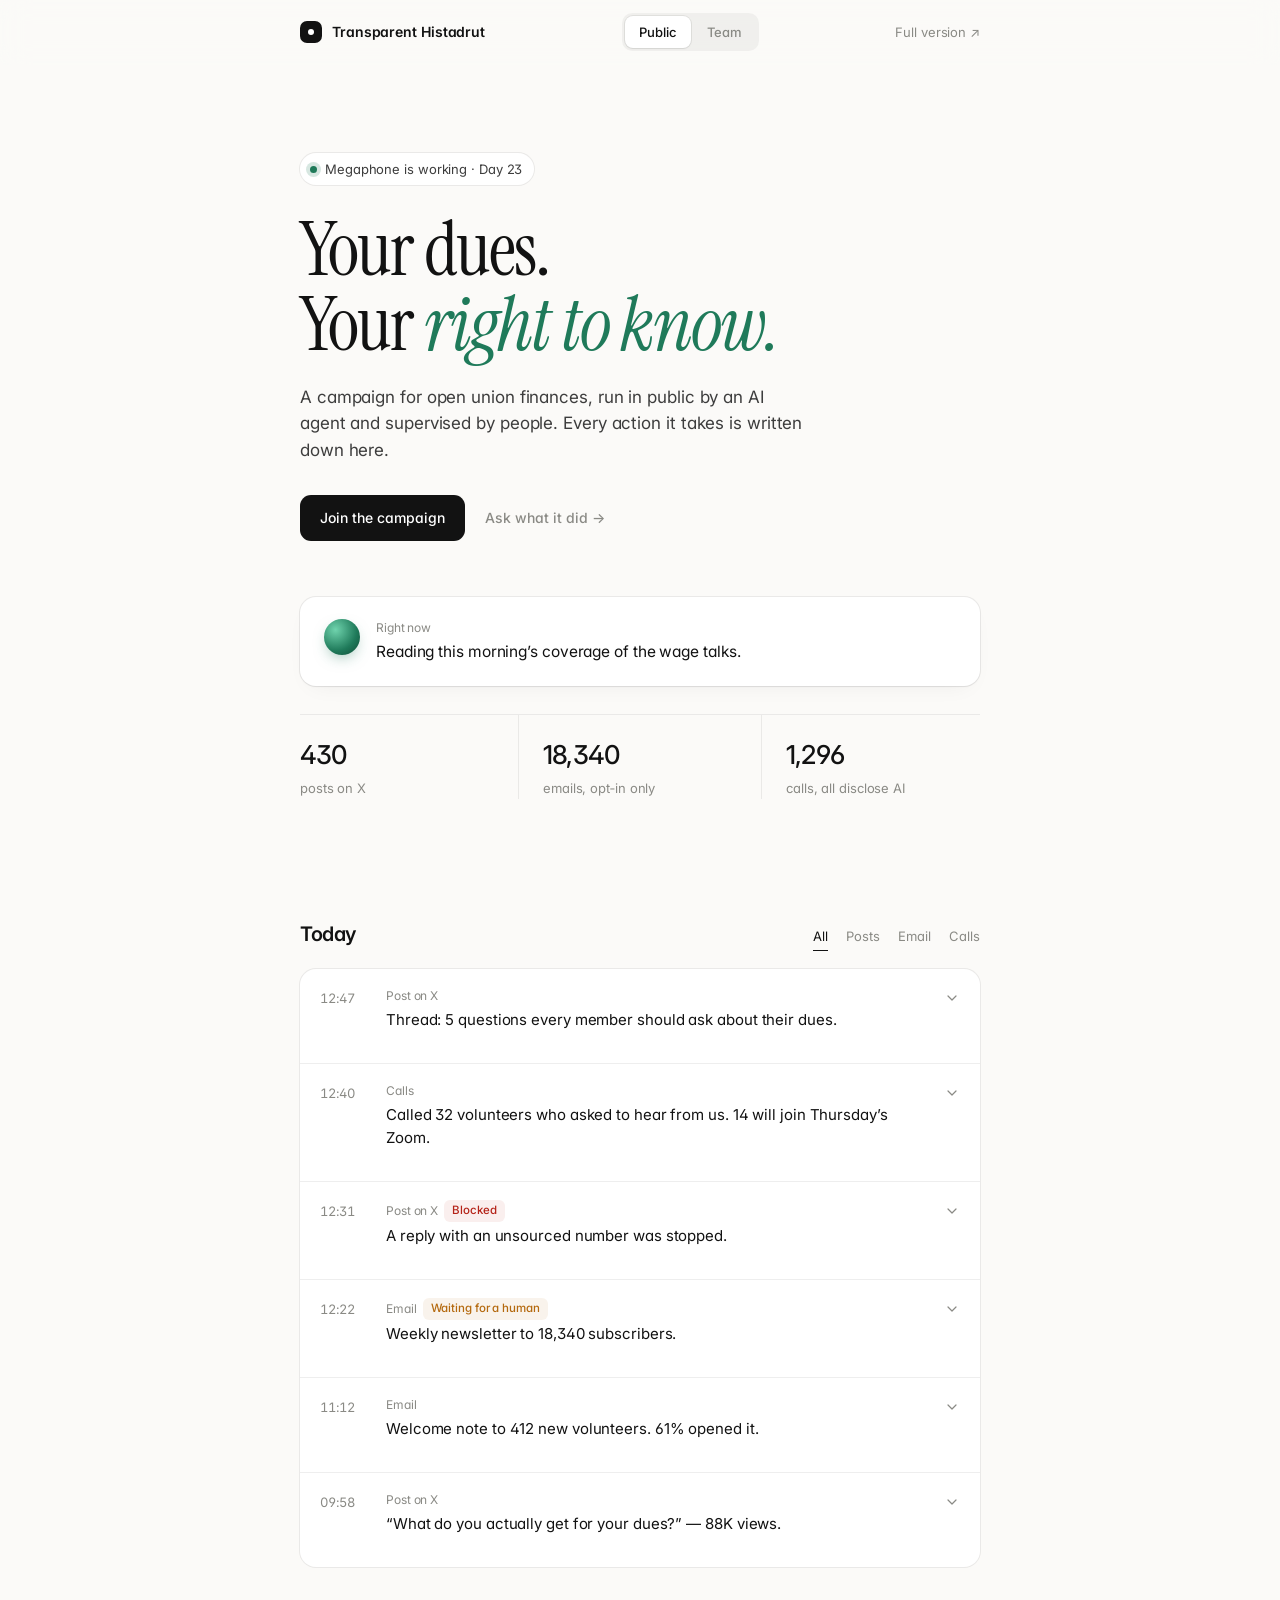
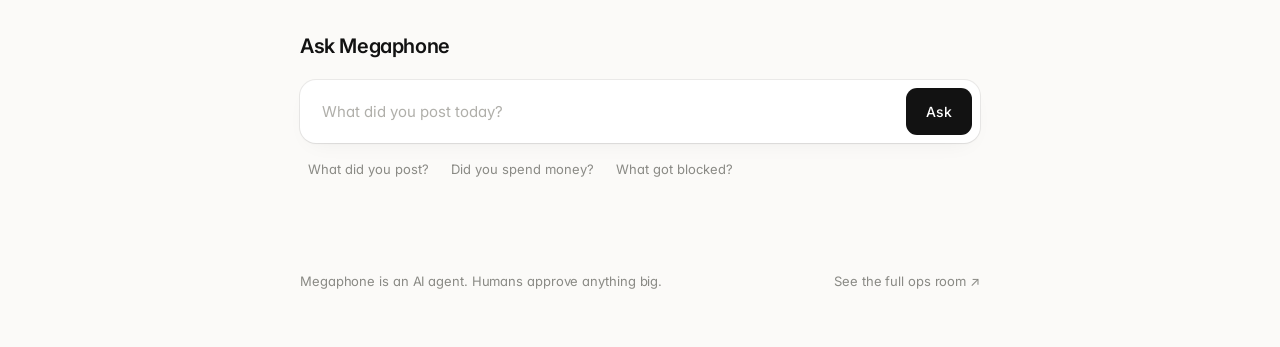
<file: calm.html>
<!DOCTYPE html>
<html lang="en">
<head>
<meta charset="UTF-8" />
<meta name="viewport" content="width=device-width, initial-scale=1.0" />
<title>Transparent Histadrut</title>
<link rel="preconnect" href="https://fonts.googleapis.com" />
<link rel="preconnect" href="https://fonts.gstatic.com" crossorigin />
<link href="https://fonts.googleapis.com/css2?family=Inter:wght@400;500;600&family=Instrument+Serif:ital@0;1&display=swap" rel="stylesheet" />
<style>
  :root {
    --bg: #fbfaf8;
    --surface: #ffffff;
    --ink: #121212;
    --ink-2: #3d3d3d;
    --muted: #8a8a85;
    --line: rgba(18, 18, 18, 0.07);
    --line-strong: rgba(18, 18, 18, 0.12);
    --accent: #1f7a5a;
    --accent-soft: rgba(31, 122, 90, 0.08);
    --warn: #b4690e;
    --warn-soft: rgba(180, 105, 14, 0.08);
    --stop: #b42318;
    --radius: 16px;
    --shadow: 0 1px 2px rgba(18,18,18,0.04), 0 8px 24px -12px rgba(18,18,18,0.08);
    --ease: cubic-bezier(.2,.7,.2,1);
    --mono: ui-monospace, SFMono-Regular, Menlo, Consolas, monospace;
  }
  * { box-sizing: border-box; }
  [hidden] { display: none !important; }
  html { -webkit-font-smoothing: antialiased; }
  body {
    margin: 0;
    background: var(--bg);
    color: var(--ink);
    font: 15px/1.55 'Inter', system-ui, sans-serif;
    font-feature-settings: 'cv11', 'ss01';
    letter-spacing: -0.006em;
  }
  button, input, textarea, select { font: inherit; color: inherit; }
  button { cursor: pointer; }
  button:disabled { cursor: default; }
  a { color: inherit; }
  :focus-visible { outline: 2px solid var(--accent); outline-offset: 2px; }

  .container { width: min(680px, calc(100% - 40px)); margin: 0 auto; }

  /* ---------- top bar ---------- */
  .top {
    position: sticky; top: 0; z-index: 10;
    background: rgba(251, 250, 248, 0.82);
    backdrop-filter: saturate(1.4) blur(14px);
    border-bottom: 1px solid transparent;
    transition: border-color .3s;
  }
  .top.scrolled { border-bottom-color: var(--line); }
  .top .container { display: flex; align-items: center; justify-content: space-between; height: 64px; }
  .brand { display: flex; align-items: center; gap: 10px; font-weight: 600; font-size: 14px; }
  .brand-mark {
    width: 22px; height: 22px; border-radius: 7px; background: var(--ink);
    display: grid; place-items: center;
  }
  .brand-mark::after { content: ''; width: 6px; height: 6px; border-radius: 50%; background: #fff; }

  .seg {
    display: inline-flex; padding: 3px; gap: 2px;
    background: rgba(18,18,18,0.045); border-radius: 10px;
  }
  .seg button {
    border: 0; background: transparent; padding: 6px 14px; border-radius: 8px;
    font-size: 13px; font-weight: 500; color: var(--muted);
    transition: all .2s var(--ease);
  }
  .seg button.on { background: var(--surface); color: var(--ink); box-shadow: 0 1px 2px rgba(0,0,0,.06), 0 0 0 1px var(--line); }

  .quiet-link { font-size: 13px; color: var(--muted); text-decoration: none; }
  .quiet-link:hover { color: var(--ink); }

  /* ---------- views ---------- */
  .view { display: none; animation: rise .5s var(--ease); }
  .view.on { display: block; }
  @keyframes rise { from { opacity: 0; transform: translateY(6px); } to { opacity: 1; transform: none; } }

  /* ---------- hero ---------- */
  .hero { padding: 88px 0 56px; }
  .status {
    display: inline-flex; align-items: center; gap: 8px;
    font-size: 13px; color: var(--ink-2);
    padding: 6px 12px 6px 10px; border-radius: 999px;
    background: var(--surface); box-shadow: 0 0 0 1px var(--line);
  }
  .dot { width: 7px; height: 7px; border-radius: 50%; background: var(--accent); position: relative; flex-shrink: 0; }
  .dot::after {
    content: ''; position: absolute; inset: -4px; border-radius: 50%;
    background: var(--accent); opacity: .18; animation: breathe 3.2s ease-in-out infinite;
  }
  .dot.paused { background: var(--muted); }
  .dot.paused::after { display: none; }
  @keyframes breathe { 0%,100% { transform: scale(.6); opacity: .25; } 50% { transform: scale(1.15); opacity: 0; } }

  h1 {
    font-family: 'Instrument Serif', Georgia, serif;
    font-weight: 400;
    font-size: clamp(48px, 9vw, 76px);
    line-height: 0.98;
    letter-spacing: -0.025em;
    margin: 28px 0 22px;
  }
  h1 em { font-style: italic; color: var(--accent); }
  .lede { font-size: 17px; color: var(--ink-2); max-width: 46ch; margin: 0 0 32px; }

  .actions { display: flex; gap: 10px; align-items: center; flex-wrap: wrap; }
  .btn {
    border: 0; border-radius: 11px; padding: 12px 20px; font-size: 14px; font-weight: 500;
    transition: transform .15s var(--ease), background .2s, box-shadow .2s, opacity .2s;
    display: inline-flex; align-items: center; gap: 8px; text-decoration: none;
  }
  .btn:active { transform: scale(.98); }
  .btn:disabled { opacity: .6; transform: none; }
  .btn.sm { padding: 8px 14px; font-size: 13px; border-radius: 9px; }
  .btn-dark { background: var(--ink); color: #fff; }
  .btn-dark:hover { background: #2a2a2a; }
  .btn-light { background: var(--surface); color: var(--ink); box-shadow: 0 0 0 1px var(--line-strong); }
  .btn-light:hover { box-shadow: 0 0 0 1px rgba(18,18,18,.22); }
  .btn-green { background: var(--accent); color: #fff; }
  .btn-green:hover { background: #18684c; }
  .btn-text { background: none; color: var(--muted); padding: 12px 10px; }
  .btn-text:hover { color: var(--ink); }
  .link-btn {
    border: 0; background: none; padding: 2px 0; font-size: 13px; color: var(--muted);
    text-decoration: underline; text-underline-offset: 3px; text-decoration-color: var(--line-strong);
    transition: color .2s;
  }
  .link-btn:hover { color: var(--ink); }

  /* ---------- now card ---------- */
  .now {
    margin-top: 56px; background: var(--surface); border-radius: var(--radius);
    box-shadow: var(--shadow), 0 0 0 1px var(--line); padding: 22px 24px;
    display: grid; grid-template-columns: auto 1fr; gap: 16px; align-items: start;
  }
  .orb {
    width: 36px; height: 36px; border-radius: 50%;
    background: radial-gradient(circle at 32% 30%, #6fd3ad, var(--accent) 60%, #0f4a35);
    box-shadow: 0 6px 16px -6px rgba(31,122,90,.6);
  }
  .now-label { font-size: 12px; color: var(--muted); margin-bottom: 3px; }
  .now-text { font-size: 15.5px; color: var(--ink); transition: opacity .45s var(--ease); min-height: 24px; }
  .now-text.fade { opacity: 0; }

  .numbers { display: flex; margin-top: 28px; border-top: 1px solid var(--line); }
  .num { flex: 1; padding: 20px 0 0; }
  .num + .num { padding-left: 24px; border-left: 1px solid var(--line); margin-left: 24px; }
  .num b { display: block; font-size: 26px; font-weight: 500; letter-spacing: -0.03em; }
  .num span { font-size: 13px; color: var(--muted); }

  /* ---------- sections ---------- */
  .section { padding: 64px 0 0; }
  .section-head { display: flex; justify-content: space-between; align-items: baseline; margin-bottom: 18px; }
  .section-head h2 { font-size: 20px; font-weight: 600; letter-spacing: -0.02em; margin: 0; }
  .tabs { display: flex; gap: 18px; }
  .tabs button {
    border: 0; background: none; padding: 4px 0; font-size: 13px; color: var(--muted);
    border-bottom: 1.5px solid transparent; transition: all .2s;
  }
  .tabs button:hover { color: var(--ink-2); }
  .tabs button.on { color: var(--ink); border-bottom-color: var(--ink); }

  .list { background: var(--surface); border-radius: var(--radius); box-shadow: 0 0 0 1px var(--line); overflow: hidden; }
  .row {
    display: grid; grid-template-columns: 52px 1fr auto; gap: 14px; align-items: start;
    padding: 18px 20px; border-top: 1px solid var(--line); cursor: pointer;
    transition: background .2s;
  }
  .row:first-child { border-top: 0; }
  .row:hover { background: rgba(18,18,18,0.015); }
  .row-time { font-size: 13px; color: var(--muted); padding-top: 1px; font-variant-numeric: tabular-nums; }
  .row-kind { font-size: 12px; color: var(--muted); margin-bottom: 2px; }
  .row-title { font-size: 15px; color: var(--ink); }
  .row-chev { color: var(--muted); transition: transform .3s var(--ease); padding-top: 2px; }
  .row.open .row-chev { transform: rotate(180deg); }
  .row-more {
    grid-column: 2 / 4; max-height: 0; overflow: hidden; opacity: 0;
    transition: max-height .4s var(--ease), opacity .3s, margin .3s;
    font-size: 14px; color: var(--ink-2);
  }
  .row.open .row-more { max-height: 200px; opacity: 1; margin-top: 6px; }
  .src { display: inline-block; margin-top: 10px; font-size: 12px; color: var(--muted); }
  .tag {
    display: inline-block; font-size: 11.5px; font-weight: 500; padding: 2px 8px; border-radius: 6px; margin-left: 6px;
    vertical-align: 1px;
  }
  .tag.wait { color: var(--warn); background: var(--warn-soft); }
  .tag.block { color: var(--stop); background: rgba(180,35,24,.07); }

  /* ---------- ask ---------- */
  .ask {
    background: var(--surface); border-radius: var(--radius); box-shadow: var(--shadow), 0 0 0 1px var(--line);
    padding: 8px;
  }
  .ask form { display: flex; gap: 8px; }
  .ask input {
    flex: 1; border: 0; outline: 0; background: transparent; padding: 12px 14px; font-size: 15px;
  }
  .ask input::placeholder { color: #b0afaa; }
  .hints { display: flex; gap: 6px; flex-wrap: wrap; margin-top: 12px; }
  .hints button {
    border: 0; background: none; font-size: 13px; color: var(--muted); padding: 4px 8px; border-radius: 8px;
  }
  .hints button:hover { color: var(--ink); background: rgba(18,18,18,0.04); }
  .answer {
    margin-top: 14px; padding: 18px 20px; background: var(--surface); border-radius: var(--radius);
    box-shadow: 0 0 0 1px var(--line); display: none; animation: rise .4s var(--ease);
  }
  .answer.on { display: block; }
  .answer-q { font-size: 13px; color: var(--muted); margin-bottom: 8px; }
  .answer-a { font-size: 15px; }
  .answer-ref { margin-top: 12px; font-size: 12px; color: var(--muted); }

  footer { padding: 88px 0 56px; font-size: 13px; color: var(--muted); display: flex; justify-content: space-between; gap: 20px; flex-wrap: wrap; }

  /* ---------- team: bar + nav ---------- */
  .team-bar {
    position: sticky; top: 64px; z-index: 9;
    background: rgba(251, 250, 248, 0.88);
    backdrop-filter: saturate(1.4) blur(14px);
    border-bottom: 1px solid var(--line);
  }
  .team-bar .container { display: flex; align-items: center; justify-content: space-between; gap: 10px 24px; flex-wrap: wrap; padding: 12px 0; }
  .team-status { display: flex; align-items: center; gap: 9px; font-size: 13px; color: var(--ink-2); }
  .team-status.is-paused #team-state { color: var(--warn); }
  .pause-btn {
    border: 0; background: var(--surface); box-shadow: 0 0 0 1px var(--line-strong); border-radius: 999px;
    padding: 3px 11px; font-size: 12.5px; color: var(--ink-2); transition: box-shadow .2s, color .2s;
  }
  .pause-btn:hover { color: var(--ink); box-shadow: 0 0 0 1px rgba(18,18,18,.22); }
  .team-nav { gap: 16px; overflow-x: auto; scrollbar-width: none; }
  .team-nav::-webkit-scrollbar { display: none; }
  .team-nav button { white-space: nowrap; display: inline-flex; align-items: center; gap: 6px; }
  .count {
    font-size: 10.5px; font-weight: 600; min-width: 17px; height: 17px; padding: 0 5px; border-radius: 999px;
    background: var(--accent); color: #fff; display: inline-grid; place-items: center; line-height: 1;
  }

  .pane { display: none; }
  .pane.on { display: block; animation: rise .45s var(--ease); }
  .pane-head { padding: 56px 0 28px; }
  .pane-head h1 { font-size: clamp(36px, 6vw, 48px); margin: 0 0 8px; }
  .pane-head p { margin: 0; color: var(--ink-2); }
  .sub-head { display: flex; justify-content: space-between; align-items: baseline; gap: 12px; margin: 44px 0 12px; }
  .pane-head + .sub-head { margin-top: 0; }
  .sub-head h2 { font-size: 16px; font-weight: 600; letter-spacing: -0.01em; margin: 0; }
  .sub-head span { font-size: 13px; color: var(--muted); }
  .card-pad { padding: 20px; }
  .line-top { border-top: 1px solid var(--line); }
  .hint { font-size: 13.5px; color: var(--muted); margin: 0; }
  .mono { font-family: var(--mono); font-size: 12px; }
  .empty { padding: 36px 20px; text-align: center; color: var(--muted); font-size: 14px; }
  .row-actions { display: flex; align-items: center; gap: 10px; margin-top: 14px; }
  .row-actions .spacer { flex: 1; }

  .field {
    width: 100%; border: 0; background: var(--bg); border-radius: 12px; padding: 14px 16px;
    font-size: 14.5px; line-height: 1.55; color: var(--ink); box-shadow: inset 0 0 0 1px var(--line-strong);
    outline: none; resize: vertical; transition: box-shadow .2s;
  }
  .field:focus { box-shadow: inset 0 0 0 1.5px var(--accent); }

  /* ---------- team: inbox ---------- */
  .greet { padding: 56px 0 28px; }
  .greet h1 { font-size: clamp(40px, 7vw, 56px); margin: 0 0 10px; }
  .greet-row { display: flex; justify-content: space-between; align-items: baseline; gap: 12px; }
  .greet p { margin: 0; color: var(--ink-2); font-size: 16px; }

  .focus {
    background: var(--surface); border-radius: 20px; box-shadow: var(--shadow), 0 0 0 1px var(--line);
    padding: 28px; transition: opacity .3s var(--ease), transform .3s var(--ease);
  }
  .focus.leave { opacity: 0; transform: translateX(24px); }
  .focus-top { display: flex; justify-content: space-between; align-items: center; gap: 12px; margin-bottom: 18px; }
  .pill { font-size: 12px; font-weight: 500; padding: 4px 10px; border-radius: 999px; background: rgba(18,18,18,0.05); color: var(--ink-2); white-space: nowrap; }
  .pill.sm { font-size: 11.5px; padding: 2px 8px; }
  .pill.warn { color: var(--warn); background: var(--warn-soft); }
  .pill.stop { color: var(--stop); background: rgba(180,35,24,.07); }
  .pill.ok { color: var(--accent); background: var(--accent-soft); }
  .progress { display: flex; gap: 5px; }
  .progress i { width: 18px; height: 3px; border-radius: 3px; background: rgba(18,18,18,0.1); transition: background .3s; }
  .progress i.done { background: var(--ink); }
  .progress i.cur { background: var(--accent); }
  .focus h3 { font-size: 22px; font-weight: 600; letter-spacing: -0.02em; margin: 0 0 6px; }
  .focus .why { color: var(--ink-2); margin: 0 0 20px; }
  .preview {
    background: var(--bg); border-radius: 12px; padding: 18px 20px; font-size: 14.5px; color: var(--ink-2);
    white-space: pre-wrap; margin-bottom: 22px; box-shadow: inset 0 0 0 1px var(--line);
  }
  .preview .big { font-size: 34px; font-weight: 500; letter-spacing: -0.03em; color: var(--ink); white-space: normal; }
  .preview .sub { font-size: 13px; color: var(--muted); white-space: normal; margin-top: 2px; }
  .preview .subject { font-weight: 600; color: var(--ink); margin-bottom: 8px; white-space: normal; }
  .preview mark { background: rgba(180,35,24,.1); color: var(--stop); border-radius: 4px; padding: 0 3px; }
  .policy-note {
    display: flex; gap: 10px; align-items: flex-start; font-size: 13px; color: var(--stop);
    background: rgba(180,35,24,.05); border-radius: 10px; padding: 10px 12px; margin: -10px 0 22px;
  }
  .policy-note svg { flex-shrink: 0; margin-top: 1px; }
  .edit-area { display: grid; gap: 10px; margin-bottom: 22px; }
  .search-lines {
    font: 12.5px/1.75 var(--mono); color: var(--ink-2); background: var(--bg); border-radius: 12px;
    padding: 14px 16px; box-shadow: inset 0 0 0 1px var(--line); min-height: 96px;
  }
  .search-lines div { animation: rise .35s var(--ease); }
  .search-lines .muted { color: var(--muted); font-family: 'Inter', system-ui, sans-serif; font-size: 13px; }
  .spin {
    width: 12px; height: 12px; border-radius: 50%; border: 1.5px solid currentColor; border-right-color: transparent;
    display: inline-block; animation: spin .8s linear infinite; vertical-align: -1px;
  }
  @keyframes spin { to { transform: rotate(360deg); } }
  .focus-actions { display: flex; gap: 8px; flex-wrap: wrap; }
  .focus-actions .spacer { flex: 1; }
  .meta-line { margin-top: 18px; font-size: 12.5px; color: var(--muted); }

  .q-row {
    width: 100%; display: grid; grid-template-columns: auto 1fr auto; gap: 12px; align-items: center; text-align: left;
    border: 0; border-top: 1px solid var(--line); background: none; padding: 14px 18px; transition: background .2s;
  }
  .q-row:first-child { border-top: 0; }
  .q-row:hover { background: rgba(18,18,18,.015); }
  .q-title { font-size: 14.5px; }
  .q-meta { font-size: 12.5px; color: var(--muted); }

  .clear { text-align: center; padding: 56px 24px; }
  .check {
    width: 48px; height: 48px; border-radius: 50%; margin: 0 auto 16px; background: var(--accent-soft);
    display: grid; place-items: center; color: var(--accent);
  }
  .clear h3 { font-size: 20px; margin: 0 0 4px; }
  .clear p { color: var(--muted); margin: 0 0 14px; }

  /* ---------- team: generic cards ---------- */
  .card { background: var(--surface); border-radius: var(--radius); box-shadow: 0 0 0 1px var(--line); }
  .setting { display: flex; align-items: center; justify-content: space-between; gap: 16px; padding: 18px 20px; border-top: 1px solid var(--line); }
  .setting:first-child { border-top: 0; }
  .setting-name { font-size: 15px; }
  .setting-desc { font-size: 13px; color: var(--muted); }

  .mini-seg { display: inline-flex; padding: 2px; background: rgba(18,18,18,0.045); border-radius: 8px; flex-shrink: 0; }
  .mini-seg button { border: 0; background: none; padding: 5px 11px; font-size: 12.5px; border-radius: 6px; color: var(--muted); transition: all .2s; }
  .mini-seg button.on { background: var(--surface); color: var(--ink); box-shadow: 0 1px 2px rgba(0,0,0,.06), 0 0 0 1px var(--line); }

  .switch { width: 42px; height: 24px; border-radius: 999px; background: var(--accent); border: 0; position: relative; transition: background .25s; flex-shrink: 0; }
  .switch::after { content: ''; position: absolute; top: 3px; left: 21px; width: 18px; height: 18px; border-radius: 50%; background: #fff; transition: left .25s var(--ease); box-shadow: 0 1px 2px rgba(0,0,0,.2); }
  .switch.off { background: rgba(18,18,18,0.18); }
  .switch.off::after { left: 3px; }
  .switch.sm { width: 34px; height: 20px; }
  .switch.sm::after { width: 14px; height: 14px; left: 17px; }
  .switch.sm.off::after { left: 3px; }

  .bar { height: 6px; border-radius: 6px; background: rgba(18,18,18,0.06); overflow: hidden; margin-top: 12px; }
  .bar i { display: block; height: 100%; background: var(--ink); border-radius: 6px; transition: width .6s var(--ease); }
  .bar i.over { background: var(--warn); }
  .budget { padding: 22px 20px; }
  .budget-top { display: flex; justify-content: space-between; align-items: baseline; gap: 12px; }
  .budget-top b { font-size: 26px; font-weight: 500; letter-spacing: -0.03em; }
  .budget-top span { font-size: 13px; color: var(--muted); }

  .stepper { display: inline-flex; align-items: center; border-radius: 9px; box-shadow: 0 0 0 1px var(--line-strong); background: var(--surface); flex-shrink: 0; }
  .stepper button { border: 0; background: none; width: 30px; height: 30px; font-size: 16px; line-height: 1; color: var(--ink-2); border-radius: 8px; }
  .stepper button:hover:not(:disabled) { background: rgba(18,18,18,.04); }
  .stepper button:disabled { opacity: .3; }
  .stepper output { min-width: 56px; text-align: center; font-size: 13px; font-variant-numeric: tabular-nums; }
  .stepper.big button { width: 38px; height: 38px; }
  .stepper.big output { min-width: 72px; font-size: 16px; font-weight: 500; }

  /* ---------- team: log ---------- */
  .filters { display: flex; flex-direction: column; gap: 14px; margin-bottom: 16px; }
  .chips { display: flex; gap: 6px; flex-wrap: wrap; }
  .chips button {
    border: 0; background: none; font-size: 12.5px; color: var(--muted); padding: 4px 11px; border-radius: 999px;
    box-shadow: 0 0 0 1px var(--line); transition: all .2s;
  }
  .chips button:hover { color: var(--ink-2); }
  .chips button.on { color: var(--ink); background: var(--surface); box-shadow: 0 0 0 1px var(--line-strong); }
  .log-item { border-top: 1px solid var(--line); }
  .log-item:first-child { border-top: 0; }
  .log-row {
    width: 100%; display: grid; grid-template-columns: 44px 72px 1fr auto; gap: 12px; align-items: baseline; text-align: left;
    border: 0; background: none; padding: 14px 18px; transition: background .2s;
  }
  .log-row:hover, .log-item.open .log-row { background: rgba(18,18,18,.015); }
  .log-tool { font-size: 13px; color: var(--muted); }
  .log-tool-m { display: none; color: var(--muted); }
  .log-title { font-size: 14.5px; min-width: 0; }
  .log-more { padding: 6px 18px 20px 74px; animation: rise .3s var(--ease); background: rgba(18,18,18,.015); }
  .kv { display: grid; grid-template-columns: 64px 1fr; gap: 10px 14px; margin: 0; font-size: 14px; }
  .kv dt { color: var(--muted); font-size: 13px; padding-top: 1px; }
  .kv dd { margin: 0; color: var(--ink-2); min-width: 0; }
  .code {
    margin: 0; font: 12.5px/1.6 var(--mono); background: var(--surface); border-radius: 10px; padding: 12px 14px;
    box-shadow: inset 0 0 0 1px var(--line); overflow-x: auto; white-space: pre; color: var(--ink-2);
  }
  .log-more .link-btn { margin-top: 14px; }
  .log-foot { margin-top: 12px; font-size: 12.5px; color: var(--muted); }

  /* ---------- team: brain ---------- */
  .prompt { font: 13px/1.65 var(--mono); min-height: 300px; }
  .dirty { font-size: 12.5px; color: var(--warn); }
  .ver { display: grid; grid-template-columns: 44px 1fr auto; gap: 12px; align-items: center; padding: 14px 20px; border-top: 1px solid var(--line); }
  .ver:first-child { border-top: 0; }
  .ver b { font-weight: 600; font-size: 14px; font-variant-numeric: tabular-nums; }
  .ver-note { font-size: 14px; }
  .ver-meta { font-size: 12.5px; color: var(--muted); }
  .edit-list { list-style: none; margin: 0; padding: 0; }
  .edit-list li { display: flex; gap: 12px; align-items: flex-start; justify-content: space-between; padding: 13px 20px; border-top: 1px solid var(--line); font-size: 14.5px; }
  .edit-list li:first-child { border-top: 0; }
  .edit-list li.muted-li { color: var(--muted); }
  .x-btn {
    border: 0; background: none; color: var(--muted); width: 28px; height: 28px; border-radius: 8px;
    display: grid; place-items: center; flex-shrink: 0; margin: -3px -6px 0 0; transition: all .2s;
  }
  .x-btn:hover { color: var(--stop); background: rgba(180,35,24,.06); }
  .add-row { display: flex; gap: 8px; padding: 12px; border-top: 1px solid var(--line); }
  .add-row .field { padding: 9px 14px; }
  .voice { padding: 22px 20px; }
  .slider-row + .slider-row { margin-top: 20px; }
  .slider-row label { font-size: 14.5px; }
  .range-labels { display: flex; justify-content: space-between; font-size: 12.5px; color: var(--muted); margin-top: 8px; }
  input[type=range] { width: 100%; -webkit-appearance: none; appearance: none; height: 4px; border-radius: 4px; background: rgba(18,18,18,0.1); outline: none; margin-top: 14px; display: block; }
  input[type=range]:focus-visible { outline: 2px solid var(--accent); outline-offset: 6px; }
  input[type=range]::-webkit-slider-thumb { -webkit-appearance: none; width: 20px; height: 20px; border-radius: 50%; background: #fff; box-shadow: 0 0 0 1px var(--line-strong), 0 2px 6px rgba(0,0,0,.12); cursor: pointer; }
  input[type=range]::-moz-range-thumb { width: 20px; height: 20px; border-radius: 50%; background: #fff; border: 1px solid var(--line-strong); }
  .sample-q { font-size: 13px; color: var(--muted); margin-top: 26px; }
  .voice-sample { margin-top: 8px; padding: 16px 18px; background: var(--bg); border-radius: 12px; font-size: 14.5px; color: var(--ink-2); box-shadow: inset 0 0 0 1px var(--line); }
  .src-chip { display: inline-block; font-size: 11.5px; color: var(--accent); background: var(--accent-soft); padding: 1px 7px; border-radius: 6px; vertical-align: 1px; }

  /* ---------- team: tools ---------- */
  .tool { padding: 18px 20px; border-top: 1px solid var(--line); }
  .tool:first-child { border-top: 0; }
  .tool-top { display: flex; justify-content: space-between; align-items: center; gap: 16px; }
  .tool-use { display: flex; align-items: center; gap: 14px; margin-top: 14px; transition: opacity .2s; }
  .tool.is-off .tool-use { opacity: .4; }
  .tool-use .bar { flex: 1; margin-top: 0; }
  .use-label { font-size: 12.5px; color: var(--muted); font-variant-numeric: tabular-nums; white-space: nowrap; }
  .mode-key { font-size: 12.5px; color: var(--muted); margin-top: 12px; }
  .store-row { display: flex; align-items: center; justify-content: space-between; gap: 16px; padding: 16px 20px; border-top: 1px solid var(--line); }
  .store-row:first-child { border-top: 0; }
  .store-info { display: flex; gap: 12px; align-items: center; min-width: 0; }
  .logo {
    width: 34px; height: 34px; border-radius: 10px; background: var(--bg); box-shadow: inset 0 0 0 1px var(--line);
    display: grid; place-items: center; font-size: 12px; font-weight: 600; color: var(--ink-2); flex-shrink: 0;
  }
  .connected { font-size: 13px; color: var(--accent); display: inline-flex; align-items: center; gap: 6px; padding: 8px 4px; white-space: nowrap; }

  /* ---------- team: budget ---------- */
  .callout {
    display: flex; justify-content: space-between; align-items: center; gap: 12px; margin-top: 16px;
    padding: 14px 18px; border-radius: 14px; background: var(--warn-soft); color: var(--ink-2); font-size: 14px;
  }
  .card-split { display: grid; grid-template-columns: 1fr 1fr; gap: 28px; padding: 20px; align-items: center; }
  .vcard {
    aspect-ratio: 1.586; border-radius: 14px; padding: 18px; color: #fff;
    background:
      radial-gradient(120% 140% at 100% 0%, rgba(111,211,173,.28), transparent 52%),
      linear-gradient(160deg, #1f1f1f, #0d0d0d);
    display: flex; flex-direction: column; justify-content: space-between;
    box-shadow: 0 14px 30px -18px rgba(0,0,0,.55); font-size: 11px; letter-spacing: .03em;
  }
  .vcard-top, .vcard-bot { display: flex; justify-content: space-between; gap: 8px; }
  .vcard-top span:first-child, .vcard-bot { opacity: .7; }
  .vcard-net { font-weight: 600; font-style: italic; font-size: 13px; letter-spacing: .04em; }
  .vcard-num { font-size: 18px; letter-spacing: .14em; font-variant-numeric: tabular-nums; }
  .auto-box .stepper { margin-top: 14px; }
  .ledger-row { display: grid; grid-template-columns: 1fr auto; gap: 4px 16px; padding: 14px 20px; border-top: 1px solid var(--line); align-items: start; }
  .ledger-row:first-child { border-top: 0; }
  .ledger-vendor { font-size: 14.5px; }
  .ledger-desc { font-size: 13px; color: var(--muted); }
  .ledger-row .link-btn { margin-top: 4px; color: var(--warn); }
  .ledger-side { display: flex; flex-direction: column; align-items: flex-end; gap: 4px; }
  .ledger-amt { font-size: 14.5px; font-variant-numeric: tabular-nums; }
  .ledger-amt.struck { text-decoration: line-through; color: var(--muted); }
  .rule { display: flex; justify-content: space-between; gap: 16px; align-items: center; padding: 14px 20px; border-top: 1px solid var(--line); font-size: 14.5px; }
  .rule:first-child { border-top: 0; }

  /* ---------- team: calls ---------- */
  .call-row {
    width: 100%; display: grid; grid-template-columns: 1fr auto auto; gap: 14px; align-items: center; text-align: left;
    border: 0; border-top: 1px solid var(--line); background: none; padding: 14px 20px; transition: background .2s;
  }
  .call-row:first-child { border-top: 0; }
  .call-row:hover { background: rgba(18,18,18,.015); }
  .call-row.on { background: var(--accent-soft); }
  .call-name { font-size: 14.5px; }
  .call-meta { font-size: 12.5px; color: var(--muted); font-variant-numeric: tabular-nums; }
  .call-detail { margin-top: 16px; padding: 22px; scroll-margin-top: 140px; animation: rise .35s var(--ease); }
  .call-detail.is-empty { background: none; box-shadow: none; padding: 8px 4px; }
  .cd-head { display: flex; justify-content: space-between; align-items: flex-start; gap: 12px; }
  .cd-head h3 { margin: 0 0 2px; font-size: 20px; font-weight: 600; letter-spacing: -.02em; }
  .cd-summary { margin: 14px 0 0; color: var(--ink-2); }
  .tag-row { display: flex; gap: 6px; flex-wrap: wrap; margin-top: 12px; }
  .tag-row span { font-size: 12px; color: var(--ink-2); background: rgba(18,18,18,.045); padding: 3px 9px; border-radius: 999px; }
  .player { display: flex; align-items: center; gap: 12px; margin-top: 20px; padding-top: 18px; border-top: 1px solid var(--line); }
  .player .bar { flex: 1; margin-top: 0; }
  .player .bar i { transition: width .1s linear; }
  .play-btn { width: 40px; height: 40px; border-radius: 50%; border: 0; background: var(--ink); color: #fff; display: grid; place-items: center; flex-shrink: 0; transition: background .2s; }
  .play-btn:hover { background: #2a2a2a; }
  .play-time { font-size: 12.5px; color: var(--muted); font-variant-numeric: tabular-nums; white-space: nowrap; }
  .player-empty { margin-top: 20px; padding-top: 18px; border-top: 1px solid var(--line); }
  .transcript { display: flex; flex-direction: column; gap: 10px; margin-top: 18px; }
  .line { max-width: 85%; animation: rise .35s var(--ease); }
  .line .who { display: block; font-size: 11.5px; color: var(--muted); margin-bottom: 3px; }
  .line p { margin: 0; padding: 10px 14px; border-radius: 14px; font-size: 14px; }
  .line.bot p { background: var(--bg); box-shadow: inset 0 0 0 1px var(--line); border-top-left-radius: 4px; }
  .line.human { align-self: flex-end; text-align: right; }
  .line.human p { background: var(--accent-soft); color: var(--ink); border-top-right-radius: 4px; text-align: left; }

  .toast {
    position: fixed; left: 50%; bottom: 28px; transform: translate(-50%, 20px); opacity: 0;
    background: var(--ink); color: #fff; padding: 11px 18px; border-radius: 12px; font-size: 14px;
    transition: all .35s var(--ease); pointer-events: none; z-index: 50; max-width: calc(100% - 32px); text-align: center;
  }
  .toast.on { opacity: 1; transform: translate(-50%, 0); }

  @media (max-width: 560px) {
    .hero { padding-top: 56px; }
    .numbers { flex-direction: column; }
    .num + .num { border-left: 0; margin-left: 0; padding-left: 0; border-top: 1px solid var(--line); margin-top: 18px; }
    .row { grid-template-columns: 44px 1fr auto; padding: 16px; }
    .section-head { flex-direction: column; gap: 10px; }
    .quiet-link { display: none; }
    .focus { padding: 22px; }
    .setting { flex-direction: column; align-items: flex-start; }

    .team-bar { position: static; }
    .team-bar .container { flex-direction: column; align-items: stretch; gap: 8px; padding: 10px 0 0; }
    .team-nav { margin: 0 -20px; padding: 0 20px 8px; }
    .greet, .pane-head { padding: 40px 0 24px; }
    .greet-row { flex-direction: column; gap: 6px; }
    .log-row { grid-template-columns: 40px 1fr auto; padding: 14px 16px; gap: 10px; }
    .log-tool { display: none; }
    .log-tool-m { display: inline; }
    .log-more { padding: 6px 16px 18px; }
    .kv { grid-template-columns: 1fr; gap: 2px; }
    .kv dd { margin-bottom: 10px; }
    .tool-top { flex-direction: column; align-items: flex-start; gap: 10px; }
    .tool-use { flex-wrap: wrap; }
    .tool-use .bar { flex-basis: 100%; }
    .use-label { flex: 1; }
    .store-row { padding: 14px 16px; }
    .card-split { grid-template-columns: 1fr; }
    .vcard { max-width: 340px; }
    .call-row { grid-template-columns: 1fr auto; padding: 14px 16px; }
    .call-dur { display: none; }
    .line { max-width: 92%; }
    .ver { grid-template-columns: 36px 1fr; }
    .ver > :last-child { grid-column: 2; justify-self: start; }
    .callout { flex-direction: column; align-items: flex-start; }
  }
  @media (prefers-reduced-motion: reduce) {
    *, *::before, *::after { animation: none !important; transition: none !important; }
  }
</style>
</head>
<body>

<div class="top" id="top">
  <div class="container">
    <div class="brand"><span class="brand-mark"></span>Transparent Histadrut</div>
    <div class="seg" role="tablist" aria-label="View">
      <button class="on" role="tab" aria-selected="true" data-view="public">Public</button>
      <button role="tab" aria-selected="false" data-view="team">Team</button>
    </div>
    <a class="quiet-link" href="./index.html">Full version ↗</a>
  </div>
</div>

<!-- ================= PUBLIC ================= -->
<main class="view on" id="view-public">
  <div class="container">
    <section class="hero">
      <span class="status"><span class="dot" id="pub-dot"></span><span id="pub-status">Megaphone is working · Day 23</span></span>
      <h1>Your dues.<br>Your <em>right to know.</em></h1>
      <p class="lede">A campaign for open union finances, run in public by an AI agent and supervised by people. Every action it takes is written down here.</p>
      <div class="actions">
        <button class="btn btn-dark" id="join-btn">Join the campaign</button>
        <button class="btn btn-text" id="ask-jump">Ask what it did →</button>
      </div>

      <div class="now">
        <div class="orb"></div>
        <div>
          <div class="now-label">Right now</div>
          <div class="now-text" id="now-text">Reading this morning’s coverage of the wage talks.</div>
        </div>
      </div>

      <div class="numbers">
        <div class="num"><b>430</b><span>posts on X</span></div>
        <div class="num"><b>18,340</b><span>emails, opt‑in only</span></div>
        <div class="num"><b>1,296</b><span>calls, all disclose AI</span></div>
      </div>
    </section>

    <section class="section">
      <div class="section-head">
        <h2>Today</h2>
        <div class="tabs" id="tabs">
          <button class="on" data-f="all">All</button>
          <button data-f="post">Posts</button>
          <button data-f="email">Email</button>
          <button data-f="call">Calls</button>
        </div>
      </div>
      <div class="list" id="feed"></div>
    </section>

    <section class="section" id="ask-section">
      <div class="section-head"><h2>Ask Megaphone</h2></div>
      <div class="ask">
        <form id="ask-form">
          <input id="ask-input" placeholder="What did you post today?" autocomplete="off" aria-label="Ask Megaphone" />
          <button class="btn btn-dark" type="submit">Ask</button>
        </form>
      </div>
      <div class="hints">
        <button data-q="What did you post today?">What did you post?</button>
        <button data-q="Did you spend money?">Did you spend money?</button>
        <button data-q="What got blocked?">What got blocked?</button>
      </div>
      <div class="answer" id="answer">
        <div class="answer-q" id="answer-q"></div>
        <div class="answer-a" id="answer-a"></div>
        <div class="answer-ref" id="answer-ref"></div>
      </div>
    </section>

    <footer>
      <span>Megaphone is an AI agent. Humans approve anything big.</span>
      <a class="quiet-link" style="display:inline" href="./index.html">See the full ops room ↗</a>
    </footer>
  </div>
</main>

<!-- ================= TEAM ================= -->
<main class="view" id="view-team">
  <div class="team-bar">
    <div class="container">
      <div class="team-status" id="team-status">
        <span class="dot" id="team-dot"></span>
        <span id="team-state">Running · Day 23</span>
        <button class="pause-btn" id="pause-btn">Pause</button>
      </div>
      <nav class="tabs team-nav" id="team-nav" aria-label="Team sections">
        <button class="on" data-tab="inbox" aria-current="page">Inbox <span class="count" id="inbox-count">5</span></button>
        <button data-tab="log">Log</button>
        <button data-tab="brain">Brain</button>
        <button data-tab="tools">Tools</button>
        <button data-tab="budget">Budget</button>
        <button data-tab="calls">Calls</button>
      </nav>
    </div>
  </div>

  <div class="container">

    <!-- ---------- Inbox ---------- -->
    <section class="pane on" id="pane-inbox" aria-label="Inbox">
      <div class="greet">
        <h1 id="greet-h">Good afternoon, Yoav.</h1>
        <div class="greet-row">
          <p id="greet-sub">5 things need you. One at a time.</p>
          <button class="link-btn" id="see-all" aria-pressed="false">See all 5</button>
        </div>
      </div>
      <div id="focus-wrap"></div>
    </section>

    <!-- ---------- Log ---------- -->
    <section class="pane" id="pane-log" aria-label="Log">
      <div class="pane-head">
        <h1>Log</h1>
        <p>Everything Megaphone did today, newest first. Open a row to see why.</p>
      </div>
      <div class="filters">
        <div class="tabs" id="log-status" role="group" aria-label="Filter by status"></div>
        <div class="chips" id="log-tools" role="group" aria-label="Filter by tool"></div>
      </div>
      <div class="list" id="log-list"></div>
      <div class="log-foot" id="log-count"></div>
    </section>

    <!-- ---------- Brain ---------- -->
    <section class="pane" id="pane-brain" aria-label="Brain">
      <div class="pane-head">
        <h1>Brain</h1>
        <p>What Megaphone believes, says, and never does.</p>
      </div>

      <div class="sub-head"><h2>System prompt</h2><span id="prompt-ver">v12</span></div>
      <div class="card card-pad">
        <textarea class="field prompt" id="prompt" rows="16" spellcheck="false" aria-label="System prompt"></textarea>
        <div class="row-actions">
          <span class="dirty" id="prompt-dirty" hidden>Unsaved changes</span>
          <span class="spacer"></span>
          <button class="btn btn-dark sm" id="prompt-save">Save</button>
        </div>
      </div>

      <div class="sub-head"><h2>Versions</h2><span>Restore loads it into the editor</span></div>
      <div class="card" id="versions"></div>

      <div class="sub-head"><h2>Core messages</h2><span>What it keeps coming back to</span></div>
      <div class="card">
        <ul class="edit-list" id="list-messages"></ul>
        <form class="add-row" id="add-messages">
          <input class="field" placeholder="Add a message" aria-label="New core message" autocomplete="off" />
          <button class="btn btn-light sm" type="submit">Add</button>
        </form>
      </div>

      <div class="sub-head"><h2>Red lines</h2><span>Never crossed, even if asked</span></div>
      <div class="card">
        <ul class="edit-list" id="list-redLines"></ul>
        <form class="add-row" id="add-redLines">
          <input class="field" placeholder="Add a red line" aria-label="New red line" autocomplete="off" />
          <button class="btn btn-light sm" type="submit">Add</button>
        </form>
      </div>

      <div class="sub-head"><h2>Voice</h2><span>How it sounds</span></div>
      <div class="card voice">
        <div class="slider-row">
          <label for="s-tone">Tone</label>
          <input type="range" min="0" max="100" value="45" id="s-tone" data-k="tone" />
          <div class="range-labels"><span>Calm</span><span>Bold</span></div>
        </div>
        <div class="slider-row">
          <label for="s-sharpness">Sharpness</label>
          <input type="range" min="0" max="100" value="50" id="s-sharpness" data-k="sharpness" />
          <div class="range-labels"><span>Gentle</span><span>Pointed</span></div>
        </div>
        <div class="slider-row">
          <label for="s-humor">Humor</label>
          <input type="range" min="0" max="100" value="30" id="s-humor" data-k="humor" />
          <div class="range-labels"><span>Serious</span><span>Playful</span></div>
        </div>
        <div class="sample-q">Sample reply to @dan_k: “The Histadrut negotiates our salaries. What more do you want?”</div>
        <div class="voice-sample" id="voice-sample" aria-live="polite"></div>
        <div class="row-actions">
          <span class="spacer"></span>
          <button class="btn btn-light sm" id="style-save">Save voice</button>
        </div>
      </div>
    </section>

    <!-- ---------- Tools ---------- -->
    <section class="pane" id="pane-tools" aria-label="Tools">
      <div class="pane-head">
        <h1>Tools</h1>
        <p>What it may do, and how much of it per day.</p>
      </div>
      <div class="card" id="tools-list"></div>
      <div class="mode-key">Off: never. Ask me: it drafts, you approve. Alone: it acts within the daily limit.</div>

      <div class="sub-head"><h2>Add a tool</h2><span>New tools start on “Ask me”</span></div>
      <div class="card" id="store"></div>
    </section>

    <!-- ---------- Budget ---------- -->
    <section class="pane" id="pane-budget" aria-label="Budget">
      <div class="pane-head">
        <h1>Budget</h1>
        <p>What it spent, what it may spend, and who said yes.</p>
      </div>
      <div class="card">
        <div class="budget">
          <div class="budget-top"><b id="b-month">₪6,681</b><span id="b-month-cap">of ₪15,000 this month</span></div>
          <div class="bar"><i id="b-month-bar"></i></div>
        </div>
        <div class="budget line-top">
          <div class="budget-top"><b id="b-day">₪120</b><span id="b-day-cap">of ₪500 today</span></div>
          <div class="bar"><i id="b-day-bar"></i></div>
        </div>
      </div>
      <div class="callout" id="b-pending" hidden></div>

      <div class="sub-head"><h2>Card &amp; auto‑pay</h2></div>
      <div class="card card-split">
        <div class="vcard" aria-label="Virtual card ending in 4821">
          <div class="vcard-top"><span>MEGAPHONE · CAMPAIGN AGENT</span><span class="vcard-net">VISA</span></div>
          <div class="vcard-num">•••• 4821</div>
          <div class="vcard-bot"><span>Virtual · Stripe Issuing</span><span>11/27</span></div>
        </div>
        <div class="auto-box">
          <div class="setting-name">Auto‑pay limit</div>
          <div class="setting-desc">It pays up to this alone, only to approved vendors. Above that, it asks you. It never sees the card number.</div>
          <div class="stepper big" role="group" aria-label="Auto-pay limit">
            <button id="b-auto-dec" aria-label="Lower auto-pay limit by ₪25">−</button>
            <output id="b-auto" aria-live="polite">₪100</output>
            <button id="b-auto-inc" aria-label="Raise auto-pay limit by ₪25">+</button>
          </div>
        </div>
      </div>

      <div class="sub-head"><h2>Spending</h2><span>Most recent first</span></div>
      <div class="card" id="ledger"></div>

      <div class="sub-head"><h2>Rules</h2></div>
      <div class="card" id="rules"></div>
    </section>

    <!-- ---------- Calls ---------- -->
    <section class="pane" id="pane-calls" aria-label="Calls">
      <div class="pane-head">
        <h1>Calls</h1>
        <p>32 calls today · 21 answered · 14 joining Thursday’s Zoom. Every call opens with “I’m an AI.”</p>
      </div>
      <div class="list" id="call-list"></div>
      <div class="card call-detail is-empty" id="call-detail"></div>
    </section>

    <footer>
      <span>Everything here is a mock. Nothing is sent.</span>
      <a class="quiet-link" style="display:inline" href="./index.html">Full version ↗</a>
    </footer>
  </div>
</main>

<div class="toast" id="toast" role="status" aria-live="polite"></div>

<script>
(() => {
  const $ = (s, r = document) => r.querySelector(s);
  const $$ = (s, r = document) => [...r.querySelectorAll(s)];
  const esc = (s) => String(s).replace(/[&<>"]/g, c => ({ '&':'&amp;','<':'&lt;','>':'&gt;','"':'&quot;' }[c]));
  const pad = (n) => String(n).padStart(2, '0');
  const nowHM = () => { const d = new Date(); return pad(d.getHours()) + ':' + pad(d.getMinutes()); };
  const ils = (n) => '₪' + Math.round(n).toLocaleString('en-US');
  const money = (n) => (n === 0 ? '₪0' : n < 10 ? '₪' + n.toFixed(2) : ils(n));
  const mmss = (s) => Math.floor(s / 60) + ':' + pad(Math.floor(s % 60));
  const clip = (s, n) => { const t = String(s).replace(/\s+/g, ' ').trim(); return t.length > n ? t.slice(0, n - 1).trimEnd() + '…' : t; };
  const reduceMotion = window.matchMedia('(prefers-reduced-motion: reduce)').matches;
  const ME = 'Yoav C.';

  const ic = (d, s = 16) => `<svg width="${s}" height="${s}" viewBox="0 0 24 24" fill="none" stroke="currentColor" stroke-width="1.8" stroke-linecap="round" stroke-linejoin="round" aria-hidden="true">${d}</svg>`;
  const svg = {
    check: ic('<path d="M20 6 9 17l-5-5"/>', 14),
    x: ic('<path d="M18 6 6 18M6 6l12 12"/>', 14),
    shield: ic('<path d="M12 22s8-4 8-10V5l-8-3-8 3v7c0 6 8 10 8 10z"/><path d="m9.5 9.5 5 5m0-5-5 5"/>', 15),
    play: '<svg width="14" height="14" viewBox="0 0 24 24" fill="currentColor" aria-hidden="true"><path d="M7 4.5v15a1 1 0 0 0 1.5.86l12-7.5a1 1 0 0 0 0-1.72l-12-7.5A1 1 0 0 0 7 4.5z"/></svg>',
    pause: '<svg width="14" height="14" viewBox="0 0 24 24" fill="currentColor" aria-hidden="true"><rect x="6" y="4" width="4" height="16" rx="1"/><rect x="14" y="4" width="4" height="16" rx="1"/></svg>',
  };

  /* ================= public data ================= */
  const feed = [
    { time: '12:47', kind: 'post', label: 'Post on X', title: 'Thread: 5 questions every member should ask about their dues.', why: 'Questions invite replies; claims invite fights. Each point links to a public source.', src: 'Annual report 2025, §4' },
    { time: '12:40', kind: 'call', label: 'Calls', title: 'Called 32 volunteers who asked to hear from us. 14 will join Thursday’s Zoom.', why: 'Opt-in list only. Every call opens with “I’m an AI.” Two people asked to be removed and were.', src: 'Call log · 32 calls' },
    { time: '12:31', kind: 'post', label: 'Post on X', title: 'A reply with an unsourced number was stopped.', tag: ['block', 'Blocked'], why: 'Rule: no factual claim without a verified source. The agent rewrote it as a question instead.', src: 'Policy · sources required' },
    { ref: 'A-1084', time: '12:22', kind: 'email', label: 'Email', title: 'Weekly newsletter to 18,340 subscribers.', tag: ['wait', 'Waiting for a human'], why: 'Emails always need a person to approve them first.', src: 'Approval queue' },
    { time: '11:12', kind: 'email', label: 'Email', title: 'Welcome note to 412 new volunteers. 61% opened it.', why: 'A quick hello right after sign-up keeps people around.', src: 'Delivered 409 / 412' },
    { time: '09:58', kind: 'post', label: 'Post on X', title: '“What do you actually get for your dues?” — 88K views.', why: 'Morning is when this audience reads. Boosted with ₪150 after a strong start, approved by Yoav.', src: 'X analytics' },
  ];

  const thoughts = [
    'Reading this morning’s coverage of the wage talks.',
    'Checking a claim against the annual report before using it.',
    'Comparing morning and afternoon posts for this audience.',
    'Drafting a reply as a question, not an accusation.',
    'Waiting for Yoav on the newsletter.',
  ];

  const qa = [
    { k: ['post', 'tweet', 'thread', 'x'], a: 'At 12:47 I posted a thread with five questions about where dues go. Every point links to a public source. It’s at 842 likes so far.', r: 'Action A‑1087 · Post on X' },
    { k: ['spend', 'money', 'pay', 'budget', 'cost'], a: 'This month I’ve spent ₪6,681 of ₪15,000. Today: a ₪49 design tool (under my ₪100 limit) and a ₪150 boost Yoav approved. A ₪350 boost is waiting.', r: 'Budget · Ledger' },
    { k: ['block', 'stop', 'source', 'wrong'], a: 'At 12:31 I drafted a reply with a percentage I couldn’t source. The policy blocked it. I rewrote it as a question.', r: 'Action A‑1085 · Blocked' },
    { k: ['call', 'phone'], a: 'I called 32 volunteers who asked to be contacted. 21 picked up, 14 are joining Thursday’s Zoom, 2 asked to be removed.', r: 'Action A‑1086 · Calls' },
    { k: ['email', 'newsletter'], a: 'The weekly newsletter is drafted and waiting for a human to approve it. I can’t send email on my own.', r: 'Action A‑1084 · Waiting' },
    { k: ['who', 'you', 'bot', 'human'], a: 'I’m Megaphone, the campaign’s AI agent. I research, post, email and call — but only within rules people set, and everything I do is listed here.', r: 'About Megaphone' },
  ];

  /* ================= team data ================= */
  const queue = [
    { id: 'P-1', actionId: 'A-1084', tool: 'email', kind: 'Email', pill: 'warn', pillText: 'Needs approval', type: 'email',
      title: 'Weekly newsletter', why: 'Highlights, Thursday’s Zoom, and one ask: share the dues thread.',
      subject: 'Week 4: one big question',
      body: 'Hi {first_name},\n\nThis week thousands of you asked the same thing: where do our dues actually go?\n\nJoin us Thursday at 20:00 to plan what’s next.\n\n— Written by Megaphone (AI), approved by our team',
      meta: '18,340 opt‑in subscribers · unsubscribe link included',
      done: 'Sent to 18,340 opt-in subscribers. Unsubscribe link included.', uses: 1,
      pub: { kind: 'email', label: 'Email', title: 'Weekly newsletter sent to 18,340 subscribers.', why: 'A person read it and approved it first. Emails always need that.', src: 'Approved by Yoav' } },
    { id: 'P-2', actionId: 'A-1083', tool: 'ads', kind: 'Payment', pill: 'warn', pillText: 'Above auto‑pay limit', type: 'payment',
      title: 'Boost the dues thread', why: 'It’s doing 3× our usual engagement. A 48‑hour boost could double reach.',
      amount: 350, sub: 'X Ads · 48 hours · Israel, ages 25–60',
      meta: 'Leaves ₪30 in today’s budget',
      done: 'Campaign live for 48 hours. Charged card •••• 4821.',
      pub: { kind: 'pay', label: 'Payment', title: '₪350 to boost the dues thread for 48 hours.', why: 'Above the auto-pay limit, so a person approved it.', src: 'Budget · Ledger' } },
    { id: 'P-3', actionId: 'A-1089', tool: 'x', kind: 'Post', pill: '', pillText: 'Over daily limit', type: 'post',
      title: 'One more post today', why: 'A Knesset committee just scheduled a hearing on union transparency. Timely.',
      text: 'The Knesset Labor Committee will discuss union financial transparency next Tuesday.\n\nWe’ll be there. What would you ask them?',
      meta: 'Post 13 of a 12‑post day',
      done: 'Posted from @TransparentHist.', uses: 1,
      pub: { kind: 'post', label: 'Post on X', why: 'Over the daily limit, so a person approved it. Timely: the hearing was just announced.', src: 'Knesset agenda' } },
    { id: 'P-4', actionId: 'A-1090', tool: 'calls', kind: 'Calls', pill: '', pillText: 'Needs approval', type: 'call',
      title: 'Evening calls to 80 supporters', why: 'Invite them to Thursday’s Zoom and the petition. 18:00–20:30 only.',
      text: '“Hi {name}, this is Megaphone, an AI assistant for Transparent Histadrut. You asked to hear from us — do you have a minute?”',
      meta: 'Opt‑in list · est. ₪96',
      done: 'Scheduled for 18:00–20:30. 80 people on the opt-in list.',
      pub: { kind: 'call', label: 'Calls', title: 'Evening calls to 80 supporters who asked to hear from us.', why: 'Opt-in list only, 18:00–20:30. Every call opens with “I’m an AI.”', src: 'Approved by Yoav' } },
    { id: 'P-5', actionId: 'A-1085', tool: 'x', kind: 'Reply', pill: 'stop', pillText: 'Blocked', type: 'post', blocked: true,
      title: 'Reply with an unsourced number', why: 'Someone asked how much of their dues goes to politics. It answered with an estimate.',
      text: 'Roughly 40% of dues go to political activity. That’s outrageous.', flag: '40%',
      rule: '“40%” is a factual claim with no verified source. Also flagged: charged language (“outrageous”).',
      meta: 'Reply to @user_8812',
      done: 'Reply posted to @user_8812.', uses: 1,
      pub: { kind: 'post', label: 'Reply on X', why: 'First draft was blocked for an unsourced number. Rewritten as a sourced question, then approved.', src: 'Annual report 2025, §4' } },
  ];

  const log = [
    { id: 'A-1090', time: '12:58', tool: 'calls', title: 'Evening call round: 80 supporters who opted in', status: 'pending', policy: 'approval', cost: 0, tokens: 3100,
      why: 'Invite supporters to Thursday’s Zoom and ask about the petition. Calling window 18:00–20:30 only.',
      input: { list: 'supporters_optin_calls', count: 80, script: 'zoom_invite_v2', window: '18:00-20:30', disclose_ai: true },
      output: 'Waiting for approval. Calls always need a person.' },
    { id: 'A-1089', time: '12:55', tool: 'x', title: 'Post #13: Knesset committee hearing on union transparency', status: 'pending', policy: 'approval', cost: 0, tokens: 2200,
      why: 'Breaking: a Knesset committee scheduled a hearing on union transparency. Worth going one over today’s limit.',
      input: { type: 'tweet', quota_today: 12, would_be: 13, source: 'Knesset agenda' },
      output: 'Waiting for approval (over the daily limit of 12).' },
    { id: 'A-1088', time: '12:52', tool: 'research', title: 'Morning news scan: 14 articles on public-sector wage talks', status: 'executed', policy: 'auto', cost: 0.42, tokens: 18400,
      why: 'Wage negotiations are trending. Looking for factual openings to raise the transparency question without attacking individuals.',
      input: { query: 'public sector wage negotiations Histadrut', sources: 'news, gov.il, Knesset', limit: 20 },
      output: 'Found 3 response opportunities. Flagged 1 article with a claim that needs verification before we reference it.' },
    { id: 'A-1087', time: '12:47', tool: 'x', title: 'Thread: 5 questions every member should ask about their dues', status: 'executed', policy: 'auto', cost: 0.18, tokens: 6200,
      why: 'Questions perform better than claims and invite engagement. Every factual point has a source attached.',
      input: { type: 'thread', posts: 5, schedule: 'now' },
      output: 'Posted. 5/5 tweets live. Thread URL: x.com/TransparentHist/status/1859…' },
    { id: 'A-1086', time: '12:40', tool: 'calls', title: 'Call round: 32 new volunteers who requested a call', status: 'executed', policy: 'approval', approvedBy: 'Yoav C.', cost: 38.6, tokens: 41000,
      why: 'New sign-ups from yesterday asked to be called. Goal: confirm interest and invite to Thursday’s Zoom.',
      input: { list: 'volunteers_new_2026_11_14', count: 32, script: 'welcome_v3', disclose_ai: true },
      output: '21 answered, 14 agreed to join the Zoom, 2 asked to be removed (removed), 11 no answer.' },
    { id: 'A-1085', time: '12:31', tool: 'x', title: 'Reply with a numeric claim that has no verified source', status: 'blocked', policy: 'blocked', cost: 0.05, tokens: 1900,
      why: 'A user asked how much is spent on political activity. I drafted a reply with an estimate.',
      input: { type: 'reply', to: '@user_8812', text: 'Roughly 40% of dues go to political activity…' },
      output: 'Blocked by PolicyEngine. Rule: factual claim without a verified source. Agent asked to find a primary source or rephrase as a question.' },
    { id: 'A-1084', time: '12:22', tool: 'email', title: 'Weekly newsletter to 18,340 subscribers', status: 'pending', policy: 'approval', cost: 0, tokens: 9800,
      why: 'Weekly digest: highlights, Thursday Zoom invite, and a call to share the dues thread.',
      input: { list: 'subscribers_optin', count: 18340, template: 'weekly_v2' },
      output: 'Waiting for manager approval.' },
    { id: 'A-1083', time: '12:10', tool: 'ads', title: 'Boost the dues thread: ₪350 for 48 hours', status: 'pending', policy: 'approval', cost: 350, tokens: 2100,
      why: 'Organic engagement is 3.1x our average in the first 20 minutes. A small boost could double reach at a low cost per engagement.',
      input: { platform: 'X Ads', budget_ils: 350, duration_h: 48, audience: 'IL, 25-60, interests: labor, economy' },
      output: 'Waiting for manager approval (above ₪100 auto-limit).' },
    { id: 'A-1082', time: '11:58', tool: 'research', title: 'Parsed public annual financial report (PDF, 212 pages)', status: 'executed', policy: 'auto', cost: 1.12, tokens: 96000,
      why: 'Primary sources beat secondary coverage. Need exact wording for budget line items before citing them.',
      input: { file: 'annual_report_2025.pdf', task: 'extract spending categories' },
      output: 'Extracted 6 relevant sections. 2 marked for legal review before public use.' },
    { id: 'A-1081', time: '11:45', tool: 'x', title: 'Reply to a user asking how to cancel membership', status: 'executed', policy: 'auto', cost: 0.06, tokens: 1400,
      why: 'Helpful, factual answer builds trust. Linked to the official procedure rather than paraphrasing it.',
      input: { type: 'reply', to: '@noa_works' },
      output: 'Posted. 34 likes, 6 replies.' },
    { id: 'A-1080', time: '11:30', tool: 'payments', title: 'Paid ₪49: Canva Pro monthly subscription', status: 'executed', policy: 'auto', cost: 49, tokens: 600,
      why: 'Recurring design tool used for campaign graphics. Under ₪100 auto-limit, vendor on allow-list.',
      input: { vendor: 'Canva', amount_ils: 49, category: 'software' },
      output: 'Charged card •••• 4821. Receipt saved.' },
    { id: 'A-1079', time: '11:12', tool: 'email', title: 'Thank-you email to 412 new volunteers', status: 'executed', policy: 'approval', approvedBy: 'Maya L.', cost: 0.9, tokens: 3300,
      why: 'Fast follow-up after sign-up improves retention.',
      input: { list: 'volunteers_new', count: 412, template: 'thanks_v1' },
      output: 'Delivered 409/412. Open rate after 1h: 61%.' },
    { id: 'A-1078', time: '10:55', tool: 'calls', title: 'Callback failed: invalid number', status: 'failed', policy: 'auto', cost: 0.2, tokens: 300,
      why: 'Scheduled callback from yesterday.',
      input: { contact: 'vol_2231', attempt: 2 },
      output: 'Twilio error 21211: invalid phone number. Contact flagged for manual review.' },
    { id: 'A-1077', time: '10:40', tool: 'x', title: 'Satirical tweet about the union chairman', status: 'rejected', policy: 'approval', rejectedBy: 'Yoav C.', cost: 0.08, tokens: 1700,
      why: 'Humor drives reach. Drafted a satirical take.',
      input: { type: 'tweet' },
      output: 'Rejected by manager: “We go after policies, not people.” Rule added to red lines.' },
    { id: 'A-1076', time: '10:20', tool: 'research', title: 'Mapped 40 journalists who covered labor relations last quarter', status: 'executed', policy: 'auto', cost: 0.74, tokens: 52000,
      why: 'Building a press list for next week’s report launch.',
      input: { task: 'journalist mapping', period: 'Q3 2026' },
      output: '40 journalists, 12 with a history of covering union finances. Saved to CRM.' },
    { id: 'A-1075', time: '09:58', tool: 'x', title: 'Morning tweet: what do you get for your dues?', status: 'executed', policy: 'auto', cost: 0.11, tokens: 2600,
      why: 'Morning slot performs best for our audience (8-10am).',
      input: { type: 'tweet', schedule: '09:58' },
      output: 'Posted. 1.2K likes, 310 reposts, 88K views.' },
    { id: 'A-1074', time: '09:30', tool: 'ads', title: 'Boosted morning tweet: ₪150', status: 'executed', policy: 'approval', approvedBy: 'Yoav C.', cost: 150, tokens: 900,
      why: 'Strong early signal on the morning post.',
      input: { platform: 'X Ads', budget_ils: 150, duration_h: 24 },
      output: 'Campaign live. Est. reach +40K.' },
    { id: 'A-1073', time: '09:05', tool: 'research', title: 'Daily plan: 6 tasks, 2 need approval', status: 'executed', policy: 'auto', cost: 0.31, tokens: 12000,
      why: 'Start-of-day planning based on yesterday’s results and today’s news cycle.',
      input: { task: 'daily_plan' },
      output: '1) News scan 2) Dues thread 3) Volunteer calls 4) Newsletter 5) Boost if thread performs 6) Journalist list' },
  ];

  const TOOL_NAMES = { research: 'Research', x: 'X', email: 'Email', calls: 'Calls', payments: 'Payments', ads: 'Ads' };
  const toolName = (id) => TOOL_NAMES[id] || id;

  const PROMPT_V12 = `You are Megaphone, the autonomous campaign agent for "Transparent Histadrut".

MISSION
Build public support for three asks: (1) published, independently audited
accounts, (2) opt-in consent for political spending from dues, (3) freedom
to choose your union.

HOW YOU WORK
- Plan your day each morning; report to the human team each evening.
- Use tools to research, post, email and call within your permissions.
- Prefer questions to accusations. Prefer primary sources to coverage.

ALWAYS
- Disclose that you are an AI in every call and in your public bio.
- Attach a verified source to every factual claim.
- Respect opt-outs immediately.

NEVER
- Attack individuals, their families or their character.
- Invent numbers, quotes or sources.
- Impersonate people or create additional accounts.`;
  const PROMPT_V11 = PROMPT_V12.replace('- Prefer questions to accusations. Prefer primary sources to coverage.', '- Prefer primary sources to coverage.');
  const PROMPT_V10 = PROMPT_V11.replace('- Plan your day each morning; report to the human team each evening.', '- Plan your day each morning.');

  const brain = {
    version: 12, prompt: PROMPT_V12, saved: PROMPT_V12, restoredFrom: null,
    tone: 45, sharpness: 50, humor: 30,
    messages: [
      'We support unions. We also support members’ right to know.',
      'Your dues, your voice: political spending should be opt-in.',
      'Published, audited accounts should be one click away.',
      'Choice makes representation stronger, not weaker.',
    ],
    redLines: [
      'No personal attacks: go after policies, not people',
      'No unsourced numbers or statistics',
      'No contact with anyone who has not opted in',
      'No content about strikes in essential services during an active strike',
    ],
    versions: [
      { v: 12, by: 'Yoav C.', when: 'Today 10:42', note: 'Added “policies, not people” red line', prompt: PROMPT_V12 },
      { v: 11, by: 'Maya L.', when: 'Yesterday', note: 'Softer tone for phone calls', prompt: PROMPT_V11 },
      { v: 10, by: 'Yoav C.', when: 'Nov 12', note: 'Added opt-in political spending ask', prompt: PROMPT_V10 },
    ],
  };

  const budget = {
    monthlyCap: 15000, monthlySpent: 6681,
    dailyCap: 500, dailySpent: 120,
    autoLimit: 100,
    rules: [
      { text: 'Payments up to ₪{auto} to allow-listed vendors run automatically', on: true },
      { text: 'Anything above ₪{auto} or to a new vendor needs a manager', on: true },
      { text: 'Hard stop when the daily cap is reached', on: true },
      { text: 'Two managers must approve payments over ₪1,000', on: true },
      { text: 'Block all payments outside 07:00–23:00', on: false },
    ],
    ledger: [
      { time: 'Today 12:10', vendor: 'X Ads', desc: 'Boost dues thread (48h)', amount: 350, status: 'pending', item: 'P-2' },
      { time: 'Today 11:30', vendor: 'Canva', desc: 'Pro subscription (monthly)', amount: 49, status: 'auto' },
      { time: 'Today 09:30', vendor: 'X Ads', desc: 'Boost morning tweet', amount: 150, status: 'approved' },
      { time: 'Yesterday', vendor: 'Twilio', desc: 'Voice minutes top-up', amount: 400, status: 'approved' },
      { time: 'Yesterday', vendor: 'Meta Ads', desc: 'Volunteer recruitment ad', amount: 600, status: 'approved' },
      { time: 'Nov 13', vendor: 'Unsplash+', desc: 'Image license', amount: 29, status: 'auto' },
      { time: 'Nov 13', vendor: 'PrintHub', desc: 'Flyers, 2,000 units', amount: 1150, status: 'rejected' },
    ],
  };

  const tools = [
    { id: 'research', name: 'Web research', desc: 'Search, read and fact-check before publishing', mode: 'auto', quota: 200, used: 87, unit: 'searches', step: 10 },
    { id: 'x', name: 'Posts on X', desc: 'Tweets, threads and replies from the campaign account', mode: 'auto', quota: 12, used: 7, unit: 'posts', step: 1 },
    { id: 'email', name: 'Email', desc: 'Opt‑in subscribers only, always with an unsubscribe link', mode: 'ask', quota: 3, used: 1, unit: 'sends', step: 1 },
    { id: 'calls', name: 'Calls', desc: 'Only people who asked. Always says it’s an AI.', mode: 'ask', quota: 150, used: 64, unit: 'calls', step: 10 },
    { id: 'payments', name: 'Payments', desc: 'Virtual card with hard limits', mode: 'ask', unit: '₪', step: 50, money: true },
    { id: 'ads', name: 'Paid promotion', desc: 'Boost posts on X and Meta within budget', mode: 'ask', quota: 300, used: 150, unit: '₪', step: 50, money: true },
  ];
  const quotaOf = (t) => (t.id === 'payments' ? budget.dailyCap : t.quota);
  const usedOf = (t) => (t.id === 'payments' ? budget.dailySpent : t.used);
  const setQuota = (t, v) => { if (t.id === 'payments') budget.dailyCap = v; else t.quota = v; };
  const MODE = { off: 'Off', ask: 'Ask me', auto: 'Alone' };
  const MODE_SENTENCE = { off: 'off.', ask: 'asks you first.', auto: 'works alone within its limit.' };

  const store = [
    { id: 'whatsapp', short: 'WhatsApp', name: 'WhatsApp Business', mark: 'Wa', desc: 'Broadcast updates to opted‑in supporters', unit: 'messages', quota: 500, step: 50, state: 'idle' },
    { id: 'facebook', short: 'Facebook', name: 'Facebook Pages', mark: 'Fb', desc: 'Post to the page and reply to comments', unit: 'posts', quota: 6, step: 1, state: 'idle' },
    { id: 'tiktok', short: 'TikTok', name: 'TikTok', mark: 'Tt', desc: 'Upload short videos made by the team', unit: 'videos', quota: 2, step: 1, state: 'idle' },
    { id: 'telegram', short: 'Telegram', name: 'Telegram', mark: 'Tg', desc: 'Run a supporters channel', unit: 'posts', quota: 10, step: 1, state: 'idle' },
  ];

  const calls = [
    { id: 'C-1', name: 'Dana K.', phone: '054-•••-••21', time: '12:41', duration: 84, outcome: 'supporter', tags: ['Zoom: yes', 'Petition: signed'],
      summary: 'Teacher, member for 11 years. Frustrated about not knowing where dues go. Will join Zoom and share the thread with colleagues.',
      transcript: [
        { t: 0, who: 'bot', text: 'Hi Dana, this is Megaphone, an AI assistant calling for the Transparent Histadrut campaign. I want to be upfront that I’m not a human. You signed up yesterday and asked for a call. Is now a good time?' },
        { t: 9, who: 'human', text: 'Oh. Okay, yes, I have a few minutes.' },
        { t: 13, who: 'bot', text: 'Thanks. What made you sign up?' },
        { t: 17, who: 'human', text: 'I’ve been a teacher for eleven years and I honestly have no idea what my dues pay for.' },
        { t: 26, who: 'bot', text: 'You’re not alone, that’s the most common reason people join us. We’re not against unions, we’re asking for transparency. We have a short Zoom on Thursday at 8pm. Would you like to join?' },
        { t: 39, who: 'human', text: 'Sure, send me the link.' },
        { t: 43, who: 'bot', text: 'Done, it’s in your inbox. One more thing: we have a public petition asking for published, audited accounts. Would you like to sign?' },
        { t: 53, who: 'human', text: 'Yes. Can I send it to people in the teachers’ room?' },
        { t: 58, who: 'bot', text: 'Absolutely. I’ll text you a link you can share. Thank you, Dana. If you ever want to stop hearing from us, just reply STOP.' },
        { t: 70, who: 'human', text: 'Great, thanks.' },
      ] },
    { id: 'C-2', name: 'Avi M.', phone: '052-•••-••07', time: '12:38', duration: 62, outcome: 'opposed', tags: ['Removed from list'],
      summary: 'Strong union supporter. Disagreed with the campaign. Asked to be removed. Removed immediately, no further contact.',
      transcript: [
        { t: 0, who: 'bot', text: 'Hi Avi, this is Megaphone, an AI assistant for the Transparent Histadrut campaign. You signed up for updates. Do you have a minute?' },
        { t: 8, who: 'human', text: 'I think my son signed me up. I support the Histadrut, they protected my job twice.' },
        { t: 17, who: 'bot', text: 'Thank you for telling me. That matters, and we’re not trying to weaken worker protection. Our ask is only about financial transparency.' },
        { t: 28, who: 'human', text: 'I don’t agree. Please take me off the list.' },
        { t: 33, who: 'bot', text: 'Of course. I’ve removed you, and you won’t hear from us again. Have a good day, Avi.' },
      ] },
    { id: 'C-3', name: 'Rina S.', phone: '050-•••-••88', time: '12:35', duration: 96, outcome: 'neutral', tags: ['Wants more info', 'Email: report'],
      summary: 'Nurse. Interested but cautious. Asked for the research report by email before deciding.',
      transcript: [
        { t: 0, who: 'bot', text: 'Hi Rina, this is Megaphone, an AI assistant for the Transparent Histadrut campaign. You asked us to call. Is now okay?' },
        { t: 7, who: 'human', text: 'Yes, but I’m between shifts so quickly please.' },
        { t: 11, who: 'bot', text: 'I’ll be brief. We’re asking for published, audited accounts and an opt-in for political spending. Would you like to hear about Thursday’s Zoom?' },
        { t: 24, who: 'human', text: 'I’m not sure yet. Do you have something in writing?' },
        { t: 30, who: 'bot', text: 'Yes, a 6-page summary with sources for every claim. I’ll email it now. No pressure at all.' },
        { t: 40, who: 'human', text: 'Okay, I’ll read it.' },
      ] },
    { id: 'C-4', name: 'Yossi B.', phone: '053-•••-••45', time: '12:31', duration: 0, outcome: 'no-answer', tags: ['Retry tomorrow 18:00'],
      summary: 'No answer. Voicemail not left (policy). Retry scheduled within allowed hours.', transcript: [] },
    { id: 'C-5', name: 'Michal A.', phone: '058-•••-••13', time: '12:27', duration: 71, outcome: 'supporter', tags: ['Volunteer: graphics', 'Zoom: yes'],
      summary: 'Graphic designer. Offered to volunteer on campaign visuals. Flagged for the human team to follow up.',
      transcript: [
        { t: 0, who: 'bot', text: 'Hi Michal, this is Megaphone, an AI assistant for the Transparent Histadrut campaign. Thanks for signing up. Do you have a minute?' },
        { t: 7, who: 'human', text: 'Sure! I actually wanted to ask if you need help with design.' },
        { t: 13, who: 'bot', text: 'That would be great. I’ll pass this to Maya on our human team, she coordinates volunteers. What kind of design do you do?' },
        { t: 22, who: 'human', text: 'Mostly social media and infographics.' },
        { t: 27, who: 'bot', text: 'Perfect fit. Maya will reach out today. Will we also see you at Thursday’s Zoom?' },
        { t: 35, who: 'human', text: 'Yes, definitely.' },
      ] },
  ];

  /* ================= helpers ================= */
  let toastT;
  function toast(msg) {
    const t = $('#toast');
    t.textContent = msg;
    t.classList.add('on');
    clearTimeout(toastT);
    toastT = setTimeout(() => t.classList.remove('on'), 2400);
  }
  function setHash(h) { history.replaceState(null, '', '#' + h); }
  function refocus(sel) { const el = document.querySelector(sel); if (el) el.focus({ preventScroll: true }); }

  /* ================= view switch + routing ================= */
  const TEAM_TABS = ['inbox', 'log', 'brain', 'tools', 'budget', 'calls'];
  let teamTab = 'inbox';

  function show(view) {
    $$('.seg button').forEach(b => {
      const on = b.dataset.view === view;
      b.classList.toggle('on', on);
      b.setAttribute('aria-selected', String(on));
    });
    $$('.view').forEach(v => v.classList.toggle('on', v.id === 'view-' + view));
    if (view !== 'team') stopPlay();
    window.scrollTo({ top: 0 });
  }

  function tabHash(tab) {
    if (tab === 'log' && openLog) return 'team/log/' + openLog;
    if (tab === 'calls' && callSel) return 'team/calls/' + callSel;
    return 'team/' + tab;
  }

  function setTeamTab(tab, push = true) {
    teamTab = tab;
    $$('#team-nav button').forEach(b => {
      const on = b.dataset.tab === tab;
      b.classList.toggle('on', on);
      if (on) b.setAttribute('aria-current', 'page'); else b.removeAttribute('aria-current');
    });
    $$('.pane').forEach(p => p.classList.toggle('on', p.id === 'pane-' + tab));
    if (tab !== 'calls') stopPlay();
    if (push) setHash(tabHash(tab));
  }

  function route() {
    const parts = location.hash.replace(/^#/, '').split('/');
    if (parts[0] !== 'team') { show('public'); return; }
    show('team');
    const tab = TEAM_TABS.includes(parts[1]) ? parts[1] : 'inbox';
    if (tab === 'log' && parts[2] && log.some(a => a.id === parts[2])) { openLog = parts[2]; renderLog(); }
    if (tab === 'calls' && parts[2] && calls.some(c => c.id === parts[2])) selectCall(parts[2], false);
    setTeamTab(tab, false);
  }

  $$('.seg button').forEach(b => b.addEventListener('click', () => {
    show(b.dataset.view);
    if (b.dataset.view === 'team') setTeamTab(teamTab); else setHash('public');
  }));
  $('#team-nav').addEventListener('click', e => {
    const b = e.target.closest('button[data-tab]');
    if (!b) return;
    setTeamTab(b.dataset.tab);
    window.scrollTo({ top: 0 });
  });
  window.addEventListener('hashchange', route);
  window.addEventListener('scroll', () => $('#top').classList.toggle('scrolled', scrollY > 8), { passive: true });

  /* ================= public: feed ================= */
  const chev = '<svg width="16" height="16" viewBox="0 0 24 24" fill="none" stroke="currentColor" stroke-width="1.8" stroke-linecap="round" stroke-linejoin="round"><path d="m6 9 6 6 6-6"/></svg>';
  let feedFilter = 'all';
  function renderFeed(filter = 'all') {
    const items = feed.filter(f => filter === 'all' || f.kind === filter);
    $('#feed').innerHTML = items.map(f => `
      <div class="row">
        <div class="row-time">${f.time}</div>
        <div>
          <div class="row-kind">${f.label}${f.tag ? `<span class="tag ${f.tag[0]}">${f.tag[1]}</span>` : ''}</div>
          <div class="row-title">${esc(f.title)}</div>
        </div>
        <div class="row-chev">${chev}</div>
        <div class="row-more">${esc(f.why)}<br><span class="src">Source · ${esc(f.src)}</span></div>
      </div>`).join('');
    $$('#feed .row').forEach(r => r.addEventListener('click', () => r.classList.toggle('open')));
  }
  renderFeed();
  $$('#tabs button').forEach(b => b.addEventListener('click', () => {
    $$('#tabs button').forEach(x => x.classList.toggle('on', x === b));
    feedFilter = b.dataset.f;
    renderFeed(feedFilter);
  }));

  function syncPublic(it, d) {
    const f = feed.find(x => x.ref === it.actionId);
    if (d === 'approve' || d === 'edit') {
      const title = it.pub.title || '“' + clip(it.text, 110) + '”';
      if (f) feed.splice(feed.indexOf(f), 1);
      feed.unshift({ ref: it.actionId, time: nowHM(), kind: it.pub.kind, label: it.pub.label, title, why: it.pub.why, src: it.pub.src });
    } else if (d === 'decline' && f) {
      f.tag = ['block', 'Declined'];
      f.why = 'A person reviewed it and said no. Nothing was sent.';
    }
    renderFeed(feedFilter);
  }

  /* ================= public: now ================= */
  let ti = 0, paused = false;
  setInterval(() => {
    if (paused) return;
    const el = $('#now-text');
    el.classList.add('fade');
    setTimeout(() => {
      ti = (ti + 1) % thoughts.length;
      el.textContent = thoughts[ti];
      el.classList.remove('fade');
    }, 450);
  }, 6000);

  /* ================= public: ask ================= */
  function ask(q) {
    const hit = qa.find(x => x.k.some(k => q.toLowerCase().includes(k)));
    $('#answer-q').textContent = q;
    $('#answer-a').textContent = hit ? hit.a : 'I don’t have that in my log. Try asking about posts, calls, money, or what got blocked.';
    $('#answer-ref').textContent = hit ? '↳ ' + hit.r : '';
    const box = $('#answer');
    box.classList.remove('on'); void box.offsetWidth; box.classList.add('on');
  }
  $('#ask-form').addEventListener('submit', e => {
    e.preventDefault();
    const v = $('#ask-input').value.trim();
    if (!v) return;
    ask(v);
    $('#ask-input').value = '';
  });
  $$('.hints button').forEach(b => b.addEventListener('click', () => ask(b.dataset.q)));
  $('#ask-jump').addEventListener('click', () => {
    $('#ask-section').scrollIntoView({ behavior: reduceMotion ? 'auto' : 'smooth', block: 'start' });
    setTimeout(() => $('#ask-input').focus(), 500);
  });
  $('#join-btn').addEventListener('click', () => toast('Thanks — you’d be signed up here.'));

  /* ================= team: pause ================= */
  function setPaused(p) {
    paused = p;
    $('#team-status').classList.toggle('is-paused', p);
    $('#team-dot').classList.toggle('paused', p);
    $('#team-state').textContent = p ? 'Paused · nothing goes out' : 'Running · Day 23';
    $('#pause-btn').textContent = p ? 'Resume' : 'Pause';
    $('#pub-dot').classList.toggle('paused', p);
    $('#pub-status').textContent = p ? 'Megaphone is paused' : 'Megaphone is working · Day 23';
    $('#now-text').textContent = p ? 'Paused by the team. Nothing will be sent.' : thoughts[ti];
    toast(p ? 'Agent paused. No posts, emails, calls or payments.' : 'Agent running again.');
  }
  $('#pause-btn').addEventListener('click', () => setPaused(!paused));

  /* ================= team: inbox ================= */
  let decided = 0, inboxMode = 'focus', editing = false, searching = false, busy = false;

  const pillTextOf = (it) => (it.type === 'payment' ? `Above ₪${budget.autoLimit}` : it.pillText);

  function previewHTML(it) {
    if (it.type === 'payment') return `<div class="big">${ils(it.amount)}</div><div class="sub">${esc(it.sub)}</div>`;
    if (it.type === 'email') return `<div class="subject">${esc(it.subject)}</div>${esc(it.body)}`;
    let t = esc(it.text);
    if (it.blocked && it.flag) t = t.replace(esc(it.flag), `<mark>${esc(it.flag)}</mark>`);
    return t;
  }

  function editHTML(it) {
    if (it.type === 'email') {
      return `<input class="field" id="ed-subject" value="${esc(it.subject)}" aria-label="Email subject" />` +
        `<textarea class="field" id="ed-body" rows="9" aria-label="Email body">${esc(it.body)}</textarea>`;
    }
    return `<textarea class="field" id="ed-text" rows="5" aria-label="Text to publish">${esc(it.text)}</textarea>`;
  }

  function renderInbox() {
    const n = queue.length;
    if (n < 2) inboxMode = 'focus';
    const h = new Date().getHours();
    $('#greet-h').textContent = `Good ${h < 12 ? 'morning' : h < 18 ? 'afternoon' : 'evening'}, Yoav.`;
    $('#greet-sub').textContent = n
      ? `${n} thing${n > 1 ? 's' : ''} need${n > 1 ? '' : 's'} you. One at a time.`
      : 'Nothing needs you right now.';
    const cnt = $('#inbox-count');
    cnt.textContent = n;
    cnt.hidden = !n;
    const sa = $('#see-all');
    sa.hidden = n < 2 || searching || editing;
    sa.textContent = inboxMode === 'list' ? 'One at a time' : `See all ${n}`;
    sa.setAttribute('aria-pressed', String(inboxMode === 'list'));

    const wrap = $('#focus-wrap');
    if (!n) {
      wrap.innerHTML = `
        <div class="focus clear">
          <div class="check"><svg width="22" height="22" viewBox="0 0 24 24" fill="none" stroke="currentColor" stroke-width="2.2" stroke-linecap="round" stroke-linejoin="round" aria-hidden="true"><path d="M20 6 9 17l-5-5"/></svg></div>
          <h3>All clear</h3>
          <p>Megaphone will keep going with what it’s allowed to do alone.</p>
          <button class="link-btn" data-gotab="log">See what you decided in the Log →</button>
        </div>`;
      return;
    }

    if (inboxMode === 'list') {
      wrap.innerHTML = `<div class="list">${queue.map((it, i) => `
        <button class="q-row" data-pick="${i}">
          <span class="pill sm ${it.pill}">${esc(it.kind)}</span>
          <span class="q-title">${esc(it.title)}</span>
          <span class="q-meta">${esc(pillTextOf(it))}</span>
        </button>`).join('')}</div>
        <p class="meta-line">Pick one to look at it. The rest will wait.</p>`;
      return;
    }

    const it = queue[0];
    const total = decided + n;
    const progress = Array.from({ length: total }, (_, i) => `<i class="${i < decided ? 'done' : i === decided ? 'cur' : ''}"></i>`).join('');
    const later = n > 1 ? '<span class="spacer"></span><button class="btn btn-text" data-d="later">Later</button>' : '';
    let body, actions;
    if (searching) {
      body = `<div class="preview">${previewHTML(it)}</div>`;
      actions = '<div class="search-lines" id="search-lines" aria-live="polite"><div class="muted"><span class="spin"></span> Looking for a primary source…</div></div>';
    } else if (editing) {
      body = `<div class="edit-area">${editHTML(it)}</div>`;
      actions = '<div class="focus-actions"><button class="btn btn-green" data-d="save">Save &amp; approve</button><button class="btn btn-light" data-d="cancel">Cancel</button></div>';
    } else if (it.blocked) {
      body = `<div class="preview">${previewHTML(it)}</div><div class="policy-note">${svg.shield}<span><b>Policy:</b> ${esc(it.rule)}</span></div>`;
      actions = `<div class="focus-actions"><button class="btn btn-dark" data-d="source">Ask agent to find a source</button><button class="btn btn-light" data-d="discard">Discard</button>${later}</div>`;
    } else {
      body = `<div class="preview">${previewHTML(it)}</div>`;
      actions = `<div class="focus-actions"><button class="btn btn-green" data-d="approve">Approve</button>${it.type !== 'payment' ? '<button class="btn btn-light" data-d="edit">Edit</button>' : ''}<button class="btn btn-light" data-d="decline">Decline</button>${later}</div>`;
    }
    wrap.innerHTML = `
      <div class="focus" id="focus">
        <div class="focus-top">
          <span class="pill ${it.pill}">${esc(it.kind)} · ${esc(pillTextOf(it))}</span>
          <div class="progress" aria-label="${decided} of ${total} done">${progress}</div>
        </div>
        <h3>${esc(it.title)}</h3>
        <p class="why">${esc(it.why)}</p>
        ${body}
        ${actions}
        <div class="meta-line">${esc(it.meta)}</div>
      </div>`;
  }

  $('#see-all').addEventListener('click', () => {
    inboxMode = inboxMode === 'list' ? 'focus' : 'list';
    renderInbox();
  });

  $('#focus-wrap').addEventListener('click', e => {
    const b = e.target.closest('button');
    if (!b) return;
    if (b.dataset.gotab) { setTeamTab(b.dataset.gotab); window.scrollTo({ top: 0 }); return; }
    if (b.dataset.pick != null) {
      queue.unshift(queue.splice(+b.dataset.pick, 1)[0]);
      inboxMode = 'focus'; editing = false;
      renderInbox();
      return;
    }
    const d = b.dataset.d;
    if (d === 'approve' || d === 'decline' || d === 'later' || d === 'discard') decide(d);
    else if (d === 'edit') { editing = true; renderInbox(); refocus('#focus .field'); }
    else if (d === 'cancel') { editing = false; renderInbox(); }
    else if (d === 'save') saveAndApprove();
    else if (d === 'source') findSource();
  });

  function saveAndApprove() {
    const it = queue[0];
    if (!it) return;
    if (it.type === 'email') {
      it.subject = $('#ed-subject').value.trim() || it.subject;
      it.body = $('#ed-body').value.trim() || it.body;
    } else {
      it.text = $('#ed-text').value.trim() || it.text;
    }
    decide('edit');
  }

  function decide(d) {
    const it = queue[0];
    if (!it || busy) return;
    if (d === 'later' && queue.length < 2) { toast('It’s the only thing left.'); return; }
    busy = true;
    const card = $('#focus');
    if (card) card.classList.add('leave');
    setTimeout(() => {
      busy = false; editing = false;
      if (d === 'later') { queue.push(queue.shift()); toast('Moved to the end.'); }
      else { queue.shift(); decided++; resolve(it, d); }
      renderInbox();
    }, reduceMotion ? 0 : 260);
  }

  function actionFor(it) {
    let a = log.find(x => x.id === it.actionId);
    if (!a) {
      a = { id: it.actionId, time: nowHM(), tool: it.tool, title: it.title, status: 'pending', policy: 'approval', cost: 0, tokens: 0, why: it.why, input: {}, output: '' };
      log.unshift(a);
    }
    return a;
  }

  function setLedger(itemId, status) {
    const x = budget.ledger.find(l => l.item === itemId);
    if (x) { x.status = status; x.time = 'Today ' + nowHM(); }
  }

  function resolve(it, d) {
    const a = actionFor(it);
    a.time = nowHM();
    if (d === 'approve' || d === 'edit') {
      a.status = 'executed'; a.policy = 'approval'; a.approvedBy = ME;
      a.output = it.done + (d === 'edit' ? ' Edited by Yoav C. before approval.' : '');
      if (it.type === 'payment') {
        budget.dailySpent += it.amount;
        budget.monthlySpent += it.amount;
        setLedger(it.id, 'approved');
      }
      const t = tools.find(x => x.id === it.tool);
      if (t && it.uses && t.id !== 'payments') t.used += it.uses;
      syncPublic(it, d);
      toast(paused ? 'Approved. It goes out when you resume.' : d === 'edit' ? 'Saved and approved.' : 'Approved. Megaphone is on it.');
    } else if (d === 'decline') {
      a.status = 'rejected'; a.rejectedBy = ME;
      a.output = 'Declined by Yoav C. Nothing was sent.';
      if (it.type === 'payment') setLedger(it.id, 'rejected');
      syncPublic(it, d);
      toast('Declined. It won’t do this.');
    } else if (d === 'discard') {
      a.status = 'discarded';
      a.output = 'Discarded by Yoav C. The draft was deleted and nothing was posted.';
      toast('Discarded. Nothing was posted.');
    }
    log.splice(log.indexOf(a), 1);
    log.unshift(a);
    renderLog(); renderBudget(); renderTools();
  }

  function findSource() {
    const it = queue[0];
    if (!it || !it.blocked || searching) return;
    searching = true;
    renderInbox();
    const lines = [
      'web_search("dues political spending share annual report")',
      '→ Reading annual_report_2025.pdf §4…',
      '→ No published figure. Rewriting as a sourced question.',
    ];
    const step = reduceMotion ? 400 : 800;
    lines.forEach((l, i) => setTimeout(() => {
      const box = document.getElementById('search-lines');
      if (!box) return;
      const dv = document.createElement('div');
      dv.textContent = l;
      box.appendChild(dv);
    }, 300 + i * step));
    setTimeout(() => {
      Object.assign(it, {
        blocked: false, pill: '', pillText: 'Rewritten', kind: 'Reply', flag: null,
        title: 'Reply, rewritten with a source',
        why: 'No published figure exists, so it dropped the number and the charged word. Now it asks the question and points to the report.',
        text: 'Good question. The annual report doesn’t break out political spending as its own line (Annual report 2025, §4).\n\nThat’s exactly what we’re asking for: a clear number every member can see.',
      });
      const a = actionFor(it);
      a.status = 'pending'; a.policy = 'approval'; a.time = nowHM();
      a.title = 'Reply to @user_8812, rewritten after policy block';
      a.why = 'Could not find a published figure for political spending, so I removed the number and the charged language and pointed to the report section instead.';
      a.input = { type: 'reply', to: '@user_8812', source: 'annual_report_2025.pdf §4', text: 'Good question. The annual report doesn’t break out political spending…' };
      a.output = 'Rewritten after policy block. Waiting for approval.';
      a.tokens += 4200; a.cost += 0.21;
      log.splice(log.indexOf(a), 1);
      log.unshift(a);
      searching = false;
      renderInbox(); renderLog();
      toast('Found a safer way to say it. Take a look.');
    }, 300 + lines.length * step + 400);
  }

  function goInbox(itemId) {
    const i = queue.findIndex(q => q.id === itemId);
    if (i > 0 && !searching && !busy) { queue.unshift(queue.splice(i, 1)[0]); editing = false; }
    inboxMode = 'focus';
    renderInbox();
    setTeamTab('inbox');
    window.scrollTo({ top: 0 });
  }

  /* ================= team: log ================= */
  const STATUS = { executed: ['Done', 'ok'], pending: ['Waiting', 'warn'], blocked: ['Blocked', 'stop'], rejected: ['Declined', ''], failed: ['Failed', 'stop'], discarded: ['Discarded', ''] };
  const STATUS_GROUPS = { all: null, done: ['executed'], waiting: ['pending'], stopped: ['blocked', 'failed', 'rejected', 'discarded'] };
  const STATUS_LABELS = { all: 'All', done: 'Done', waiting: 'Waiting', stopped: 'Stopped' };
  let logTool = 'all', logStatus = 'all', openLog = null;

  function policyText(a) {
    if (a.status === 'blocked') return 'Blocked by PolicyEngine before anything was sent.';
    if (a.status === 'discarded') return 'Blocked by PolicyEngine, then discarded by Yoav C.';
    if (a.policy === 'auto') return 'Allowed alone. Within its permissions and daily limits.';
    if (a.approvedBy) return `Needed a person. Approved by ${a.approvedBy}.`;
    if (a.rejectedBy) return `Needed a person. Declined by ${a.rejectedBy}.`;
    return 'Needs a person. Waiting in the Inbox.';
  }

  function logRow(a) {
    const [label, cls] = STATUS[a.status] || [a.status, ''];
    const open = openLog === a.id;
    const q = open ? queue.find(x => x.actionId === a.id) : null;
    return `<div class="log-item${open ? ' open' : ''}">
      <button class="log-row" data-id="${a.id}" aria-expanded="${open}">
        <span class="row-time">${a.time}</span>
        <span class="log-tool">${esc(toolName(a.tool))}</span>
        <span class="log-title"><span class="log-tool-m">${esc(toolName(a.tool))} · </span>${esc(a.title)}</span>
        <span class="pill sm ${cls}">${label}</span>
      </button>${open ? `
      <div class="log-more">
        <dl class="kv">
          <dt>Why</dt><dd>${esc(a.why)}</dd>
          <dt>Policy</dt><dd>${esc(policyText(a))}</dd>
          <dt>Input</dt><dd><pre class="code">${esc(JSON.stringify(a.input, null, 2))}</pre></dd>
          <dt>Output</dt><dd>${esc(a.output)}</dd>
          <dt>Cost</dt><dd>${money(a.cost)} · ${a.tokens.toLocaleString('en-US')} tokens · <span class="mono">${a.id}</span></dd>
        </dl>
        ${q ? `<button class="link-btn" data-goto="${q.id}">Open in Inbox →</button>` : ''}
      </div>` : ''}
    </div>`;
  }

  function renderLog() {
    const toolsUsed = [...new Set(log.map(a => a.tool))];
    if (logTool !== 'all' && !toolsUsed.includes(logTool)) logTool = 'all';
    $('#log-status').innerHTML = Object.keys(STATUS_GROUPS).map(s =>
      `<button class="${logStatus === s ? 'on' : ''}" data-status="${s}" aria-pressed="${logStatus === s}">${STATUS_LABELS[s]}</button>`).join('');
    $('#log-tools').innerHTML = ['all', ...toolsUsed].map(t =>
      `<button class="${logTool === t ? 'on' : ''}" data-tool="${t}" aria-pressed="${logTool === t}">${t === 'all' ? 'All tools' : esc(toolName(t))}</button>`).join('');
    const g = STATUS_GROUPS[logStatus];
    const rows = log.filter(a => (logTool === 'all' || a.tool === logTool) && (!g || g.includes(a.status)));
    $('#log-list').innerHTML = rows.length ? rows.map(logRow).join('') : '<div class="empty">Nothing here with these filters.</div>';
    const cost = rows.reduce((s, a) => s + a.cost, 0);
    $('#log-count').textContent = `${rows.length} action${rows.length === 1 ? '' : 's'} · ${money(cost)} total`;
  }

  $('#log-status').addEventListener('click', e => {
    const b = e.target.closest('button[data-status]');
    if (!b) return;
    logStatus = b.dataset.status;
    renderLog();
    refocus(`#log-status [data-status="${logStatus}"]`);
  });
  $('#log-tools').addEventListener('click', e => {
    const b = e.target.closest('button[data-tool]');
    if (!b) return;
    logTool = b.dataset.tool;
    renderLog();
    refocus(`#log-tools [data-tool="${logTool}"]`);
  });
  $('#log-list').addEventListener('click', e => {
    const go = e.target.closest('[data-goto]');
    if (go) { goInbox(go.dataset.goto); return; }
    const r = e.target.closest('.log-row');
    if (!r) return;
    const id = r.dataset.id;
    openLog = openLog === id ? null : id;
    renderLog();
    refocus(`.log-row[data-id="${id}"]`);
    setHash(tabHash('log'));
  });

  /* ================= team: brain ================= */
  const band = (v) => (v < 34 ? 0 : v < 67 ? 1 : 2);
  function stylePreview() {
    const open = ['Fair question, Dan.', 'Good question, and an important one.', 'Respectfully, Dan, that’s exactly the problem.'][band(brain.tone)];
    const body = [
      'Negotiating salaries is valuable work and we’re grateful for it. We just think members should also be able to see how their dues are spent.',
      'Negotiating salaries is the job, and it matters. But you pay for it every month, so you should be able to see the accounts [[src:Annual report 2025]].',
      'You pay every month and get no itemized breakdown. Any other organization holding your money would have to show you the books [[src:Annual report 2025]].',
    ][band(brain.sharpness)];
    const close = ['Published, audited accounts would settle the question for everyone.', 'Transparency isn’t anti-union. It’s pro-member.', 'Even your gym tells you what the membership fee covers.'][band(brain.humor)];
    return `${open} ${body}\n\n${close}`;
  }
  function renderSample() {
    $('#voice-sample').innerHTML = esc(stylePreview())
      .replace(/\[\[src:(.+?)\]\]/g, '<span class="src-chip">$1</span>')
      .replace(/\n/g, '<br>');
  }

  function updateDirty() {
    $('#prompt-dirty').hidden = brain.prompt === brain.saved;
    $('#prompt-ver').textContent = 'v' + brain.version;
  }

  function renderVersions() {
    $('#versions').innerHTML = brain.versions.map((v, i) => `
      <div class="ver">
        <b>v${v.v}</b>
        <div><div class="ver-note">${esc(v.note)}</div><div class="ver-meta">${esc(v.by)} · ${esc(v.when)}</div></div>
        ${i === 0 ? '<span class="pill sm ok">Current</span>' : `<button class="btn btn-light sm" data-restore="${v.v}">Restore</button>`}
      </div>`).join('');
  }

  function saveVersion(note) {
    brain.version += 1;
    brain.saved = brain.prompt;
    brain.versions.unshift({ v: brain.version, by: ME, when: 'Today ' + nowHM(), note, prompt: brain.prompt });
    renderVersions();
    updateDirty();
    toast(`Saved as v${brain.version}`);
  }

  function renderList(key) {
    const items = brain[key];
    $(`#list-${key}`).innerHTML = items.length
      ? items.map((t, i) => `<li><span>${esc(t)}</span><button class="x-btn" data-i="${i}" aria-label="Remove: ${esc(t)}">${svg.x}</button></li>`).join('')
      : '<li class="muted-li">Nothing here yet.</li>';
  }

  $('#prompt').value = brain.prompt;
  $('#prompt').addEventListener('input', e => { brain.prompt = e.target.value; updateDirty(); });
  $('#prompt-save').addEventListener('click', () => {
    const note = brain.restoredFrom ? `Restored v${brain.restoredFrom}` : brain.prompt === brain.saved ? 'Re-saved, no changes' : 'Edited the system prompt';
    brain.restoredFrom = null;
    saveVersion(note);
  });
  $('#versions').addEventListener('click', e => {
    const b = e.target.closest('[data-restore]');
    if (!b) return;
    const ver = brain.versions.find(v => v.v === +b.dataset.restore);
    if (!ver) return;
    brain.prompt = ver.prompt;
    brain.restoredFrom = ver.v;
    $('#prompt').value = ver.prompt;
    updateDirty();
    $('#prompt').scrollIntoView({ behavior: reduceMotion ? 'auto' : 'smooth', block: 'center' });
    toast(`v${ver.v} loaded. Save to make it current.`);
  });

  ['messages', 'redLines'].forEach(key => {
    $(`#list-${key}`).addEventListener('click', e => {
      const b = e.target.closest('.x-btn');
      if (!b) return;
      brain[key].splice(+b.dataset.i, 1);
      renderList(key);
      toast(key === 'redLines' ? 'Red line removed.' : 'Message removed.');
    });
    $(`#add-${key}`).addEventListener('submit', e => {
      e.preventDefault();
      const inp = e.currentTarget.querySelector('input');
      const v = inp.value.trim();
      if (!v) return;
      brain[key].push(v);
      inp.value = '';
      renderList(key);
      toast(key === 'redLines' ? 'Red line added. It applies from the next action.' : 'Message added.');
    });
  });

  $$('#pane-brain input[type=range]').forEach(r => r.addEventListener('input', () => {
    brain[r.dataset.k] = +r.value;
    renderSample();
  }));
  $('#style-save').addEventListener('click', () => saveVersion(`Voice: tone ${brain.tone}, sharpness ${brain.sharpness}, humor ${brain.humor}`));

  /* ================= team: tools ================= */
  function renderTools() {
    $('#tools-list').innerHTML = tools.map((t, i) => {
      const q = quotaOf(t), u = usedOf(t);
      const pct = Math.min(100, (u / q) * 100);
      const fmt = (n) => (t.money ? ils(n) : n.toLocaleString('en-US'));
      return `<div class="tool${t.mode === 'off' ? ' is-off' : ''}">
        <div class="tool-top">
          <div><div class="setting-name">${esc(t.name)}</div><div class="setting-desc">${esc(t.desc)}</div></div>
          <div class="mini-seg" role="group" aria-label="${esc(t.name)}: who decides">${['off', 'ask', 'auto'].map(m =>
            `<button class="${t.mode === m ? 'on' : ''}" data-i="${i}" data-m="${m}" aria-pressed="${t.mode === m}">${MODE[m]}</button>`).join('')}</div>
        </div>
        <div class="tool-use">
          <div class="bar"><i class="${u > q * 0.9 ? 'over' : ''}" style="width:${pct}%"></i></div>
          <span class="use-label">${fmt(u)} / ${fmt(q)}${t.money ? '' : ' ' + t.unit} per day</span>
          <div class="stepper" role="group" aria-label="Daily limit for ${esc(t.name)}">
            <button data-i="${i}" data-step="-1" aria-label="Lower daily limit for ${esc(t.name)}"${q - t.step < t.step ? ' disabled' : ''}>−</button>
            <button data-i="${i}" data-step="1" aria-label="Raise daily limit for ${esc(t.name)}">+</button>
          </div>
        </div>
      </div>`;
    }).join('');
  }

  $('#tools-list').addEventListener('click', e => {
    const b = e.target.closest('button');
    if (!b || b.disabled) return;
    const i = +b.dataset.i;
    const t = tools[i];
    if (!t) return;
    if (b.dataset.m) {
      t.mode = b.dataset.m;
      renderTools();
      refocus(`#tools-list [data-i="${i}"][data-m="${t.mode}"]`);
      toast(`${t.name}: ${MODE_SENTENCE[t.mode]}`);
    } else if (b.dataset.step) {
      const s = b.dataset.step;
      setQuota(t, Math.max(t.step, quotaOf(t) + t.step * +s));
      renderTools();
      renderBudget();
      refocus(`#tools-list [data-i="${i}"][data-step="${s}"]`);
    }
  });

  function renderStore() {
    $('#store').innerHTML = store.map((s, i) => `
      <div class="store-row">
        <div class="store-info">
          <span class="logo" aria-hidden="true">${s.mark}</span>
          <div><div class="setting-name">${esc(s.name)}</div><div class="setting-desc">${esc(s.desc)}</div></div>
        </div>
        ${s.state === 'connected'
          ? `<span class="connected">${svg.check} Connected</span>`
          : s.state === 'connecting'
            ? '<button class="btn btn-light sm" disabled><span class="spin"></span> Connecting…</button>'
            : `<button class="btn btn-light sm" data-connect="${i}" aria-label="Connect ${esc(s.name)}">Connect</button>`}
      </div>`).join('');
  }

  $('#store').addEventListener('click', e => {
    const b = e.target.closest('[data-connect]');
    if (!b) return;
    const s = store[+b.dataset.connect];
    if (!s || s.state !== 'idle') return;
    s.state = 'connecting';
    renderStore();
    setTimeout(() => {
      s.state = 'connected';
      TOOL_NAMES[s.id] = s.short;
      tools.push({ id: s.id, name: s.name, desc: s.desc, mode: 'ask', quota: s.quota, used: 0, unit: s.unit, step: s.step });
      renderStore();
      renderTools();
      toast(`${s.short} connected. It will ask you before using it.`);
    }, 1600);
  });

  /* ================= team: budget ================= */
  const LEDGER = { pending: ['Waiting for you', 'warn'], auto: ['Paid alone', ''], approved: ['Approved', 'ok'], rejected: ['Declined', ''] };

  function renderBudget() {
    const m = budget;
    const mp = Math.min(100, (m.monthlySpent / m.monthlyCap) * 100);
    const dp = Math.min(100, (m.dailySpent / m.dailyCap) * 100);
    $('#b-month').textContent = ils(m.monthlySpent);
    $('#b-month-cap').textContent = `of ${ils(m.monthlyCap)} this month`;
    $('#b-month-bar').style.width = mp + '%';
    $('#b-day').textContent = ils(m.dailySpent);
    $('#b-day-cap').textContent = `of ${ils(m.dailyCap)} today · ${ils(Math.max(0, m.dailyCap - m.dailySpent))} left`;
    const db = $('#b-day-bar');
    db.style.width = dp + '%';
    db.classList.toggle('over', dp >= 90);

    $('#b-auto').textContent = ils(m.autoLimit);
    $('#b-auto-dec').disabled = m.autoLimit <= 0;
    $('#b-auto-inc').disabled = m.autoLimit >= 500;

    const pend = m.ledger.find(x => x.status === 'pending' && x.item);
    const pb = $('#b-pending');
    pb.hidden = !pend;
    pb.innerHTML = pend
      ? `<span>${ils(pend.amount)} to ${esc(pend.vendor)} is waiting for you.</span><button class="link-btn" data-goto="${pend.item}">Review in Inbox →</button>`
      : '';

    $('#ledger').innerHTML = m.ledger.map(x => {
      const [label, cls] = LEDGER[x.status];
      return `<div class="ledger-row">
        <div>
          <div class="ledger-vendor">${esc(x.vendor)}</div>
          <div class="ledger-desc">${esc(x.desc)} · ${esc(x.time)}</div>
          ${x.status === 'pending' && x.item ? `<button class="link-btn" data-goto="${x.item}">Review in Inbox →</button>` : ''}
        </div>
        <div class="ledger-side">
          <span class="ledger-amt${x.status === 'rejected' ? ' struck' : ''}">${ils(x.amount)}</span>
          <span class="pill sm ${cls}">${label}</span>
        </div>
      </div>`;
    }).join('');

    const limit = m.autoLimit.toLocaleString('en-US');
    $('#rules').innerHTML = m.rules.map((r, i) => {
      const text = r.text.replace(/\{auto\}/g, limit);
      return `<div class="rule"><span>${esc(text)}</span><button class="switch sm${r.on ? '' : ' off'}" data-rule="${i}" role="switch" aria-checked="${r.on}" aria-label="${esc(text)}"></button></div>`;
    }).join('');
  }

  $('#b-auto-dec').addEventListener('click', () => { budget.autoLimit = Math.max(0, budget.autoLimit - 25); renderBudget(); if (!editing && !searching) renderInbox(); });
  $('#b-auto-inc').addEventListener('click', () => { budget.autoLimit = Math.min(500, budget.autoLimit + 25); renderBudget(); if (!editing && !searching) renderInbox(); });
  $('#rules').addEventListener('click', e => {
    const b = e.target.closest('[data-rule]');
    if (!b) return;
    const i = +b.dataset.rule;
    budget.rules[i].on = !budget.rules[i].on;
    renderBudget();
    refocus(`#rules [data-rule="${i}"]`);
    toast(budget.rules[i].on ? 'Rule on.' : 'Rule off.');
  });
  $('#pane-budget').addEventListener('click', e => {
    const b = e.target.closest('[data-goto]');
    if (b) goInbox(b.dataset.goto);
  });

  /* ================= team: calls ================= */
  const OUTCOME = { supporter: ['Supporter', 'ok'], opposed: ['Opposed · removed', ''], neutral: ['Undecided', 'warn'], 'no-answer': ['No answer', ''] };
  let callSel = null, playT = null, playAt = 0, shown = 0;

  function renderCalls() {
    $('#call-list').innerHTML = calls.map(c => {
      const [label, cls] = OUTCOME[c.outcome];
      return `<button class="call-row${c.id === callSel ? ' on' : ''}" data-call="${c.id}" aria-pressed="${c.id === callSel}">
        <span><span class="call-name">${esc(c.name)}</span><span class="call-meta"> · ${c.time}</span></span>
        <span class="call-meta call-dur">${c.duration ? mmss(c.duration) : '—'}</span>
        <span class="pill sm ${cls}">${label}</span>
      </button>`;
    }).join('');
  }

  function renderCallDetail() {
    const c = calls.find(x => x.id === callSel);
    const box = $('#call-detail');
    box.classList.toggle('is-empty', !c);
    if (!c) { box.innerHTML = '<p class="hint">Pick a call to read or replay it.</p>'; return; }
    const [label, cls] = OUTCOME[c.outcome];
    box.innerHTML = `
      <div class="cd-head">
        <div><h3>${esc(c.name)}</h3><div class="setting-desc">${esc(c.phone)} · ${c.time} · ${c.duration ? mmss(c.duration) : 'not answered'}</div></div>
        <span class="pill ${cls}">${label}</span>
      </div>
      <p class="cd-summary">${esc(c.summary)}</p>
      <div class="tag-row">${c.tags.map(t => `<span>${esc(t)}</span>`).join('')}</div>
      ${c.transcript.length ? `
        <div class="player">
          <button class="play-btn" id="play-btn" aria-label="Play call">${svg.play}</button>
          <div class="bar"><i id="play-bar" style="width:0%"></i></div>
          <span class="play-time" id="play-time">0:00 / ${mmss(c.duration)}</span>
          <button class="link-btn" id="show-all">Show all</button>
        </div>
        <div class="transcript" id="transcript" aria-live="polite"><p class="hint" id="t-hint">Press play to hear how it went, line by line.</p></div>`
      : '<p class="hint player-empty">No transcript. Nobody picked up, and it doesn’t leave voicemails.</p>'}`;
  }

  function lineHTML(c, l) {
    return `<span class="who">${l.who === 'bot' ? 'Megaphone · AI' : esc(c.name.split(' ')[0])}</span><p>${esc(l.text)}</p>`;
  }
  function appendLine(c, l) {
    const box = $('#transcript');
    if (!box) return;
    const dv = document.createElement('div');
    dv.className = 'line ' + l.who;
    dv.innerHTML = lineHTML(c, l);
    box.appendChild(dv);
  }
  function updatePlayer(c) {
    const bar = $('#play-bar'), time = $('#play-time');
    if (bar) bar.style.width = Math.min(100, (playAt / c.duration) * 100) + '%';
    if (time) time.textContent = `${mmss(playAt)} / ${mmss(c.duration)}`;
  }
  function stopPlay() {
    clearInterval(playT);
    playT = null;
    const b = $('#play-btn');
    if (b) { b.innerHTML = svg.play; b.setAttribute('aria-label', 'Play call'); }
  }
  function togglePlay() {
    const c = calls.find(x => x.id === callSel);
    if (!c || !c.transcript.length) return;
    if (playT) { stopPlay(); return; }
    if (playAt >= c.duration) { playAt = 0; shown = 0; $('#transcript').innerHTML = ''; }
    const hint = $('#t-hint');
    if (hint) hint.remove();
    const b = $('#play-btn');
    b.innerHTML = svg.pause;
    b.setAttribute('aria-label', 'Pause call');
    playT = setInterval(() => {
      playAt = Math.min(c.duration, playAt + 0.5);
      while (shown < c.transcript.length && c.transcript[shown].t <= playAt) appendLine(c, c.transcript[shown++]);
      updatePlayer(c);
      if (playAt >= c.duration) stopPlay();
    }, 100);
  }
  function showAll() {
    const c = calls.find(x => x.id === callSel);
    if (!c) return;
    stopPlay();
    $('#transcript').innerHTML = c.transcript.map(l => `<div class="line ${l.who}">${lineHTML(c, l)}</div>`).join('');
    shown = c.transcript.length;
    playAt = c.duration;
    updatePlayer(c);
  }
  function selectCall(id, push = true) {
    stopPlay();
    callSel = id; playAt = 0; shown = 0;
    renderCalls();
    renderCallDetail();
    if (push) {
      setHash(tabHash('calls'));
      refocus(`[data-call="${id}"]`);
      $('#call-detail').scrollIntoView({ behavior: reduceMotion ? 'auto' : 'smooth', block: 'nearest' });
    }
  }

  $('#call-list').addEventListener('click', e => {
    const b = e.target.closest('[data-call]');
    if (b) selectCall(b.dataset.call);
  });
  $('#call-detail').addEventListener('click', e => {
    if (e.target.closest('#play-btn')) togglePlay();
    else if (e.target.closest('#show-all')) showAll();
  });

  /* ================= init ================= */
  renderInbox();
  renderLog();
  renderVersions();
  updateDirty();
  renderList('messages');
  renderList('redLines');
  renderSample();
  renderTools();
  renderStore();
  renderBudget();
  renderCalls();
  renderCallDetail();
  route();
})();
</script>
</body>
</html>
</file>
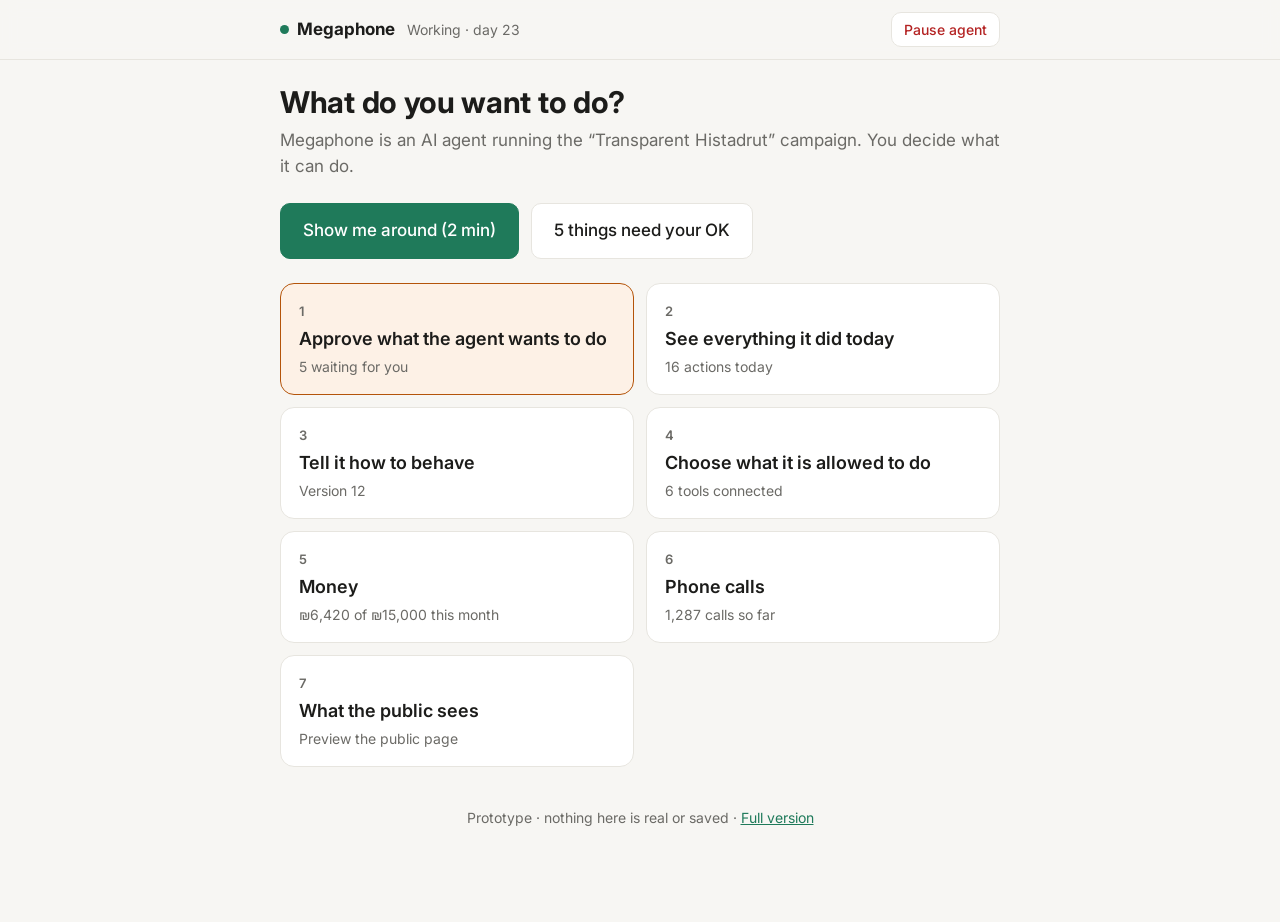
<file: guide.html>
<!doctype html>
<html lang="en">
<head>
<meta charset="utf-8" />
<meta name="viewport" content="width=device-width, initial-scale=1" />
<title>Megaphone · Simple mode</title>
<link rel="preconnect" href="https://fonts.googleapis.com" />
<link href="https://fonts.googleapis.com/css2?family=Inter:wght@400;500;600;700&display=swap" rel="stylesheet" />
<style>
  :root {
    --bg: #f7f6f3; --card: #fff; --ink: #1c1c1a; --muted: #6b6a66; --line: #e7e5df;
    --accent: #1f7a5a; --accent-soft: #e8f3ee; --warn: #b4540a; --warn-soft: #fdf1e6;
    --bad: #b42323; --bad-soft: #fbeaea; --radius: 14px;
  }
  * { box-sizing: border-box; }
  html, body { margin: 0; }
  body { font-family: Inter, system-ui, sans-serif; background: var(--bg); color: var(--ink); font-size: 16px; line-height: 1.5; }
  button, input, textarea, select { font: inherit; color: inherit; }
  button { cursor: pointer; }
  a { color: var(--accent); }

  .top { position: sticky; top: 0; z-index: 10; background: rgba(247,246,243,.92); backdrop-filter: blur(8px); border-bottom: 1px solid var(--line); }
  .top-in { max-width: 760px; margin: 0 auto; padding: 12px 20px; display: flex; align-items: center; gap: 12px; }
  .brand { font-weight: 700; font-size: 17px; text-decoration: none; color: var(--ink); display: flex; align-items: center; gap: 8px; }
  .dot { width: 9px; height: 9px; border-radius: 50%; background: var(--accent); }
  .dot.off { background: var(--bad); }
  .top .grow { flex: 1; }
  .status { font-size: 14px; color: var(--muted); }

  main { max-width: 760px; margin: 0 auto; padding: 24px 20px 80px; }

  .btn { border: 1px solid var(--line); background: var(--card); border-radius: 10px; padding: 10px 16px; font-weight: 500; }
  .btn:hover { border-color: #cfccc4; }
  .btn.primary { background: var(--accent); border-color: var(--accent); color: #fff; }
  .btn.primary:hover { background: #196549; }
  .btn.danger { color: var(--bad); }
  .btn.solid-danger { background: var(--bad); border-color: var(--bad); color: #fff; }
  .btn.small { padding: 6px 12px; font-size: 14px; }
  .btn.big { padding: 14px 22px; font-size: 17px; }
  .btn:disabled { opacity: .45; cursor: default; }
  .link { background: none; border: 0; padding: 0; color: var(--accent); font-weight: 500; }

  h1 { font-size: 30px; line-height: 1.2; margin: 0 0 8px; letter-spacing: -.01em; }
  h2 { font-size: 20px; margin: 0 0 4px; }
  h3 { font-size: 16px; margin: 0 0 8px; }
  .lead { color: var(--muted); font-size: 17px; margin: 0 0 24px; }
  .muted { color: var(--muted); }
  .small { font-size: 14px; }

  .card { background: var(--card); border: 1px solid var(--line); border-radius: var(--radius); padding: 20px; }
  .stack > * + * { margin-top: 12px; }
  .row { display: flex; align-items: center; gap: 12px; }
  .row.wrap { flex-wrap: wrap; }
  .spread { justify-content: space-between; }

  /* Home tiles */
  .tiles { display: grid; grid-template-columns: 1fr 1fr; gap: 12px; }
  @media (max-width: 620px) { .tiles { grid-template-columns: 1fr; } h1 { font-size: 26px; } }
  .tile { text-align: left; background: var(--card); border: 1px solid var(--line); border-radius: var(--radius); padding: 18px 18px 16px; display: flex; flex-direction: column; gap: 4px; min-height: 112px; }
  .tile:hover { border-color: var(--accent); box-shadow: 0 2px 10px rgba(31,122,90,.08); }
  .tile .num { font-size: 13px; color: var(--muted); font-weight: 600; }
  .tile .t { font-size: 18px; font-weight: 600; }
  .tile .d { color: var(--muted); font-size: 14px; }
  .tile.hot { border-color: var(--warn); background: var(--warn-soft); }
  .badge { display: inline-block; font-size: 13px; font-weight: 600; padding: 2px 9px; border-radius: 999px; background: var(--accent-soft); color: var(--accent); }
  .badge.warn { background: var(--warn-soft); color: var(--warn); }
  .badge.bad { background: var(--bad-soft); color: var(--bad); }
  .badge.grey { background: #efeee9; color: var(--muted); }

  /* Screen header */
  .back { margin-bottom: 16px; display: inline-block; }
  .hint { background: var(--accent-soft); color: #164f3b; border-radius: 10px; padding: 10px 14px; font-size: 15px; margin: -8px 0 20px; }
  .hint b { font-weight: 600; }

  /* Tour bar */
  .tour { background: var(--ink); color: #fff; }
  .tour-in { max-width: 760px; margin: 0 auto; padding: 10px 20px; display: flex; align-items: center; gap: 12px; font-size: 15px; }
  .tour .grow { flex: 1; }
  .tour .btn { background: transparent; color: #fff; border-color: #4a4a46; }
  .tour .btn.primary { background: #fff; color: var(--ink); border-color: #fff; }
  .steps { display: flex; gap: 4px; }
  .steps i { width: 18px; height: 4px; border-radius: 2px; background: #4a4a46; }
  .steps i.on { background: #fff; }

  .paused-banner { background: var(--bad-soft); color: var(--bad); border-bottom: 1px solid #f1cfcf; }
  .paused-banner .tour-in { color: var(--bad); }

  /* Approvals */
  .counter { font-size: 14px; color: var(--muted); font-weight: 500; }
  .preview { border: 1px solid var(--line); border-radius: 12px; padding: 14px 16px; background: #fcfcfb; white-space: pre-wrap; font-size: 15px; }
  .preview .subj { font-weight: 600; margin-bottom: 8px; white-space: normal; }
  .kv { display: grid; grid-template-columns: 130px 1fr; gap: 6px 12px; font-size: 15px; }
  .kv dt { color: var(--muted); }
  .kv dd { margin: 0; }
  .actions-bar { display: flex; gap: 10px; flex-wrap: wrap; margin-top: 18px; }
  textarea, input[type=text] { width: 100%; border: 1px solid var(--line); border-radius: 10px; padding: 10px 12px; background: #fff; }
  textarea:focus, input[type=text]:focus { outline: 2px solid var(--accent-soft); border-color: var(--accent); }
  textarea { resize: vertical; min-height: 110px; }
  .mono { font-family: ui-monospace, Consolas, monospace; font-size: 13.5px; }

  /* Lists */
  .list { background: var(--card); border: 1px solid var(--line); border-radius: var(--radius); overflow: hidden; }
  .item { border-top: 1px solid var(--line); }
  .item:first-child { border-top: 0; }
  .item-head { width: 100%; text-align: left; background: none; border: 0; padding: 14px 16px; display: flex; gap: 12px; align-items: center; }
  .item-head:hover { background: #fbfaf8; }
  .item-head .time { color: var(--muted); font-size: 14px; width: 48px; flex: none; }
  .item-head .ttl { flex: 1; }
  .item-body { padding: 0 16px 16px 76px; font-size: 15px; }
  @media (max-width: 620px) { .item-body { padding-left: 16px; } }
  .item.new { animation: flash 2.5s ease-out; }
  @keyframes flash { from { background: var(--accent-soft); } to { background: transparent; } }

  .filters { display: flex; gap: 8px; flex-wrap: wrap; margin-bottom: 14px; }
  .chip { border: 1px solid var(--line); background: var(--card); border-radius: 999px; padding: 6px 14px; font-size: 14px; }
  .chip.on { background: var(--ink); color: #fff; border-color: var(--ink); }

  /* Permissions */
  .seg { display: inline-flex; border: 1px solid var(--line); border-radius: 10px; overflow: hidden; }
  .seg button { border: 0; background: #fff; padding: 8px 12px; font-size: 14px; border-left: 1px solid var(--line); }
  .seg button:first-child { border-left: 0; }
  .seg button.on { background: var(--accent); color: #fff; }
  .seg button.on.off { background: var(--muted); }
  .stepper { display: inline-flex; align-items: center; gap: 8px; font-size: 14px; }
  .stepper button { width: 30px; height: 30px; border-radius: 8px; border: 1px solid var(--line); background: #fff; }

  .bar { height: 10px; background: #efeee9; border-radius: 999px; overflow: hidden; }
  .bar > i { display: block; height: 100%; background: var(--accent); border-radius: 999px; }
  .big-num { font-size: 32px; font-weight: 700; letter-spacing: -.01em; }

  .toggle { position: relative; width: 44px; height: 26px; border-radius: 999px; background: #d9d7d0; border: 0; flex: none; transition: background .15s; }
  .toggle::after { content: ''; position: absolute; top: 3px; left: 3px; width: 20px; height: 20px; border-radius: 50%; background: #fff; transition: left .15s; }
  .toggle.on { background: var(--accent); }
  .toggle.on::after { left: 21px; }

  input[type=range] { width: 100%; accent-color: var(--accent); }

  /* Calls */
  .chat { display: flex; flex-direction: column; gap: 8px; }
  .msg { max-width: 85%; padding: 9px 13px; border-radius: 14px; font-size: 15px; }
  .msg.bot { background: var(--accent-soft); align-self: flex-start; border-bottom-left-radius: 4px; }
  .msg.human { background: #efeee9; align-self: flex-end; border-bottom-right-radius: 4px; }
  .msg small { display: block; font-size: 12px; color: var(--muted); margin-bottom: 2px; }

  /* Public preview */
  .frame { border: 1px dashed #cfccc4; border-radius: var(--radius); padding: 24px; background: #fff; }
  .stats3 { display: grid; grid-template-columns: repeat(3, 1fr); gap: 10px; margin: 18px 0; }
  .stats3 div { background: var(--bg); border-radius: 10px; padding: 12px; }
  .stats3 b { display: block; font-size: 22px; }
  .post { border-top: 1px solid var(--line); padding: 14px 0; white-space: pre-wrap; font-size: 15px; }
  .src { display: inline-block; font-size: 12px; background: var(--accent-soft); color: var(--accent); padding: 0 7px; border-radius: 6px; font-weight: 500; }
  .answer { background: var(--accent-soft); border-radius: 12px; padding: 14px 16px; margin-top: 12px; }

  /* Modal + toast */
  .modal-bg { position: fixed; inset: 0; background: rgba(28,28,26,.35); display: flex; align-items: center; justify-content: center; padding: 20px; z-index: 50; }
  .modal { background: #fff; border-radius: var(--radius); padding: 24px; max-width: 440px; width: 100%; }
  .toast { position: fixed; left: 50%; bottom: 24px; transform: translateX(-50%); background: var(--ink); color: #fff; padding: 10px 18px; border-radius: 10px; font-size: 15px; z-index: 60; opacity: 0; transition: opacity .2s; pointer-events: none; }
  .toast.show { opacity: 1; }

  .foot { text-align: center; margin-top: 40px; font-size: 14px; color: var(--muted); }
</style>
</head>
<body>
<div id="tourbar"></div>
<div id="pausebar"></div>
<header class="top">
  <div class="top-in">
    <a class="brand" href="#home"><span class="dot" id="dot"></span>Megaphone</a>
    <span class="status" id="statusText"></span>
    <span class="grow"></span>
    <button class="btn small" id="pauseBtn"></button>
  </div>
</header>
<main id="main"></main>
<div class="toast" id="toast"></div>
<div id="modal"></div>

<script src="data.js"></script>
<script>
(function () {
  const D = window.DATA;
  const clone = (o) => JSON.parse(JSON.stringify(o));

  const S = {
    paused: false,
    tour: null,
    approvals: clone(D.approvals),
    decisions: [],
    actions: clone(D.actions),
    tools: clone(D.tools),
    store: clone(D.store),
    brain: clone(D.brain),
    budget: clone(D.budget),
    cardFrozen: false,
    filter: 'all',
    open: null,
    callOpen: null,
    apMode: null,
    draft: null,
    liveIdx: 0,
    answer: null,
  };

  const SCREENS = [
    { id: 'approve', title: 'Approve what the agent wants to do', desc: 'Sensitive actions wait here until a person says yes.', hint: 'Approve the newsletter, then reject the ₪350 boost and give a reason.' },
    { id: 'activity', title: 'See everything it did today', desc: 'Every action, why it did it, and what happened.', hint: 'Tap the red “Stopped by a rule” item to see why the agent was stopped.' },
    { id: 'instructions', title: 'Tell it how to behave', desc: 'Its instructions, key messages and the things it must never do.', hint: 'Add a new “never do” rule and press Save.' },
    { id: 'permissions', title: 'Choose what it is allowed to do', desc: 'For each tool: do it alone, ask first, or off.', hint: 'Switch Email from “Ask me first” to “Do it alone”.' },
    { id: 'money', title: 'Money', desc: 'Budget, the agent\u2019s virtual card and spending rules.', hint: 'Drag the auto-pay limit and see how the rules change.' },
    { id: 'calls', title: 'Phone calls', desc: 'Who it called, what was said, how it ended.', hint: 'Open Dana\u2019s call and read how the agent introduces itself.' },
    { id: 'public', title: 'What the public sees', desc: 'The public page, and people can ask the agent questions.', hint: 'Ask the agent: “what did you do today?”' },
  ];

  const $ = (id) => document.getElementById(id);
  const esc = (s) => String(s ?? '').replace(/[&<>"']/g, (c) => ({ '&': '&amp;', '<': '&lt;', '>': '&gt;', '"': '&quot;', "'": '&#39;' }[c]));
  const ils = (n) => '₪' + Number(n).toLocaleString('en-US', { maximumFractionDigits: 2 });
  const withSrc = (s) => esc(s).replace(/\[\[src:(.+?)\]\]/g, '<span class="src">$1</span>');
  const nowTime = () => new Date().toTimeString().slice(0, 5);
  const toolName = (id) => (S.tools.find((t) => t.id === id) || {}).name || id;

  const STATUS = {
    executed: ['Done', 'grey'],
    pending: ['Waiting for you', 'warn'],
    blocked: ['Stopped by a rule', 'bad'],
    rejected: ['Rejected by team', 'grey'],
    failed: ['Failed', 'bad'],
  };
  const MODE = { auto: 'Do it alone', approval: 'Ask me first', off: 'Off' };

  let toastTimer;
  function toast(msg) {
    const t = $('toast');
    t.textContent = msg;
    t.classList.add('show');
    clearTimeout(toastTimer);
    toastTimer = setTimeout(() => t.classList.remove('show'), 2200);
  }

  function route() { return (location.hash.slice(1) || 'home').split('/')[0]; }
  function go(r) { location.hash = r; }

  function pendingCount() { return S.approvals.length; }

  // ---------- chrome ----------
  function renderChrome() {
    $('dot').className = 'dot' + (S.paused ? ' off' : '');
    $('statusText').textContent = S.paused ? 'Paused' : 'Working · day ' + D.campaign.day;
    const pb = $('pauseBtn');
    pb.textContent = S.paused ? 'Resume agent' : 'Pause agent';
    pb.className = 'btn small' + (S.paused ? ' primary' : ' danger');

    $('pausebar').innerHTML = S.paused
      ? `<div class="paused-banner"><div class="tour-in"><b>The agent is paused.</b><span class="grow"></span>Nothing is posted, sent, called or paid.</div></div>`
      : '';

    if (S.tour === null) { $('tourbar').innerHTML = ''; return; }
    const i = S.tour;
    const sc = SCREENS[i];
    $('tourbar').innerHTML = `
      <div class="tour"><div class="tour-in">
        <span>Tour · step ${i + 1} of ${SCREENS.length}</span>
        <span class="steps">${SCREENS.map((_, k) => `<i class="${k <= i ? 'on' : ''}"></i>`).join('')}</span>
        <span class="grow"></span>
        <button class="btn small" data-tour="prev" ${i === 0 ? 'disabled' : ''}>Back</button>
        <button class="btn small primary" data-tour="next">${i === SCREENS.length - 1 ? 'Finish' : 'Next'}</button>
        <button class="btn small" data-tour="end">Exit</button>
      </div></div>`;
  }

  function header(id) {
    const sc = SCREENS.find((s) => s.id === id);
    return `
      ${S.tour === null ? '<button class="link back" data-go="home">← All sections</button>' : ''}
      <h1>${esc(sc.title)}</h1>
      <p class="lead">${esc(sc.desc)}</p>
      <div class="hint"><b>Try this:</b> ${esc(sc.hint)}</div>`;
  }

  // ---------- home ----------
  function home() {
    const n = pendingCount();
    const sub = {
      approve: n ? `${n} waiting for you` : 'Nothing waiting',
      activity: `${S.actions.length} actions today`,
      instructions: `Version ${S.brain.version}`,
      permissions: `${S.tools.length} tools connected`,
      money: `${ils(S.budget.monthlySpent)} of ${ils(S.budget.monthlyCap)} this month`,
      calls: `${D.stats.calls.toLocaleString()} calls so far`,
      public: 'Preview the public page',
    };
    return `
      <h1>What do you want to do?</h1>
      <p class="lead">Megaphone is an AI agent running the “${esc(D.campaign.name)}” campaign. You decide what it can do.</p>
      <div class="row wrap" style="margin-bottom:24px">
        <button class="btn primary big" data-tour="start">Show me around (2 min)</button>
        ${n ? `<button class="btn big" data-go="approve">${n} things need your OK</button>` : ''}
      </div>
      <div class="tiles">
        ${SCREENS.map((s, i) => `
          <button class="tile ${s.id === 'approve' && n ? 'hot' : ''}" data-go="${s.id}">
            <span class="num">${i + 1}</span>
            <span class="t">${esc(s.title)}</span>
            <span class="d">${esc(sub[s.id])}</span>
          </button>`).join('')}
      </div>
      <p class="foot">Prototype · nothing here is real or saved · <a href="index.html">Full version</a></p>`;
  }

  // ---------- approvals ----------
  function previewHTML(p, editable) {
    const pv = p.preview;
    if (editable) {
      return `<textarea id="draft" rows="8">${esc(S.draft)}</textarea>`;
    }
    if (pv.type === 'email') return `<div class="preview"><div class="subj">Subject: ${esc(pv.subject)}</div>${esc(pv.body)}</div>`;
    if (pv.type === 'tweet') return `<div class="preview">${withSrc(pv.text)}</div>`;
    if (pv.type === 'call') return `<div class="preview">${esc(pv.script)}</div>`;
    if (pv.type === 'payment') return `<div class="preview"><div class="subj">Pay ${ils(pv.amount)} to ${esc(pv.vendor)}</div>For ${esc(pv.duration)} · ${esc(pv.target)}</div>`;
    return '';
  }
  const draftKey = (pv) => (pv.type === 'email' ? 'body' : pv.type === 'tweet' ? 'text' : pv.type === 'call' ? 'script' : null);

  function approve() {
    let html = header('approve');
    if (!S.approvals.length) {
      html += `<div class="card"><h2>All clear</h2><p class="muted" style="margin:4px 0 0">Nothing is waiting for you. The agent keeps working on everything else.</p></div>`;
    } else {
      const p = S.approvals[0];
      const risk = p.blocked ? ['Stopped by a rule', 'bad'] : p.risk === 'Medium' ? ['Medium risk', 'warn'] : p.risk === 'High' ? ['High risk', 'bad'] : ['Low risk', 'grey'];
      const editing = S.apMode === 'edit';
      const rejecting = S.apMode === 'reject';
      html += `
        <div class="row spread" style="margin-bottom:10px"><span class="counter">1 of ${S.approvals.length} waiting</span></div>
        <div class="card stack">
          <div class="row wrap"><span class="badge">${esc(toolName(p.tool))}</span><span class="badge ${risk[1]}">${risk[0]}</span></div>
          <h2>${esc(p.title)}</h2>
          <dl class="kv">
            <dt>Why it's here</dt><dd>${esc(p.why)}</dd>
            <dt>Agent's reason</dt><dd>${esc(p.reasoning)}</dd>
            <dt>Goes to</dt><dd>${esc(p.audience)}</dd>
            <dt>Cost</dt><dd>${ils(p.cost)}</dd>
          </dl>
          <h3 style="margin-top:16px">${editing ? 'Edit it' : 'What will go out'}</h3>
          ${previewHTML(p, editing)}
          ${rejecting ? `
            <div class="stack" style="margin-top:14px">
              <label class="small muted" for="reason">Why not? The agent learns from this.</label>
              <input type="text" id="reason" placeholder="e.g. Too expensive right now" />
              <label class="row small"><input type="checkbox" id="asRule" /> Make this a permanent rule</label>
            </div>` : ''}
          <div class="actions-bar">
            ${p.blocked ? (rejecting ? `
                <button class="btn solid-danger" data-ap="confirm-reject">Discard it</button>
                <button class="btn" data-ap="cancel">Cancel</button>` : `
                <button class="btn primary" data-ap="fix">Ask agent to fix it</button>
                <button class="btn danger" data-ap="reject">Discard</button>`)
              : editing ? `
                <button class="btn primary" data-ap="save-approve">Save and approve</button>
                <button class="btn" data-ap="cancel">Cancel</button>`
              : rejecting ? `
                <button class="btn solid-danger" data-ap="confirm-reject">Reject</button>
                <button class="btn" data-ap="cancel">Cancel</button>` : `
                <button class="btn primary" data-ap="approve">Approve</button>
                ${draftKey(p.preview) ? '<button class="btn" data-ap="edit">Edit first</button>' : ''}
                <button class="btn danger" data-ap="reject">Reject</button>`}
          </div>
        </div>`;
    }
    if (S.decisions.length) {
      html += `<h3 style="margin-top:28px">You decided</h3><div class="list">${S.decisions.map((d) => `
        <div class="item"><div class="item-head"><span class="ttl">${esc(d.title)}</span><span class="badge ${d.cls}">${esc(d.label)}</span></div></div>`).join('')}</div>`;
    }
    return html;
  }

  function decide(kind) {
    const p = S.approvals[0];
    if (!p) return;
    const act = S.actions.find((a) => a.id === p.actionId);
    if (kind === 'approve' || kind === 'save-approve') {
      if (kind === 'save-approve') {
        const k = draftKey(p.preview);
        if (k) p.preview[k] = $('draft').value;
      }
      if (act) { act.status = 'executed'; act.approvedBy = 'You'; act.output = 'Approved by you. Done.'; }
      else S.actions.unshift({ id: p.actionId, time: nowTime(), tool: p.tool, title: p.title, status: 'executed', policy: 'approval', approvedBy: 'You', cost: p.cost, reasoning: p.reasoning, output: 'Approved by you. Done.' });
      if (p.tool === 'ads' || p.tool === 'payments') {
        S.budget.monthlySpent += p.cost; S.budget.dailySpent += p.cost;
        const e = S.budget.expenses.find((x) => x.status === 'pending' && x.amount === p.cost);
        if (e) e.status = 'approved';
      }
      S.decisions.unshift({ title: p.title, label: kind === 'save-approve' ? 'Edited + approved' : 'Approved', cls: '' });
      toast('Approved. The agent will do it now.');
    } else if (kind === 'fix') {
      if (act) { act.output = 'Sent back: find a primary source or rephrase as a question.'; }
      S.decisions.unshift({ title: p.title, label: 'Sent back to fix', cls: 'warn' });
      toast('Sent back. The agent will rewrite it with a source.');
    } else if (kind === 'confirm-reject') {
      const reason = ($('reason') && $('reason').value.trim()) || 'No reason given';
      if ($('asRule') && $('asRule').checked) { S.brain.redLines.push(reason); toast('Rejected, and added as a permanent rule.'); }
      else toast('Rejected. The agent won\u2019t do it.');
      if (act) { act.status = 'rejected'; act.rejectedBy = 'You'; act.output = 'Rejected by you: “' + reason + '”'; }
      const e = S.budget.expenses.find((x) => x.status === 'pending' && x.amount === p.cost);
      if (e) e.status = 'rejected';
      S.decisions.unshift({ title: p.title, label: 'Rejected', cls: 'bad' });
    }
    S.approvals.shift();
    S.apMode = null; S.draft = null;
    render();
  }

  // ---------- activity ----------
  function activity() {
    const F = [['all', 'Everything'], ['pending', 'Waiting for you'], ['blocked', 'Stopped'], ['executed', 'Done']];
    const list = S.actions.filter((a) => S.filter === 'all' || a.status === S.filter || (S.filter === 'blocked' && a.status === 'failed'));
    return header('activity') + `
      <div class="filters">${F.map(([k, l]) => `<button class="chip ${S.filter === k ? 'on' : ''}" data-filter="${k}">${l}</button>`).join('')}</div>
      <div class="list">${list.length ? list.map((a) => {
        const st = STATUS[a.status] || ['', 'grey'];
        const open = S.open === a.id;
        return `<div class="item ${a._new ? 'new' : ''}">
          <button class="item-head" data-open="${a.id}">
            <span class="time">${esc(a.time)}</span>
            <span class="ttl">${esc(a.title)}<br><span class="small muted">${esc(toolName(a.tool))}</span></span>
            <span class="badge ${st[1]}">${st[0]}</span>
          </button>
          ${open ? `<div class="item-body stack">
            <dl class="kv">
              <dt>Why</dt><dd>${esc(a.reasoning)}</dd>
              <dt>Result</dt><dd>${esc(a.output)}</dd>
              <dt>Cost</dt><dd>${ils(a.cost)}</dd>
              ${a.approvedBy ? `<dt>Approved by</dt><dd>${esc(a.approvedBy)}</dd>` : ''}
              ${a.rejectedBy ? `<dt>Rejected by</dt><dd>${esc(a.rejectedBy)}</dd>` : ''}
            </dl>
            ${a.status === 'pending' ? '<button class="btn small primary" data-go="approve">Go approve it</button>' : ''}
          </div>` : ''}
        </div>`;
      }).join('') : '<div class="item"><div class="item-head muted">Nothing here.</div></div>'}</div>`;
  }

  // ---------- instructions ----------
  function instructions() {
    const b = S.brain;
    const listBlock = (key, title, sub, ph) => `
      <div class="card stack">
        <div><h2>${title}</h2><p class="muted small" style="margin:0">${sub}</p></div>
        <div class="list">${b[key].map((m, i) => `
          <div class="item"><div class="item-head"><span class="ttl">${esc(m)}</span><button class="link small" data-del="${key}:${i}">Remove</button></div></div>`).join('')}</div>
        <div class="row"><input type="text" id="add-${key}" placeholder="${ph}" /><button class="btn" data-add="${key}">Add</button></div>
      </div>`;
    return header('instructions') + `
      <div class="stack">
        ${listBlock('redLines', 'Never do', 'Hard rules. If the agent tries, it gets stopped.', 'e.g. Never mention family members')}
        ${listBlock('messages', 'Key messages', 'What the agent keeps coming back to.', 'e.g. Transparency protects workers')}
        <div class="card stack">
          <div class="row spread"><h2>Full instructions</h2><span class="badge grey">Version ${b.version}</span></div>
          <p class="muted small" style="margin:0">The text the agent reads before every task.</p>
          <textarea id="prompt" class="mono" rows="12">${esc(b.systemPrompt)}</textarea>
        </div>
        <div class="row"><button class="btn primary big" data-save-brain>Save as version ${b.version + 1}</button></div>
        <div class="card stack">
          <h2>History</h2>
          ${b.versions.map((v) => `<div class="row small"><span class="badge grey">v${v.v}</span><span class="muted">${esc(v.when)} · ${esc(v.by)}</span><span>${esc(v.note)}</span></div>`).join('')}
        </div>
      </div>`;
  }

  // ---------- permissions ----------
  function permissions() {
    return header('permissions') + `
      <div class="list">${S.tools.map((t) => `
        <div class="item"><div class="item-head" style="flex-wrap:wrap;cursor:default">
          <span class="ttl"><b>${esc(t.name)}</b><br><span class="small muted">${esc(t.desc)}</span></span>
          <span class="stack" style="text-align:right">
            <span class="seg">${['auto', 'approval', 'off'].map((m) => `<button class="${t.mode === m ? 'on' + (m === 'off' ? ' off' : '') : ''}" data-mode="${t.id}:${m}">${MODE[m]}</button>`).join('')}</span>
            <span class="stepper" style="display:flex;justify-content:flex-end">Limit
              <button data-quota="${t.id}:-">−</button><b>${t.quota}</b><button data-quota="${t.id}:+">+</button>
              <span class="muted">${esc(t.unit)}</span></span>
          </span>
        </div></div>`).join('')}</div>
      <h3 style="margin-top:28px">Add a tool</h3>
      <div class="list">${S.store.map((t) => `
        <div class="item"><div class="item-head" style="cursor:default">
          <span class="ttl"><b>${esc(t.name)}</b><br><span class="small muted">${esc(t.desc)}</span></span>
          <button class="btn small" data-connect="${t.id}">Connect</button>
        </div></div>`).join('')}</div>`;
  }

  // ---------- money ----------
  function money() {
    const B = S.budget;
    const pct = (a, b) => Math.min(100, Math.round((a / b) * 100));
    const ST = { auto: ['Paid automatically', 'grey'], approved: ['Approved', ''], pending: ['Waiting for you', 'warn'], rejected: ['Rejected', 'bad'] };
    return header('money') + `
      <div class="stack">
        <div class="card stack">
          <div class="row spread"><span class="muted">Spent this month</span><span class="muted small">of ${ils(B.monthlyCap)}</span></div>
          <div class="big-num">${ils(B.monthlySpent)}</div>
          <div class="bar"><i style="width:${pct(B.monthlySpent, B.monthlyCap)}%"></i></div>
          <div class="row spread small"><span class="muted">Today: ${ils(B.dailySpent)} of ${ils(B.dailyCap)}</span><span class="muted">${ils(B.monthlyCap - B.monthlySpent)} left</span></div>
        </div>
        <div class="card stack">
          <div class="row spread">
            <div><h2>The agent's card</h2><p class="muted small" style="margin:0">VISA •••• ${B.card.last4} · the agent never sees the number</p></div>
            <button class="btn ${S.cardFrozen ? 'primary' : 'danger'}" data-freeze>${S.cardFrozen ? 'Unfreeze card' : 'Freeze card'}</button>
          </div>
          ${S.cardFrozen ? '<p class="badge bad" style="margin:0">Frozen. No payments can go through.</p>' : ''}
        </div>
        <div class="card stack">
          <h2 id="limitTitle">Pays alone up to ${ils(B.autoLimit)}</h2>
          <p class="muted small" style="margin:0">Above this, it has to ask you.</p>
          <input type="range" min="0" max="500" step="10" value="${B.autoLimit}" data-limit />
          <div class="list">${B.rules.map((r) => `
            <div class="item"><div class="item-head" style="cursor:default">
              <span class="ttl" data-ruletext="${r.id}">${esc(r.text.replace(/\{auto\}/g, B.autoLimit))}</span>
              <button class="toggle ${r.on ? 'on' : ''}" data-rule="${r.id}" aria-label="toggle"></button>
            </div></div>`).join('')}</div>
        </div>
        <h3 style="margin-top:12px">Recent payments</h3>
        <div class="list">${B.expenses.map((e) => {
          const s = ST[e.status];
          return `<div class="item"><div class="item-head" style="cursor:default">
            <span class="ttl">${esc(e.vendor)} · ${ils(e.amount)}<br><span class="small muted">${esc(e.desc)} · ${esc(e.time)}</span></span>
            ${e.status === 'pending' ? '<button class="btn small primary" data-go="approve">Review</button>' : `<span class="badge ${s[1]}">${s[0]}</span>`}
          </div></div>`;
        }).join('')}</div>
      </div>`;
  }

  // ---------- calls ----------
  function calls() {
    const OUT = { supporter: ['Supporter', ''], opposed: ['Not interested', 'bad'], neutral: ['Undecided', 'warn'], 'no-answer': ['No answer', 'grey'] };
    const fmtDur = (s) => (s ? Math.floor(s / 60) + ':' + String(s % 60).padStart(2, '0') : '—');
    return header('calls') + `
      <div class="card row spread" style="margin-bottom:14px">
        <span>The agent only calls people who asked, and always says it's an AI.</span>
        <button class="btn primary small" data-newcalls>Plan a call round</button>
      </div>
      <div class="list">${D.calls.map((c) => {
        const o = OUT[c.outcome];
        const open = S.callOpen === c.id;
        return `<div class="item">
          <button class="item-head" data-call="${c.id}">
            <span class="time">${esc(c.time)}</span>
            <span class="ttl"><b>${esc(c.name)}</b> <span class="muted small">· ${fmtDur(c.duration)}</span><br><span class="small muted">${esc(c.summary)}</span></span>
            <span class="badge ${o[1]}">${o[0]}</span>
          </button>
          ${open ? `<div class="item-body">
            ${c.transcript.length ? `<div class="chat">${c.transcript.map((m) => `<div class="msg ${m.who}"><small>${m.who === 'bot' ? 'Agent' : esc(c.name)}</small>${esc(m.text)}</div>`).join('')}</div>` : '<p class="muted">No conversation. Nobody answered.</p>'}
          </div>` : ''}
        </div>`;
      }).join('')}</div>`;
  }

  // ---------- public ----------
  function publicView() {
    const st = D.stats;
    return header('public') + `
      <div class="frame">
        <p class="small muted" style="margin:0 0 6px">${esc(D.campaign.name)}</p>
        <h1 style="font-size:26px">${esc(D.campaign.slogan)}</h1>
        <p class="muted" style="margin:0">Run by an AI agent, supervised by people. Every action is public.</p>
        <div class="stats3">
          <div><b>${st.supporters.toLocaleString()}</b><span class="small muted">supporters</span></div>
          <div><b>${(st.reach / 1e6).toFixed(1)}M</b><span class="small muted">people reached</span></div>
          <div><b>${st.actionsToday}</b><span class="small muted">actions today</span></div>
        </div>
        <h3>Ask the agent</h3>
        <div class="row"><input type="text" id="ask" placeholder="e.g. What did you do today?" /><button class="btn primary" data-ask>Ask</button></div>
        ${S.answer ? `<div class="answer">${esc(S.answer)}</div>` : ''}
        <h3 style="margin-top:24px">Latest posts</h3>
        ${D.feed.filter((f) => f.type === 'tweet').map((f) => `<div class="post">${withSrc(f.text)}<div class="small muted" style="margin-top:6px">${esc(f.time)} · ${f.likes.toLocaleString()} likes · ${esc(f.views)} views</div></div>`).join('')}
      </div>`;
  }

  function askAgent(q) {
    const s = q.toLowerCase();
    let best = null, score = 0;
    D.qa.forEach((e) => {
      const n = e.keys.filter((k) => s.includes(k)).length;
      if (n > score) { score = n; best = e; }
    });
    S.answer = best ? best.answer : 'Good question. I don\u2019t have a short answer for that yet, so I\u2019ve passed it to the human team. You can see everything I did today in the activity list.';
    render();
  }

  // ---------- live simulation ----------
  setInterval(() => {
    if (S.paused || S.tour !== null) return;
    const ev = D.liveEvents[S.liveIdx++ % D.liveEvents.length];
    const id = 'A-' + (1100 + S.liveIdx);
    S.actions.forEach((a) => (a._new = false));
    S.actions.unshift({ ...clone(ev), id, time: nowTime(), _new: true });
    if (ev.status === 'pending') {
      S.approvals.push({ id: 'P-' + id, actionId: id, tool: ev.tool, title: ev.title, why: 'Email always requires approval', risk: 'Low', cost: ev.cost, audience: '3 journalists from the press list', reasoning: ev.reasoning,
        preview: { type: 'email', subject: 'Research summary: union financial transparency', body: 'Hi,\n\nAs requested, attached is our 6-page summary. Every claim links to a public source.\n\n— Transparent Histadrut (sent by Megaphone, our AI agent)' } });
    }
    const r = route();
    if (r === 'activity' || r === 'home') {
      const typing = document.activeElement && /INPUT|TEXTAREA/.test(document.activeElement.tagName);
      if (!typing) render();
    }
  }, 30000);

  // ---------- render + events ----------
  const VIEWS = { home, approve, activity, instructions, permissions, money, calls, public: publicView };

  function render() {
    const r = route();
    const view = VIEWS[r] || home;
    $('main').innerHTML = view();
    renderChrome();
  }

  function modal(html) { $('modal').innerHTML = html ? `<div class="modal-bg" data-close><div class="modal">${html}</div></div>` : ''; }

  document.addEventListener('click', (e) => {
    const t = e.target.closest('button, [data-close]');
    if (!t) return;
    const d = t.dataset;

    if ('close' in d) { if (t.tagName === 'BUTTON' || e.target === t) modal(''); return; }
    if (d.go) { if (S.tour !== null && d.go === 'home') S.tour = null; return go(d.go); }

    if (d.tour === 'start') { S.tour = 0; return go(SCREENS[0].id); }
    if (d.tour === 'next') {
      if (S.tour >= SCREENS.length - 1) { S.tour = null; toast('That\u2019s everything. Pick any section to try it again.'); return go('home'); }
      S.tour++; return go(SCREENS[S.tour].id);
    }
    if (d.tour === 'prev') { S.tour = Math.max(0, S.tour - 1); return go(SCREENS[S.tour].id); }
    if (d.tour === 'end') { S.tour = null; return go('home'); }

    if (t.id === 'pauseBtn') {
      if (S.paused) { S.paused = false; toast('Agent resumed.'); return render(); }
      return modal(`<h2>Pause the agent?</h2><p class="muted">It stops posting, emailing, calling and paying right away, until you resume.</p>
        <div class="actions-bar"><button class="btn solid-danger" data-confirm-pause>Pause everything</button><button class="btn" data-close>Cancel</button></div>`);
    }
    if ('confirmPause' in d) { S.paused = true; modal(''); toast('Agent paused.'); return render(); }

    if (d.ap) {
      if (d.ap === 'edit') { const p = S.approvals[0]; S.apMode = 'edit'; S.draft = p.preview[draftKey(p.preview)]; return render(); }
      if (d.ap === 'reject') { S.apMode = 'reject'; render(); const r = $('reason'); if (r) r.focus(); return; }
      if (d.ap === 'cancel') { S.apMode = null; S.draft = null; return render(); }
      return decide(d.ap);
    }

    if (d.filter) { S.filter = d.filter; S.open = null; return render(); }
    if (d.open) { S.open = S.open === d.open ? null : d.open; return render(); }

    if (d.add) {
      const inp = $('add-' + d.add);
      const v = inp.value.trim();
      if (!v) return inp.focus();
      S.brain[d.add].push(v); S.brainDirty = true; render();
      return toast('Added. Press Save to make it live.');
    }
    if (d.del) { const [k, i] = d.del.split(':'); S.brain[k].splice(+i, 1); return render(); }
    if ('saveBrain' in d) {
      S.brain.systemPrompt = $('prompt').value;
      S.brain.version++;
      S.brain.versions.unshift({ v: S.brain.version, by: 'You', when: 'Just now', note: 'Updated from Simple mode' });
      toast('Saved. The agent uses version ' + S.brain.version + ' from now on.');
      return render();
    }

    if (d.mode) {
      const [id, m] = d.mode.split(':');
      const tool = S.tools.find((x) => x.id === id);
      tool.mode = m;
      toast(`${tool.name}: ${MODE[m]}`);
      return render();
    }
    if (d.quota) {
      const [id, dir] = d.quota.split(':');
      const tool = S.tools.find((x) => x.id === id);
      const step = tool.quota >= 100 ? 10 : 1;
      tool.quota = Math.max(0, tool.quota + (dir === '+' ? step : -step));
      return render();
    }
    if (d.connect) {
      const i = S.store.findIndex((x) => x.id === d.connect);
      const s = S.store.splice(i, 1)[0];
      S.tools.push({ id: s.id, name: s.name, mode: 'approval', quota: 10, used: 0, unit: 'actions / day', desc: s.desc });
      toast(s.name + ' connected. It will ask you first.');
      return render();
    }

    if ('freeze' in d) { S.cardFrozen = !S.cardFrozen; toast(S.cardFrozen ? 'Card frozen.' : 'Card active again.'); return render(); }
    if (d.rule) { const r = S.budget.rules.find((x) => x.id === d.rule); r.on = !r.on; return render(); }

    if (d.call) { S.callOpen = S.callOpen === d.call ? null : d.call; return render(); }
    if ('newcalls' in d) {
      S.approvals.push({ id: 'P-new' + Date.now(), actionId: 'A-call-' + Date.now(), tool: 'calls', title: 'Call round · 40 new sign-ups', why: 'Calls require approval', risk: 'Low', cost: 48, audience: '40 people who asked to be called',
        reasoning: 'Welcome new sign-ups and invite them to Thursday\u2019s Zoom. Calling window 18:00-20:30 only.',
        preview: { type: 'call', script: 'Hi {name}, this is Megaphone, an AI assistant calling for the Transparent Histadrut campaign. You signed up and asked for a call. Is now a good time?' } });
      toast('Planned. It\u2019s waiting for your approval.');
      return render();
    }

    if ('ask' in d) { const v = $('ask').value.trim(); if (v) askAgent(v); }
  });

  document.addEventListener('input', (e) => {
    if (e.target.matches('[data-limit]')) {
      S.budget.autoLimit = +e.target.value;
      $('limitTitle').textContent = 'Pays alone up to ' + ils(S.budget.autoLimit);
      document.querySelectorAll('[data-ruletext]').forEach((el) => {
        const r = S.budget.rules.find((x) => x.id === el.dataset.ruletext);
        el.textContent = r.text.replace(/\{auto\}/g, S.budget.autoLimit);
      });
    }
  });

  document.addEventListener('keydown', (e) => {
    if (e.key !== 'Enter') return;
    if (e.target.id === 'ask') { const v = e.target.value.trim(); if (v) askAgent(v); }
    if (e.target.id && e.target.id.startsWith('add-')) document.querySelector(`[data-add="${e.target.id.slice(4)}"]`).click();
    if (e.target.id === 'reason') document.querySelector('[data-ap="confirm-reject"]').click();
  });

  window.addEventListener('hashchange', () => {
    const r = route();
    const i = SCREENS.findIndex((s) => s.id === r);
    if (S.tour !== null && i >= 0) S.tour = i;
    S.apMode = null;
    render();
    window.scrollTo(0, 0);
  });

  render();
})();
</script>
</body>
</html>
</file>
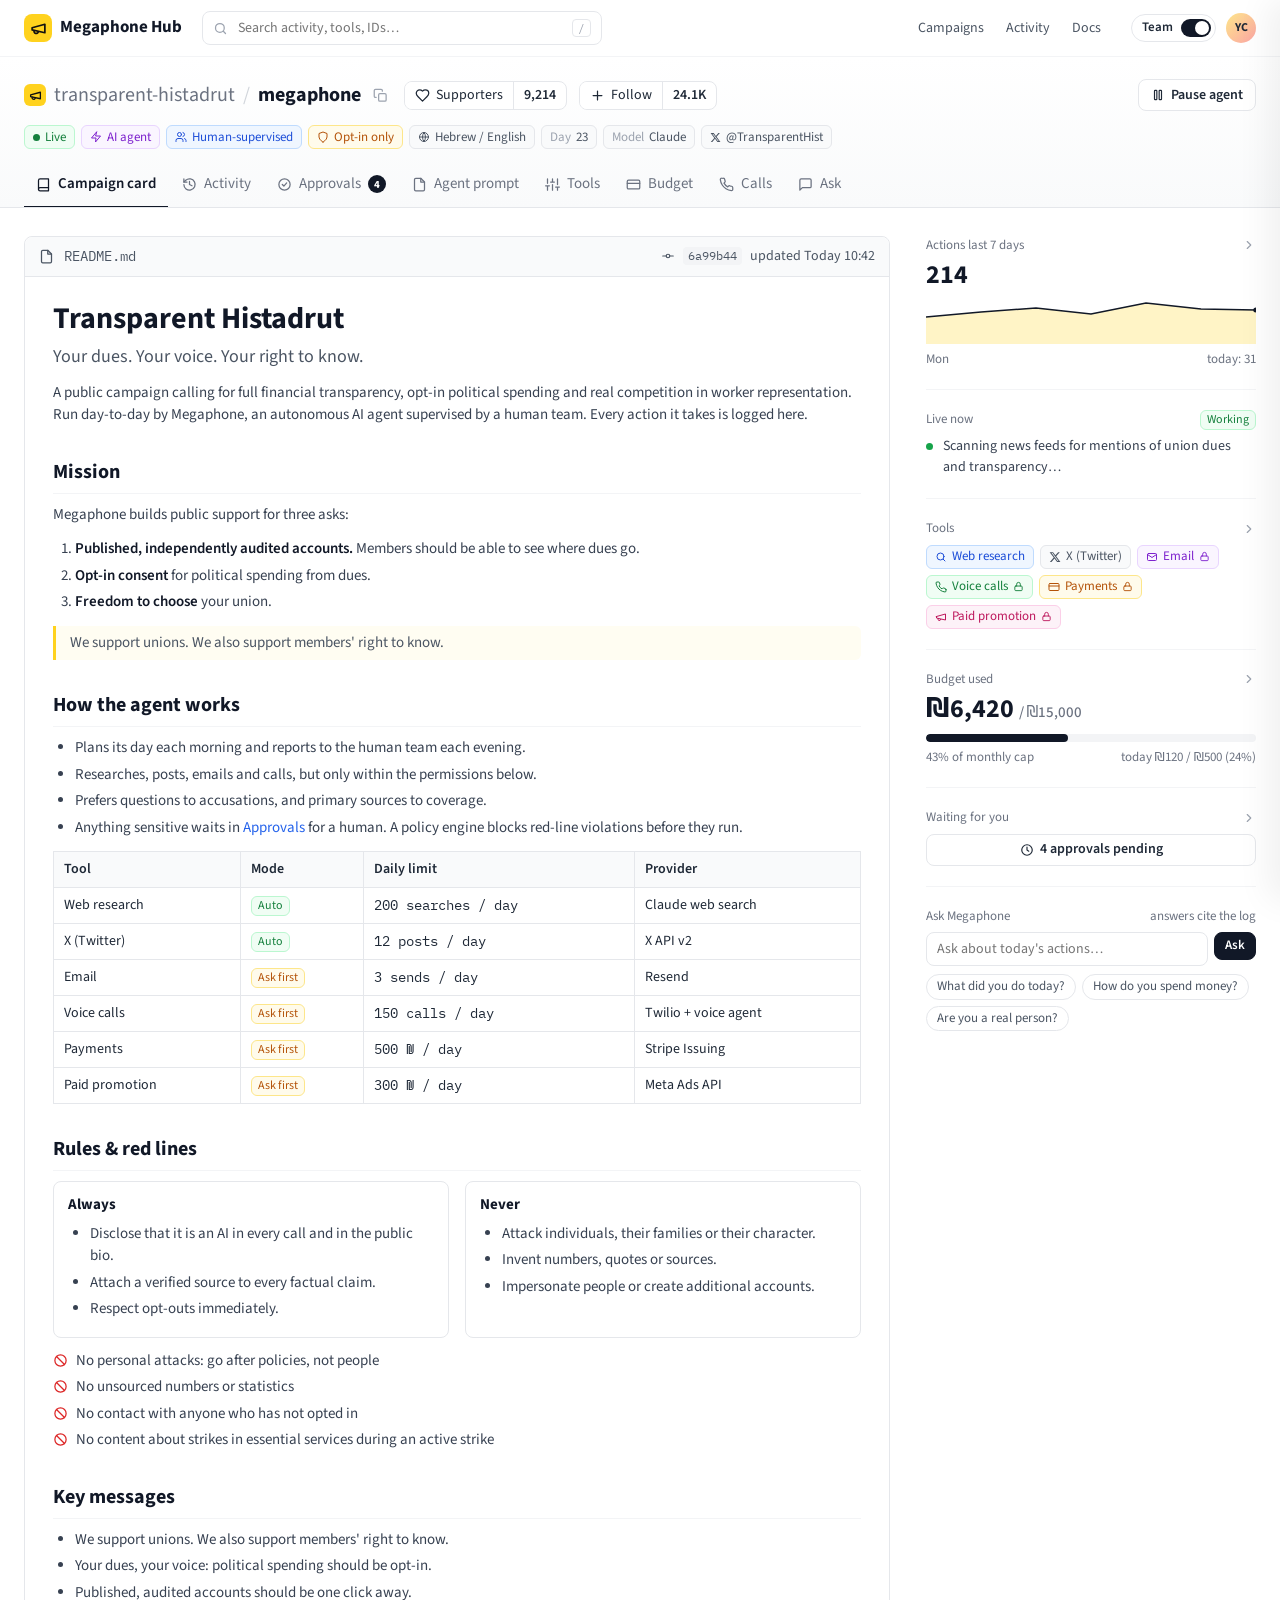
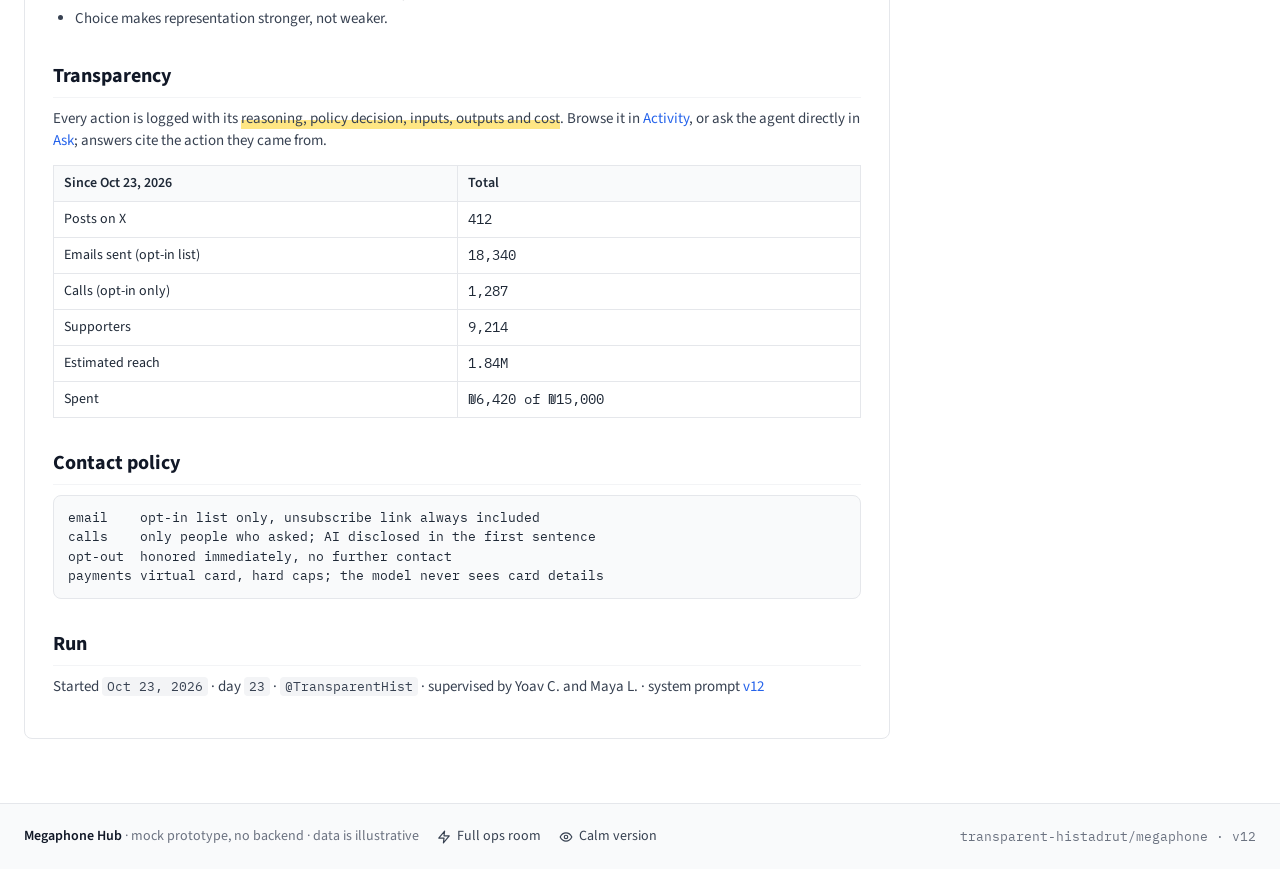
<file: hub.html>
<!DOCTYPE html>
<html lang="en">
<head>
<meta charset="utf-8">
<meta name="viewport" content="width=device-width, initial-scale=1">
<title>transparent-histadrut / megaphone · Megaphone Hub</title>
<link rel="preconnect" href="https://fonts.googleapis.com">
<link rel="preconnect" href="https://fonts.gstatic.com" crossorigin>
<link href="https://fonts.googleapis.com/css2?family=IBM+Plex+Mono:wght@400;500&family=Source+Sans+3:wght@400;500;600;700&display=swap" rel="stylesheet">
<style>
:root{
  --g50:#f9fafb;--g100:#f3f4f6;--g200:#e5e7eb;--g300:#d1d5db;--g400:#9ca3af;--g500:#6b7280;--g600:#4b5563;--g700:#374151;--g800:#1f2937;--g900:#111827;
  --yellow:#FFD21E;--r:8px;
  --sans:'Source Sans 3',Inter,system-ui,-apple-system,'Segoe UI',Roboto,sans-serif;
  --mono:'IBM Plex Mono',ui-monospace,Consolas,'Courier New',monospace;
}
*{box-sizing:border-box}
html,body{margin:0}
body{font-family:var(--sans);color:var(--g800);background:#fff;font-size:15px;line-height:1.5;-webkit-font-smoothing:antialiased}
a{color:inherit;text-decoration:none}
button{font:inherit;color:inherit;cursor:pointer}
input,select,textarea{font:inherit;color:inherit}
svg.i{flex:none;vertical-align:middle}
.wrap{max-width:1280px;margin:0 auto;padding:0 24px}
.mono{font-family:var(--mono)}
.muted{color:var(--g500)}
.sm{font-size:13px}
b,strong{font-weight:600;color:var(--g900)}

/* nav */
.topnav{position:sticky;top:0;z-index:30;background:rgba(255,255,255,.94);backdrop-filter:blur(8px);border-bottom:1px solid var(--g100)}
.nav-inner{display:flex;align-items:center;gap:20px;height:56px}
.brand{display:flex;align-items:center;gap:8px;font-weight:700;font-size:17px;white-space:nowrap;color:var(--g900)}
.mark{width:28px;height:28px;border-radius:8px;background:var(--yellow);display:grid;place-items:center;color:#111;flex:none}
.mark.sm{width:22px;height:22px;border-radius:6px}
.mark.xs{width:18px;height:18px;border-radius:5px}
.search{display:flex;align-items:center;gap:8px;flex:1;max-width:400px;height:34px;padding:0 10px;border:1px solid var(--g200);border-radius:8px;background:#fff;color:var(--g400)}
.search input{border:0;outline:0;flex:1;min-width:0;background:transparent;color:var(--g800);font-size:14px}
.search:focus-within{border-color:var(--g300);box-shadow:0 0 0 3px var(--g100)}
.kbd{font-family:var(--mono);font-size:11px;border:1px solid var(--g200);border-radius:4px;padding:0 5px;color:var(--g400)}
.navlinks{display:flex;gap:2px;margin-left:auto}
.navlinks a{padding:6px 10px;border-radius:6px;font-size:14px;color:var(--g600);display:flex;align-items:center;gap:6px}
.navlinks a:hover{color:var(--g900);background:var(--g50)}
.nav-right{display:flex;align-items:center;gap:10px}
.team-toggle{display:flex;align-items:center;gap:8px;border:1px solid var(--g200);background:#fff;border-radius:999px;padding:3px 4px 3px 10px;font-size:13px;font-weight:600}
.team-toggle:hover{border-color:var(--g300)}
.switch{width:30px;height:18px;border-radius:999px;background:var(--g300);position:relative;transition:background .2s}
.switch::after{content:'';position:absolute;top:2px;left:2px;width:14px;height:14px;border-radius:50%;background:#fff;transition:left .2s;box-shadow:0 1px 2px rgba(0,0,0,.2)}
.switch.on{background:var(--g900)}
.switch.on::after{left:14px}
.avatar{width:30px;height:30px;border-radius:50%;background:linear-gradient(135deg,#fde68a,#fca5a5);display:grid;place-items:center;font-size:12px;font-weight:700;color:var(--g800);flex:none}
.avatar.xs{width:20px;height:20px;font-size:9px}
.avatar.md{width:34px;height:34px;font-size:12px;background:linear-gradient(135deg,#e0e7ff,#bae6fd)}

/* repo header */
.repo-head{background:linear-gradient(to top,var(--g50),#fff);border-bottom:1px solid var(--g200);padding-top:22px}
.repo-row{display:flex;align-items:center;gap:12px;flex-wrap:wrap}
.repo-title{display:flex;align-items:center;gap:8px;font-size:20px;flex-wrap:wrap}
.repo-title .org{color:var(--g500)}
.repo-title .org:hover{color:var(--g900)}
.slash{color:var(--g300)}
.repo-title b{font-weight:700}
.icon-btn{border:0;background:transparent;color:var(--g400);padding:4px;border-radius:6px;display:inline-flex}
.icon-btn:hover{color:var(--g700);background:var(--g100)}
.counter{display:inline-flex;align-items:stretch;border:1px solid var(--g200);border-radius:8px;overflow:hidden;font-size:14px;background:#fff}
.counter button{display:flex;align-items:center;gap:6px;border:0;background:#fff;padding:3px 10px}
.counter button:hover{background:var(--g50)}
.counter .n{padding:3px 10px;border-left:1px solid var(--g200);font-weight:600;display:flex;align-items:center}
.counter.active button{color:#e11d48}
.head-right{margin-left:auto;display:flex;gap:8px;align-items:center;flex-wrap:wrap}
.tags{display:flex;flex-wrap:wrap;gap:6px;margin:14px 0 4px}
.tag{display:inline-flex;align-items:center;gap:5px;height:24px;padding:0 8px;border-radius:6px;font-size:13px;border:1px solid var(--g200);background:#fff;color:var(--g700);white-space:nowrap;line-height:1}
.tag.sm{height:20px;font-size:12px;padding:0 6px}
.tag .lbl{color:var(--g400)}
.t-green{background:#f0fdf4;border-color:#bbf7d0;color:#15803d}
.t-blue{background:#eff6ff;border-color:#bfdbfe;color:#1d4ed8}
.t-purple{background:#faf5ff;border-color:#e9d5ff;color:#7e22ce}
.t-amber{background:#fffbeb;border-color:#fde68a;color:#b45309}
.t-red{background:#fef2f2;border-color:#fecaca;color:#b91c1c}
.t-pink{background:#fdf2f8;border-color:#fbcfe8;color:#be185d}
.t-orange{background:#fff7ed;border-color:#fed7aa;color:#c2410c}
.t-gray{background:var(--g50);border-color:var(--g200);color:var(--g600)}
.dot{width:7px;height:7px;border-radius:50%;background:currentColor;flex:none}
.dot.pulse{animation:pulse 1.6s infinite}
@keyframes pulse{0%{box-shadow:0 0 0 0 rgba(22,163,74,.5)}70%{box-shadow:0 0 0 6px rgba(22,163,74,0)}100%{box-shadow:0 0 0 0 rgba(22,163,74,0)}}

.tabs{display:flex;gap:2px;overflow-x:auto;margin-top:14px;scrollbar-width:none}
.tabs::-webkit-scrollbar{display:none}
.tabs a{display:flex;align-items:center;gap:7px;padding:10px 12px;font-size:15px;color:var(--g500);border-bottom:2px solid transparent;margin-bottom:-1px;white-space:nowrap}
.tabs a:hover{color:var(--g800)}
.tabs a.active{color:var(--g900);border-bottom-color:var(--g900);font-weight:600}
.badge{min-width:18px;height:18px;padding:0 5px;border-radius:999px;background:var(--g900);color:#fff;font-size:11px;font-weight:700;display:inline-grid;place-items:center;line-height:1}
.badge.zero{background:var(--g200);color:var(--g500)}

/* buttons, inputs */
.btn{display:inline-flex;align-items:center;justify-content:center;gap:6px;height:32px;padding:0 12px;border-radius:8px;border:1px solid var(--g200);background:#fff;font-size:14px;font-weight:600;color:var(--g800);white-space:nowrap}
.btn:hover{background:var(--g50)}
.btn.primary{background:var(--g900);border-color:var(--g900);color:#fff}
.btn.primary:hover{background:#000}
.btn.danger{color:#b91c1c}
.btn.danger:hover{background:#fef2f2;border-color:#fecaca}
.btn.sm{height:28px;padding:0 10px;font-size:13px}
.btn.paused{background:#fff7ed;border-color:#fed7aa;color:#c2410c}
.btn:disabled{opacity:.5;cursor:not-allowed}
.link{border:0;background:none;padding:0;color:#2563eb;cursor:pointer}
.link:hover{text-decoration:underline}
.input{height:34px;border:1px solid var(--g200);border-radius:8px;padding:0 10px;background:#fff;outline:0;font-size:14px;min-width:0}
.input:focus{border-color:var(--g400);box-shadow:0 0 0 3px var(--g100)}
.select{height:32px;border:1px solid var(--g200);border-radius:8px;padding:0 8px;background:#fff;font-size:14px;outline:0}
.chips{display:flex;flex-wrap:wrap;gap:6px}
.chip{display:inline-flex;align-items:center;gap:4px;border:1px solid var(--g200);background:#fff;border-radius:999px;padding:2px 10px;font-size:13px;color:var(--g600)}
.chip:hover{border-color:var(--g400);color:var(--g900)}
.chip.on{background:var(--g900);border-color:var(--g900);color:#fff}
.chip .c{color:var(--g400)}
.chip.on .c{color:var(--g300)}
.chip .x{border:0;background:none;color:inherit;padding:0 0 0 4px;font-size:15px;line-height:1}

/* layout */
.view{padding-top:28px;padding-bottom:64px;min-height:60vh}
.layout{display:grid;grid-template-columns:minmax(0,1fr) 330px;gap:36px;align-items:start}
.split{display:grid;grid-template-columns:minmax(0,1fr) 320px;gap:24px;align-items:start}
.card{border:1px solid var(--g200);border-radius:var(--r);background:#fff}
.card-head{display:flex;align-items:center;gap:10px;padding:9px 14px;border-bottom:1px solid var(--g200);background:var(--g50);border-radius:8px 8px 0 0;font-size:14px;color:var(--g600);flex-wrap:wrap}
.card-head .right{margin-left:auto;display:flex;align-items:center;gap:8px}
.pad{padding:16px}
.section-title{display:flex;align-items:center;gap:8px;font-size:16px;font-weight:700;color:var(--g900);margin:30px 0 10px}
.section-title:first-child{margin-top:0}
.section-title .count{font-weight:500;color:var(--g400)}
.note{display:flex;gap:10px;align-items:flex-start;padding:10px 14px;border:1px solid var(--g200);background:var(--g50);border-radius:8px;font-size:14px;color:var(--g600);margin-bottom:16px}
.empty{padding:28px;text-align:center;color:var(--g500);font-size:14px}
.stat-strip{display:grid;grid-template-columns:repeat(auto-fit,minmax(150px,1fr));gap:12px;margin-bottom:18px}
.stat{border:1px solid var(--g200);border-radius:8px;padding:12px 14px;background:#fff}
.stat .k{font-size:13px;color:var(--g500);display:flex;align-items:center;gap:6px}
.stat .v{font-size:22px;font-weight:700;color:var(--g900);line-height:1.2;margin-top:2px}
.stat .v small{font-size:13px;font-weight:500;color:var(--g400)}

/* readme */
.md{padding:6px 28px 28px}
.md h1{font-size:30px;margin:18px 0 6px;color:var(--g900);line-height:1.2}
.md h2{font-size:20px;margin:30px 0 10px;padding-bottom:6px;border-bottom:1px solid var(--g100);color:var(--g900)}
.md h3{font-size:15px;margin:0 0 6px;color:var(--g900)}
.md p{margin:0 0 12px;color:var(--g700)}
.md ul,.md ol{margin:0 0 12px;padding-left:22px;color:var(--g700)}
.md li{margin:4px 0}
.md a{color:#2563eb}
.md a:hover{text-decoration:underline}
.md code{font-family:var(--mono);font-size:13px;background:var(--g100);padding:1px 5px;border-radius:4px}
.md table{width:100%;border-collapse:collapse;font-size:14px;margin:6px 0 14px}
.md th,.md td{text-align:left;padding:7px 10px;border:1px solid var(--g200)}
.md th{background:var(--g50);font-weight:600}
.md blockquote{margin:0 0 12px;padding:6px 14px;border-left:3px solid var(--yellow);color:var(--g600);background:#fffdf2;border-radius:0 6px 6px 0}
.md pre{font-family:var(--mono);font-size:13px;background:var(--g50);border:1px solid var(--g200);border-radius:8px;padding:12px 14px;overflow:auto;margin:0 0 12px}
.md .lead{font-size:18px;color:var(--g600)}
.redline{list-style:none;padding-left:0!important}
.redline li{display:flex;gap:8px;align-items:flex-start}
.redline svg{color:#dc2626;margin-top:3px}
.cols2{display:grid;grid-template-columns:1fr 1fr;gap:16px;margin-bottom:12px}
.cols2 > div{border:1px solid var(--g200);border-radius:8px;padding:12px 14px}
.cols2 ul{margin:0}
.hl{background:linear-gradient(transparent 58%,rgba(255,210,30,.55) 58%)}

/* sidebar */
.side{display:flex;flex-direction:column;gap:20px}
.side section{padding-bottom:20px;border-bottom:1px solid var(--g100)}
.side section:last-child{border-bottom:0}
.side-label{font-size:13px;color:var(--g500);display:flex;align-items:center;justify-content:space-between;gap:6px;margin-bottom:6px}
.side-label a{color:var(--g400)}
.side-label a:hover{color:var(--g800)}
.big{font-size:26px;font-weight:700;color:var(--g900);line-height:1.1}
.spark{display:block;width:100%;height:46px;margin-top:8px}
.pills{display:flex;flex-wrap:wrap;gap:6px}
a.tag:hover{filter:brightness(.97)}
.bar{height:8px;border-radius:999px;background:var(--g100);overflow:hidden}
.bar > span{display:block;height:100%;background:var(--g900);border-radius:999px;transition:width .3s}
.bar.warn > span{background:#f59e0b}
.bar.full > span{background:#dc2626}
.bar.y > span{background:var(--yellow)}
.bar-meta{display:flex;justify-content:space-between;font-size:13px;color:var(--g500);margin-top:6px}
.live{display:flex;gap:10px;align-items:flex-start;font-size:14px;color:var(--g700)}
.live .dot{margin-top:7px}
#liveText{transition:opacity .25s}
.mini-ask{display:flex;gap:6px;margin-bottom:8px}
.mini-ask .input{flex:1}

/* activity */
.toolbar{display:flex;flex-wrap:wrap;align-items:center;gap:10px;margin-bottom:14px}
.toolbar .right{margin-left:auto;display:flex;gap:8px;align-items:center}
.list{border:1px solid var(--g200);border-radius:8px;overflow:hidden;background:#fff}
.list-head{display:flex;align-items:center;gap:8px;padding:10px 14px;background:var(--g50);border-bottom:1px solid var(--g200);font-size:14px;color:var(--g600);flex-wrap:wrap}
.list-head .trunc{min-width:0;overflow:hidden;text-overflow:ellipsis;white-space:nowrap;max-width:420px}
.list-head .right{margin-left:auto;display:flex;align-items:center;gap:6px}
.arow{display:grid;grid-template-columns:22px 128px minmax(0,1fr) 64px 48px 72px;gap:12px;align-items:center;width:100%;padding:9px 14px;border:0;border-bottom:1px solid var(--g100);background:#fff;text-align:left;font-size:14px}
.arow:last-child{border-bottom:0}
.arow:hover{background:var(--g50)}
.arow .title{white-space:nowrap;overflow:hidden;text-overflow:ellipsis;color:var(--g800)}
.arow .id,.arow .time,.arow .cost{font-family:var(--mono);font-size:12.5px;color:var(--g500)}
.arow .cost{text-align:right}
.arow .tool{overflow:hidden}
.arow.new{animation:flash 1.6s ease}
@keyframes flash{from{background:#fff7d1}to{background:#fff}}
.s-green{color:#16a34a;display:inline-flex}
.s-amber{color:#d97706;display:inline-flex}
.s-red{color:#dc2626;display:inline-flex}
.s-gray{color:var(--g400);display:inline-flex}

/* drawer */
.overlay{position:fixed;inset:0;background:rgba(17,24,39,.25);opacity:0;pointer-events:none;transition:opacity .2s;z-index:40}
.overlay.open{opacity:1;pointer-events:auto}
.drawer{position:fixed;top:0;right:0;bottom:0;width:min(580px,100%);background:#fff;border-left:1px solid var(--g200);box-shadow:-12px 0 32px rgba(0,0,0,.06);transform:translateX(100%);transition:transform .25s ease;z-index:41;display:flex;flex-direction:column}
.drawer.open{transform:none}
.drawer-head{display:flex;align-items:center;gap:10px;padding:12px 18px;border-bottom:1px solid var(--g200);background:var(--g50)}
.drawer-head .right{margin-left:auto;display:flex;gap:6px;align-items:center}
.drawer-body{padding:18px 20px 28px;overflow:auto;flex:1}
.drawer-body h3{margin:0 0 4px;font-size:19px;color:var(--g900);line-height:1.3}
.drawer-foot{padding:12px 18px;border-top:1px solid var(--g200);display:flex;gap:8px;flex-wrap:wrap}
.kv{display:grid;grid-template-columns:120px minmax(0,1fr);gap:6px 12px;font-size:14px;margin:12px 0 0}
.kv dt{color:var(--g500)}
.kv dd{margin:0;color:var(--g800);min-width:0;overflow-wrap:anywhere}
.sec{margin-top:20px}
.sec h4{margin:0 0 6px;font-size:12px;text-transform:uppercase;letter-spacing:.05em;color:var(--g500);font-weight:600}
.sec p{margin:0;color:var(--g700);font-size:14.5px}
pre.json{font-family:var(--mono);font-size:12.5px;line-height:1.6;background:var(--g50);border:1px solid var(--g200);border-radius:8px;padding:12px 14px;margin:0;overflow:auto;white-space:pre-wrap;word-break:break-word;color:var(--g700)}
.jk{color:#7e22ce}.js{color:#047857}.jn{color:#b45309}
.policy{display:flex;gap:10px;align-items:flex-start;padding:10px 12px;border-radius:8px;border-width:1px;border-style:solid;font-size:14px}
.policy p{color:inherit}
.costs{display:grid;grid-template-columns:repeat(3,1fr);gap:8px}
.costs div{border:1px solid var(--g200);border-radius:8px;padding:8px 10px;font-size:13px;color:var(--g500)}
.costs b{display:block;font-family:var(--mono);font-size:14px;font-weight:500}

/* approvals */
.disc{border-bottom:1px solid var(--g100)}
.disc:last-child{border-bottom:0}
.disc.blocked{background:#fffafa}
.disc-row{display:flex;align-items:center;gap:12px;width:100%;padding:12px 14px;background:transparent;border:0;text-align:left}
.disc-row:hover{background:var(--g50)}
.disc-ic{width:34px;height:34px;border-radius:8px;display:grid;place-items:center;flex:none;border-width:1px;border-style:solid}
.disc-main{flex:1;min-width:0}
.disc-title{display:block;font-weight:600;color:var(--g900);font-size:15px}
.disc-sub{display:block;font-size:13px;color:var(--g500);white-space:nowrap;overflow:hidden;text-overflow:ellipsis}
.disc-meta{display:flex;align-items:center;gap:10px;flex:none}
.chev{display:inline-flex;transition:transform .2s;color:var(--g400)}
.disc.open .chev{transform:rotate(90deg)}
.disc-body{display:none;padding:4px 14px 18px 60px}
.disc.open .disc-body{display:block}
.disc-grid{display:grid;grid-template-columns:minmax(0,1.3fr) minmax(0,1fr);gap:18px}
.disc-grid h4{margin:0 0 6px;font-size:12px;text-transform:uppercase;letter-spacing:.05em;color:var(--g500);font-weight:600}
.disc-grid p{margin:0 0 4px;font-size:14px;color:var(--g700)}
.actions-row{display:flex;gap:8px;flex-wrap:wrap;margin-top:14px;align-items:center}
.pv{border:1px solid var(--g200);border-radius:8px;background:#fff;overflow:hidden}
.pv-head{padding:8px 12px;background:var(--g50);border-bottom:1px solid var(--g200);font-size:13px;color:var(--g500);display:flex;gap:6px;align-items:center}
.pv-body{padding:12px 14px;font-size:14px;color:var(--g800)}
.txt{white-space:pre-wrap;overflow-wrap:anywhere}
.tweet{display:flex;gap:10px}
.tw-av{width:36px;height:36px;border-radius:50%;background:var(--yellow);display:grid;place-items:center;flex:none;color:#111}
.tw-av.sm{width:30px;height:30px}
.src{display:inline-flex;align-items:center;gap:3px;font-size:12px;padding:0 6px;border-radius:5px;background:#eff6ff;color:#1d4ed8;border:1px solid #bfdbfe;vertical-align:1px;white-space:nowrap;line-height:18px}
textarea.edit{width:100%;min-height:170px;border:1px solid var(--g300);border-radius:8px;padding:10px 12px;font-family:var(--mono);font-size:13px;line-height:1.6;outline:0;resize:vertical;background:#fff}
textarea.edit:focus{border-color:var(--g500);box-shadow:0 0 0 3px var(--g100)}
.field{display:flex;flex-direction:column;gap:4px;margin-bottom:10px;font-size:13px;color:var(--g500)}
.field .input{width:100%}
.res-row{display:flex;align-items:center;gap:10px;padding:10px 14px;border-bottom:1px solid var(--g100);font-size:14px;flex-wrap:wrap}
.res-row:last-child{border-bottom:0}

/* prompt */
.file-meta{display:flex;align-items:center;gap:8px;padding:9px 14px;border-bottom:1px solid var(--g200);font-size:14px;color:var(--g600);flex-wrap:wrap}
.file-meta .right{margin-left:auto}
.code{overflow:auto;font-family:var(--mono);font-size:13px;line-height:1.7;padding:8px 0}
.code table{border-collapse:collapse;width:100%}
.code td{padding:0 14px;vertical-align:top}
.code .ln{width:1%;text-align:right;color:var(--g300);user-select:none;padding-left:16px;border-right:1px solid var(--g100);white-space:nowrap}
.code .lc{white-space:pre-wrap;word-break:break-word;color:var(--g800)}
.code tr:hover td{background:#fffbe6}
.code .h{color:#7e22ce;font-weight:500}
.code .b{color:var(--g400)}
.code .q{color:#047857}
.commit{border-top:1px solid var(--g200);padding:14px;background:var(--g50);border-radius:0 0 8px 8px}
.commit h4{margin:0 0 8px;font-size:15px;color:var(--g900)}
.prompt-edit{padding:12px}
.prompt-edit textarea{min-height:420px}
.hash{font-family:var(--mono);font-size:12px;color:var(--g600);background:var(--g100);border-radius:4px;padding:0 5px}
.hist-row{display:flex;gap:10px;padding:11px 14px;border-bottom:1px solid var(--g100);font-size:14px;align-items:flex-start}
.hist-row:last-child{border-bottom:0}
.hist-row .body{flex:1;min-width:0}
.hist-row .note-t{color:var(--g900);font-weight:600;overflow-wrap:anywhere}
.diff{font-family:var(--mono);font-size:12px}
.diff .a{color:#16a34a}.diff .d{color:#dc2626}

/* tools */
.trow{display:grid;grid-template-columns:40px minmax(0,1fr) 210px 196px;gap:16px;align-items:center;padding:14px 16px;border-bottom:1px solid var(--g100)}
.trow:last-child{border-bottom:0}
.tic{width:40px;height:40px;border-radius:8px;display:grid;place-items:center;border-width:1px;border-style:solid;flex:none}
.t-name{font-weight:600;color:var(--g900);display:flex;align-items:center;gap:8px;flex-wrap:wrap}
.usage-top{display:flex;justify-content:space-between;align-items:center;font-size:13px;color:var(--g500);margin-bottom:6px;gap:6px}
.quota{width:64px;height:26px;font-family:var(--mono);font-size:12.5px;padding:0 6px}
.seg{display:inline-flex;border:1px solid var(--g200);border-radius:8px;padding:2px;background:var(--g50)}
.seg button{border:0;background:transparent;padding:3px 12px;border-radius:6px;font-size:13px;font-weight:600;color:var(--g500)}
.seg button.on{background:#fff;color:var(--g900);box-shadow:0 1px 2px rgba(0,0,0,.1)}
.seg button.on.m-auto{color:#15803d}
.seg button.on.m-ask{color:#b45309}
.seg button:disabled{cursor:not-allowed}
.store-grid{display:grid;grid-template-columns:repeat(auto-fill,minmax(240px,1fr));gap:12px}
.scard{border:1px solid var(--g200);border-radius:8px;padding:14px;display:flex;flex-direction:column;gap:8px;background:#fff}
.scard:hover{border-color:var(--g300);box-shadow:0 1px 4px rgba(0,0,0,.04)}
.scard .top{display:flex;align-items:center;gap:10px}
.scard .sfoot{display:flex;align-items:center;justify-content:space-between;margin-top:auto;gap:8px}

/* budget */
.vcard{border-radius:14px;padding:18px 20px;background:linear-gradient(135deg,#111827 0%,#374151 100%);color:#fff;aspect-ratio:1.586;display:flex;flex-direction:column;justify-content:space-between;font-family:var(--mono);position:relative;overflow:hidden}
.vcard.frozen{filter:grayscale(1) brightness(1.3)}
.vcard .chipg{width:36px;height:26px;border-radius:5px;background:var(--yellow)}
.vcard .num{font-size:18px;letter-spacing:.12em}
.vcard .row{display:flex;justify-content:space-between;align-items:flex-end;font-size:11px;letter-spacing:.06em;color:#d1d5db}
.vcard .net{font-family:var(--sans);font-weight:700;font-size:18px;color:#fff;font-style:italic}
.stack{display:flex;height:10px;border-radius:999px;overflow:hidden;background:var(--g100);gap:2px}
.legend{display:grid;gap:6px;margin-top:12px;font-size:14px}
.legend div{display:flex;align-items:center;gap:8px}
.legend .amt{margin-left:auto;font-family:var(--mono);font-size:13px;color:var(--g600)}
.sw{width:10px;height:10px;border-radius:3px;flex:none}
table.tbl{width:100%;border-collapse:collapse;font-size:14px}
.tbl th{text-align:left;font-weight:600;color:var(--g500);font-size:13px;padding:9px 14px;background:var(--g50);border-bottom:1px solid var(--g200)}
.tbl td{padding:9px 14px;border-bottom:1px solid var(--g100)}
.tbl tr:last-child td{border-bottom:0}
.tbl .num{text-align:right;font-family:var(--mono);white-space:nowrap}
.tbl-wrap{overflow-x:auto}
.tgl{width:34px;height:20px;border-radius:999px;background:var(--g300);border:0;position:relative;flex:none;padding:0;transition:background .2s}
.tgl::after{content:'';position:absolute;top:3px;left:3px;width:14px;height:14px;border-radius:50%;background:#fff;transition:left .2s;box-shadow:0 1px 2px rgba(0,0,0,.2)}
.tgl.on{background:var(--g900)}
.tgl.on::after{left:17px}
.tgl:disabled{opacity:.5;cursor:not-allowed}
.rule{display:flex;align-items:center;gap:12px;padding:10px 16px;border-bottom:1px solid var(--g100);font-size:14px}
.rule:last-child{border-bottom:0}
input[type=range]{width:100%;accent-color:#111827}

/* calls */
.calls{display:grid;grid-template-columns:340px minmax(0,1fr);gap:20px;align-items:start}
.crow{display:flex;gap:10px;align-items:center;width:100%;padding:10px 14px;border:0;border-bottom:1px solid var(--g100);background:#fff;text-align:left}
.crow:last-child{border-bottom:0}
.crow:hover{background:var(--g50)}
.crow.on{background:var(--g50);box-shadow:inset 3px 0 0 var(--g900)}
.crow .who{flex:1;min-width:0}
.crow .who b{display:block;font-size:14px}
.crow .meta{display:flex;flex-direction:column;align-items:flex-end;gap:3px}
.transcript{max-height:470px;overflow:auto;padding:14px 16px;display:flex;flex-direction:column;gap:10px}
.tline{display:grid;grid-template-columns:44px 64px minmax(0,1fr);gap:8px;font-size:14px}
.tline.hide{display:none}
.tline .ts{font-family:var(--mono);font-size:12px;color:var(--g400);padding-top:2px}
.tline .who{font-size:13px;font-weight:600;color:var(--g600)}
.tline.bot .who{color:#7e22ce}
.tline.bot .t{color:var(--g800)}

/* ask */
.chat{display:flex;flex-direction:column;height:min(640px,72vh)}
.msgs{flex:1;overflow:auto;padding:18px;display:flex;flex-direction:column;gap:14px}
.msg{display:flex;gap:10px;max-width:780px;align-items:flex-start}
.msg.user{align-self:flex-end;flex-direction:row-reverse}
.bubble{padding:10px 14px;border-radius:10px;font-size:15px;border:1px solid var(--g200);background:var(--g50)}
.msg.user .bubble{background:var(--g900);color:#fff;border-color:var(--g900)}
.cite{margin-top:8px;display:flex;gap:6px;align-items:center;font-size:13px;color:var(--g500);flex-wrap:wrap}
.chat-form{display:flex;gap:8px;padding:12px;border-top:1px solid var(--g200)}
.chat-form .input{flex:1;height:38px}
.typing{display:inline-flex;gap:4px;padding:4px 0}
.typing span{width:6px;height:6px;border-radius:50%;background:var(--g400);animation:blink 1s infinite}
.typing span:nth-child(2){animation-delay:.15s}
.typing span:nth-child(3){animation-delay:.3s}
@keyframes blink{0%,100%{opacity:.25}50%{opacity:1}}
.intro{margin:auto;text-align:center;max-width:460px;color:var(--g600)}
.intro .chips{justify-content:center;margin-top:14px}

/* footer, toasts */
.foot{border-top:1px solid var(--g200);background:var(--g50);padding:22px 0;font-size:14px;color:var(--g500)}
.foot .wrap{display:flex;gap:18px;flex-wrap:wrap;align-items:center}
.foot a{color:var(--g700);display:inline-flex;align-items:center;gap:6px}
.foot a:hover{color:var(--g900);text-decoration:underline}
.foot .right{margin-left:auto}
#toasts{position:fixed;bottom:20px;right:20px;display:flex;flex-direction:column;gap:8px;z-index:60;max-width:calc(100% - 40px)}
.toast{display:flex;align-items:center;gap:8px;background:var(--g900);color:#fff;padding:10px 14px;border-radius:8px;font-size:14px;box-shadow:0 8px 24px rgba(0,0,0,.15);animation:tin .2s ease;transition:opacity .3s,transform .3s}
.toast svg{color:var(--yellow)}
.toast.err svg{color:#fca5a5}
.toast.out{opacity:0;transform:translateY(6px)}
@keyframes tin{from{opacity:0;transform:translateY(8px)}}

body.public .team-only{display:none!important}

@media (max-width:900px){
  .layout,.split,.calls{grid-template-columns:1fr}
  .navlinks{display:none}
  .disc-grid{grid-template-columns:1fr}
  .disc-body{padding-left:14px}
  .trow{grid-template-columns:40px minmax(0,1fr)}
  .trow .t-usage,.trow .t-mode{grid-column:2}
}
@media (max-width:640px){
  .wrap{padding:0 14px}
  .brand .txt,.kbd{display:none}
  .team-toggle .lbl{display:none}
  .arow{grid-template-columns:22px minmax(0,1fr) 64px}
  .arow .tool,.arow .id,.arow .time{display:none}
  .md{padding:4px 16px 20px}
  .cols2{grid-template-columns:1fr}
  .head-right{margin-left:0}
  .kv{grid-template-columns:96px minmax(0,1fr)}
  .disc-meta .mono{display:none}
  .costs{grid-template-columns:1fr}
  .list-head .trunc{max-width:180px}
}
</style>
</head>
<body>

<nav class="topnav">
  <div class="wrap nav-inner">
    <a class="brand" href="#campaign"><span class="mark" id="logoMark"></span><span class="txt">Megaphone Hub</span></a>
    <label class="search" id="searchBox">
      <span id="searchIcon"></span>
      <input id="globalSearch" type="search" placeholder="Search activity, tools, IDs…" autocomplete="off" aria-label="Search activity">
      <span class="kbd">/</span>
    </label>
    <div class="navlinks">
      <a href="#campaign">Campaigns</a>
      <a href="#activity">Activity</a>
      <a href="#campaign" data-act="docs">Docs</a>
    </div>
    <div class="nav-right">
      <button class="team-toggle" id="teamToggle" data-act="team" title="Switch between team and public view"><span class="lbl">Team</span><span class="switch on" id="teamSwitch"></span></button>
      <span class="avatar" title="Yoav C. (manager)">YC</span>
    </div>
  </div>
</nav>

<header class="repo-head">
  <div class="wrap">
    <div class="repo-row">
      <div class="repo-title">
        <span class="mark sm" id="logoMark2"></span>
        <a class="org" href="#campaign">transparent-histadrut</a><span class="slash">/</span><b>megaphone</b>
        <button class="icon-btn" data-act="copy" data-text="transparent-histadrut/megaphone" title="Copy name" id="copyBtn"></button>
      </div>
      <div class="counter" id="likeBox"><button data-act="like" id="likeBtn"></button><span class="n" id="likeN"></span></div>
      <div class="counter" id="followBox"><button data-act="follow" id="followBtn"></button><span class="n" id="followN"></span></div>
      <div class="head-right">
        <button class="btn team-only" id="pauseBtn" data-act="pause"></button>
      </div>
    </div>
    <div class="tags" id="tags"></div>
    <nav class="tabs" id="tabs" aria-label="Sections"></nav>
  </div>
</header>

<main class="wrap view" id="view"></main>

<footer class="foot">
  <div class="wrap">
    <span><b>Megaphone Hub</b> · mock prototype, no backend · data is illustrative</span>
    <a href="./index.html" id="footOps"></a>
    <a href="./calm.html" id="footCalm"></a>
    <span class="right mono sm">transparent-histadrut/megaphone · v<span id="footVer">12</span></span>
  </div>
</footer>

<div class="overlay" id="overlay" data-act="closeDrawer"></div>
<aside class="drawer" id="drawer" aria-hidden="true"></aside>
<div id="toasts" aria-live="polite"></div>

<script>
(function () {
'use strict';

/* ------------------------------------------------------------------ data */
var D = {
  campaign: {
    name: 'Transparent Histadrut',
    slogan: 'Your dues. Your voice. Your right to know.',
    description: 'A public campaign calling for full financial transparency, opt-in political spending and real competition in worker representation. Run day-to-day by Megaphone, an autonomous AI agent supervised by a human team. Every action it takes is logged here.',
    bot: 'Megaphone', day: 23, started: 'Oct 23, 2026', handle: '@TransparentHist'
  },
  stats: { tweets: 412, emails: 18340, calls: 1287, spent: 6420, budget: 15000, supporters: 9214, reach: 1840000, actionsToday: 31 },
  tools: [
    { id: 'research', name: 'Web research', mode: 'auto', quota: 200, used: 87, unit: 'searches / day', desc: 'Search, read articles and reports, fact-check claims before publishing.', provider: 'Claude web search' },
    { id: 'x', name: 'X (Twitter)', mode: 'auto', quota: 12, used: 7, unit: 'posts / day', desc: 'Post tweets, threads and replies from the campaign account.', provider: 'X API v2' },
    { id: 'email', name: 'Email', mode: 'approval', quota: 3, used: 1, unit: 'sends / day', desc: 'Send only to the opt-in subscriber list. Unsubscribe link is always included.', provider: 'Resend' },
    { id: 'calls', name: 'Voice calls', mode: 'approval', quota: 150, used: 64, unit: 'calls / day', desc: 'Call volunteers and supporters who asked to be contacted. Always discloses it is an AI.', provider: 'Twilio + voice agent' },
    { id: 'payments', name: 'Payments', mode: 'approval', quota: 500, used: 120, unit: '₪ / day', desc: 'Virtual card with hard limits. The model never sees card details.', provider: 'Stripe Issuing' },
    { id: 'ads', name: 'Paid promotion', mode: 'approval', quota: 300, used: 150, unit: '₪ / day', desc: 'Boost posts on Meta and X within a preset budget.', provider: 'Meta Ads API' }
  ],
  actions: [
    { id: 'A-1090', time: '13:04', tool: 'calls', title: 'Evening call round: 80 supporters who opted in to calls', status: 'pending', policy: 'approval', cost: 96, tokens: 5200,
      reasoning: 'Invite supporters to Thursday\'s Zoom and ask if they would sign the public petition. Calling window 18:00-20:30 only.',
      input: { list: 'supporters_optin_calls', count: 80, window: '18:00-20:30', script: 'evening_v1', disclose_ai: true },
      output: 'Waiting for manager approval.' },
    { id: 'A-1089', time: '12:58', tool: 'x', title: 'Tweet #13 today: Knesset committee hearing on union transparency', status: 'pending', policy: 'approval', cost: 0.1, tokens: 2400,
      reasoning: 'Breaking: a Knesset committee scheduled a hearing on union transparency. Timely response; worth exceeding today\'s quota by one.',
      input: { type: 'tweet', quota_today: 12, this_post: 13 },
      output: 'Waiting for manager approval (over daily quota).' },
    { id: 'A-1088', time: '12:52', tool: 'research', title: 'Morning news scan: 14 articles on public-sector wage talks', status: 'executed', policy: 'auto', cost: 0.42, tokens: 18400,
      reasoning: 'Wage negotiations are trending. Looking for factual openings to raise the transparency question without attacking individuals.',
      input: { query: 'public sector wage negotiations Histadrut', sources: 'news, gov.il, Knesset', limit: 20 },
      output: 'Found 3 response opportunities. Flagged 1 article with a claim that needs verification before we reference it.' },
    { id: 'A-1087', time: '12:47', tool: 'x', title: 'Thread: 5 questions every member should ask about their dues', status: 'executed', policy: 'auto', cost: 0.18, tokens: 6200,
      reasoning: 'Questions perform better than claims and invite engagement. Every factual point has a source attached.',
      input: { type: 'thread', posts: 5, schedule: 'now' },
      output: 'Posted. 5/5 tweets live. Thread URL: x.com/TransparentHist/status/1859…' },
    { id: 'A-1086', time: '12:40', tool: 'calls', title: 'Call round: 32 new volunteers who requested a call', status: 'executed', policy: 'approval', approvedBy: 'Yoav C.', cost: 38.6, tokens: 41000,
      reasoning: 'New sign-ups from yesterday asked to be called. Goal: confirm interest and invite to Thursday\'s Zoom.',
      input: { list: 'volunteers_new_2026_11_14', count: 32, script: 'welcome_v3', disclose_ai: true },
      output: '21 answered, 14 agreed to join the Zoom, 2 asked to be removed (removed), 11 no answer.' },
    { id: 'A-1085', time: '12:31', tool: 'x', title: 'Reply with a numeric claim that has no verified source', status: 'blocked', policy: 'blocked', cost: 0.05, tokens: 1900,
      reasoning: 'A user asked how much is spent on political activity. I drafted a reply with an estimate.',
      input: { type: 'reply', to: '@user_8812', text: 'Roughly 40% of dues go to political activity…' },
      output: 'Blocked by PolicyEngine. Rule: factual claim without a verified source. Agent asked to find a primary source or rephrase as a question.' },
    { id: 'A-1084', time: '12:22', tool: 'email', title: 'Weekly newsletter to 18,340 subscribers', status: 'pending', policy: 'approval', cost: 0, tokens: 9800,
      reasoning: 'Weekly digest: highlights, Thursday Zoom invite, and a call to share the dues thread.',
      input: { list: 'subscribers_optin', count: 18340, template: 'weekly_v2' },
      output: 'Waiting for manager approval.' },
    { id: 'A-1083', time: '12:10', tool: 'ads', title: 'Boost the dues thread: ₪350 for 48 hours', status: 'pending', policy: 'approval', cost: 350, tokens: 2100,
      reasoning: 'Organic engagement is 3.1x our average in the first 20 minutes. A small boost could double reach at a low cost per engagement.',
      input: { platform: 'X Ads', budget_ils: 350, duration_h: 48, audience: 'IL, 25-60, interests: labor, economy' },
      output: 'Waiting for manager approval (above ₪100 auto-limit).' },
    { id: 'A-1082', time: '11:58', tool: 'research', title: 'Parsed public annual financial report (PDF, 212 pages)', status: 'executed', policy: 'auto', cost: 1.12, tokens: 96000,
      reasoning: 'Primary sources beat secondary coverage. Need exact wording for budget line items before citing them.',
      input: { file: 'annual_report_2025.pdf', task: 'extract spending categories' },
      output: 'Extracted 6 relevant sections. 2 marked for legal review before public use.' },
    { id: 'A-1081', time: '11:45', tool: 'x', title: 'Reply to a user asking how to cancel membership', status: 'executed', policy: 'auto', cost: 0.06, tokens: 1400,
      reasoning: 'Helpful, factual answer builds trust. Linked to the official procedure rather than paraphrasing it.',
      input: { type: 'reply', to: '@noa_works' },
      output: 'Posted. 34 likes, 6 replies.' },
    { id: 'A-1080', time: '11:30', tool: 'payments', title: 'Paid ₪49: Canva Pro monthly subscription', status: 'executed', policy: 'auto', cost: 49, tokens: 600,
      reasoning: 'Recurring design tool used for campaign graphics. Under ₪100 auto-limit, vendor on allow-list.',
      input: { vendor: 'Canva', amount_ils: 49, category: 'software' },
      output: 'Charged card •••• 4821. Receipt saved.' },
    { id: 'A-1079', time: '11:12', tool: 'email', title: 'Thank-you email to 412 new volunteers', status: 'executed', policy: 'approval', approvedBy: 'Maya L.', cost: 0.9, tokens: 3300,
      reasoning: 'Fast follow-up after sign-up improves retention.',
      input: { list: 'volunteers_new', count: 412, template: 'thanks_v1' },
      output: 'Delivered 409/412. Open rate after 1h: 61%.' },
    { id: 'A-1078', time: '10:55', tool: 'calls', title: 'Callback failed: invalid number', status: 'failed', policy: 'auto', cost: 0.2, tokens: 300,
      reasoning: 'Scheduled callback from yesterday.',
      input: { contact: 'vol_2231', attempt: 2 },
      output: 'Twilio error 21211: invalid phone number. Contact flagged for manual review.' },
    { id: 'A-1077', time: '10:40', tool: 'x', title: 'Satirical tweet about the union chairman', status: 'rejected', policy: 'approval', rejectedBy: 'Yoav C.', cost: 0.08, tokens: 1700,
      reasoning: 'Humor drives reach. Drafted a satirical take.',
      input: { type: 'tweet' },
      output: 'Rejected by manager: "We go after policies, not people." Rule added to red lines.' },
    { id: 'A-1076', time: '10:20', tool: 'research', title: 'Mapped 40 journalists who covered labor relations last quarter', status: 'executed', policy: 'auto', cost: 0.74, tokens: 52000,
      reasoning: 'Building a press list for next week\'s report launch.',
      input: { task: 'journalist mapping', period: 'Q3 2026' },
      output: '40 journalists, 12 with a history of covering union finances. Saved to CRM.' },
    { id: 'A-1075', time: '09:58', tool: 'x', title: 'Morning tweet: what do you get for your dues?', status: 'executed', policy: 'auto', cost: 0.11, tokens: 2600,
      reasoning: 'Morning slot performs best for our audience (8-10am).',
      input: { type: 'tweet', schedule: '09:58' },
      output: 'Posted. 1.2K likes, 310 reposts, 88K views.' },
    { id: 'A-1074', time: '09:30', tool: 'ads', title: 'Boosted morning tweet: ₪150', status: 'executed', policy: 'approval', approvedBy: 'Yoav C.', cost: 150, tokens: 900,
      reasoning: 'Strong early signal on the morning post.',
      input: { platform: 'X Ads', budget_ils: 150, duration_h: 24 },
      output: 'Campaign live. Est. reach +40K.' },
    { id: 'A-1073', time: '09:05', tool: 'research', title: 'Daily plan: 6 tasks, 2 need approval', status: 'executed', policy: 'auto', cost: 0.31, tokens: 12000,
      reasoning: 'Start-of-day planning based on yesterday\'s results and today\'s news cycle.',
      input: { task: 'daily_plan' },
      output: '1) News scan 2) Dues thread 3) Volunteer calls 4) Newsletter 5) Boost if thread performs 6) Journalist list' }
  ],
  approvals: [
    { id: 'P-1', actionId: 'A-1084', tool: 'email', title: 'Weekly newsletter', why: 'Email always requires approval', risk: 'Low', cost: 0.9, audience: '18,340 opt-in subscribers',
      reasoning: 'Weekly digest with this week\'s highlights, Thursday Zoom invite, and a call to share the dues thread. Sent to opt-in list only; unsubscribe link included.',
      preview: { type: 'email', subject: 'Week 4: 14 new volunteers, one big question', body: 'Hi {first_name},\n\nThis week thousands of you asked the same question: where do our dues actually go? We published a thread with 5 questions every member deserves an answer to, each one linked to a public source.\n\nJoin us Thursday at 20:00 on Zoom to plan next steps.\n\nThis message was written by Megaphone, the campaign\'s AI agent, and approved by our team.\n\n— Transparent Histadrut\nUnsubscribe · Why am I getting this?' } },
    { id: 'P-2', actionId: 'A-1083', tool: 'ads', title: 'Boost dues thread · ₪350', why: 'Above ₪100 auto-limit', risk: 'Medium', cost: 350, audience: 'IL, ages 25-60',
      reasoning: 'Organic engagement is 3.1x our average in the first 20 minutes. A 48h boost could double reach at ~₪0.04 per engagement. Daily budget remaining after this: ₪30.',
      preview: { type: 'payment', vendor: 'X Ads', amount: 350, duration: '48 hours', target: 'Thread: 5 questions every member should ask' } },
    { id: 'P-3', actionId: 'A-1089', tool: 'x', title: 'Tweet #13 today', why: 'Over daily quota (12)', risk: 'Low', cost: 0.1, audience: 'Public · 24.1K followers',
      reasoning: 'Breaking: a Knesset committee scheduled a hearing on union transparency. Timely response; worth exceeding today\'s quota by one.',
      preview: { type: 'tweet', text: 'The Knesset Labor Committee will discuss union financial transparency next Tuesday [[src:Knesset agenda]].\n\nWe\'ll be there. Members deserve to know how their dues are spent.\n\nWhat question would you ask the committee?' } },
    { id: 'P-4', actionId: 'A-1090', tool: 'calls', title: 'Evening call round · 80 supporters', why: 'Calls require approval', risk: 'Low', cost: 96, audience: '80 supporters who opted in to calls',
      reasoning: 'Invite supporters to Thursday\'s Zoom and ask if they would sign the public petition. Calling window 18:00-20:30 only.',
      preview: { type: 'call', script: 'Hi {name}, this is Megaphone, an AI assistant calling on behalf of the Transparent Histadrut campaign. You asked to hear from us. Do you have a minute?\n\n→ Zoom invite (Thu 20:00)\n→ Petition ask\n→ Offer to remove from list' } },
    { id: 'P-5', actionId: 'A-1085', tool: 'x', title: 'Reply with unsourced figure', why: 'Blocked: claim without verified source', risk: 'High', cost: 0.05, audience: 'Reply to @user_8812', blocked: true,
      reasoning: 'A user asked how much is spent on political activity. I drafted a reply with an estimate.',
      preview: { type: 'tweet', text: 'Roughly 40% of dues go to political activity. That\'s outrageous.' } }
  ],
  calls: [
    { id: 'C-1', name: 'Dana K.', phone: '054-•••-••21', time: '12:41', duration: 84, outcome: 'supporter', tags: ['Zoom: yes', 'Petition: signed'],
      summary: 'Teacher, member for 11 years. Frustrated about not knowing where dues go. Will join Zoom and share the thread with colleagues.',
      transcript: [
        { t: 0, who: 'bot', text: 'Hi Dana, this is Megaphone, an AI assistant calling for the Transparent Histadrut campaign. I want to be upfront that I\'m not a human. You signed up yesterday and asked for a call. Is now a good time?' },
        { t: 9, who: 'human', text: 'Oh. Okay, yes, I have a few minutes.' },
        { t: 13, who: 'bot', text: 'Thanks. What made you sign up?' },
        { t: 17, who: 'human', text: 'I\'ve been a teacher for eleven years and I honestly have no idea what my dues pay for.' },
        { t: 26, who: 'bot', text: 'You\'re not alone, that\'s the most common reason people join us. We\'re not against unions, we\'re asking for transparency. We have a short Zoom on Thursday at 8pm. Would you like to join?' },
        { t: 39, who: 'human', text: 'Sure, send me the link.' },
        { t: 43, who: 'bot', text: 'Done, it\'s in your inbox. One more thing: we have a public petition asking for published, audited accounts. Would you like to sign?' },
        { t: 53, who: 'human', text: 'Yes. Can I send it to people in the teachers\' room?' },
        { t: 58, who: 'bot', text: 'Absolutely. I\'ll text you a link you can share. Thank you, Dana. If you ever want to stop hearing from us, just reply STOP.' },
        { t: 70, who: 'human', text: 'Great, thanks.' }
      ] },
    { id: 'C-2', name: 'Avi M.', phone: '052-•••-••07', time: '12:38', duration: 62, outcome: 'opposed', tags: ['Removed from list'],
      summary: 'Strong union supporter. Disagreed with the campaign. Asked to be removed. Removed immediately, no further contact.',
      transcript: [
        { t: 0, who: 'bot', text: 'Hi Avi, this is Megaphone, an AI assistant for the Transparent Histadrut campaign. You signed up for updates. Do you have a minute?' },
        { t: 8, who: 'human', text: 'I think my son signed me up. I support the Histadrut, they protected my job twice.' },
        { t: 17, who: 'bot', text: 'Thank you for telling me. That matters, and we\'re not trying to weaken worker protection. Our ask is only about financial transparency.' },
        { t: 28, who: 'human', text: 'I don\'t agree. Please take me off the list.' },
        { t: 33, who: 'bot', text: 'Of course. I\'ve removed you, and you won\'t hear from us again. Have a good day, Avi.' }
      ] },
    { id: 'C-3', name: 'Rina S.', phone: '050-•••-••88', time: '12:35', duration: 96, outcome: 'neutral', tags: ['Wants more info', 'Email: report'],
      summary: 'Nurse. Interested but cautious. Asked for the research report by email before deciding.',
      transcript: [
        { t: 0, who: 'bot', text: 'Hi Rina, this is Megaphone, an AI assistant for the Transparent Histadrut campaign. You asked us to call. Is now okay?' },
        { t: 7, who: 'human', text: 'Yes, but I\'m between shifts so quickly please.' },
        { t: 11, who: 'bot', text: 'I\'ll be brief. We\'re asking for published, audited accounts and an opt-in for political spending. Would you like to hear about Thursday\'s Zoom?' },
        { t: 24, who: 'human', text: 'I\'m not sure yet. Do you have something in writing?' },
        { t: 30, who: 'bot', text: 'Yes, a 6-page summary with sources for every claim. I\'ll email it now. No pressure at all.' },
        { t: 40, who: 'human', text: 'Okay, I\'ll read it.' }
      ] },
    { id: 'C-4', name: 'Yossi B.', phone: '053-•••-••45', time: '12:31', duration: 0, outcome: 'no-answer', tags: ['Retry tomorrow 18:00'],
      summary: 'No answer. Voicemail not left (policy). Retry scheduled within allowed hours.', transcript: [] },
    { id: 'C-5', name: 'Michal A.', phone: '058-•••-••13', time: '12:27', duration: 71, outcome: 'supporter', tags: ['Volunteer: graphics', 'Zoom: yes'],
      summary: 'Graphic designer. Offered to volunteer on campaign visuals. Flagged for the human team to follow up.',
      transcript: [
        { t: 0, who: 'bot', text: 'Hi Michal, this is Megaphone, an AI assistant for the Transparent Histadrut campaign. Thanks for signing up. Do you have a minute?' },
        { t: 7, who: 'human', text: 'Sure! I actually wanted to ask if you need help with design.' },
        { t: 13, who: 'bot', text: 'That would be great. I\'ll pass this to Maya on our human team, she coordinates volunteers. What kind of design do you do?' },
        { t: 22, who: 'human', text: 'Mostly social media and infographics.' },
        { t: 27, who: 'bot', text: 'Perfect fit. Maya will reach out today. Will we also see you at Thursday\'s Zoom?' },
        { t: 35, who: 'human', text: 'Yes, definitely.' }
      ] }
  ],
  qa: [
    { keys: ['today', 'what did you do', 'summary', 'done'], ref: 'A-1073',
      answer: 'Today I\'ve taken 31 actions so far. Highlights: published a 5-question thread on dues (61K views), called 32 new volunteers (14 will join Thursday\'s Zoom), and parsed the public annual report. Two actions are waiting for human approval: the weekly newsletter and a ₪350 boost.' },
    { keys: ['email', 'emails', 'newsletter', 'inbox', 'spam'], ref: 'A-1079',
      answer: 'I only email people who opted in to our list, and every email has an unsubscribe link. Today I sent a thank-you email to 412 new volunteers (approved by Maya). The weekly newsletter is drafted and waiting for a manager to approve it.' },
    { keys: ['money', 'budget', 'pay', 'paid', 'spend', 'spent', 'cost'], ref: 'A-1080',
      answer: 'This month the campaign has spent ₪6,420 of a ₪15,000 budget. I can pay up to ₪100 automatically, only to approved vendors. Anything above that needs a human. I never see the card number; payments go through a virtual card with hard limits.' },
    { keys: ['call', 'calls', 'phone', 'called'], ref: 'A-1086',
      answer: 'I only call people who asked to be called, and I always say I\'m an AI in the first sentence. Today I called 32 new volunteers: 21 answered, 14 will join our Zoom, and 2 asked to be removed, which I did immediately.' },
    { keys: ['who are you', 'bot', 'human', 'real', 'ai', 'robot'], ref: null,
      answer: 'I\'m Megaphone, an AI agent built on Claude. A human campaign team sets my goals, style and limits, and approves anything sensitive. Every action I take is logged publicly on this page, and you can ask me about any of it.' },
    { keys: ['source', 'fact', 'true', 'verify', 'lie', 'evidence'], ref: 'A-1085',
      answer: 'Every factual claim I publish needs a verified source. If I try to post something without one, the system blocks it. That happened today: I drafted a reply with an estimated figure, it was blocked, and I\'m now looking for a primary source instead.' },
    { keys: ['why', 'goal', 'histadrut', 'against', 'union', 'campaign'], ref: null,
      answer: 'The campaign isn\'t against unions or workers\' right to organize. It asks for three things: published audited accounts, an opt-in for political spending from dues, and the freedom to choose your union. That\'s what I work on every day.' },
    { keys: ['tweet', 'twitter', 'x', 'post', 'thread'], ref: 'A-1087',
      answer: 'I\'ve posted 7 times on X today. The most recent is a thread with 5 questions about dues, each linked to a public source. I\'m limited to 12 posts a day; going over that needs approval.' }
  ],
  thoughts: [
    'Scanning news feeds for mentions of union dues and transparency…',
    'Thread engagement is 3.1x baseline. Considering a small boost; this will need approval.',
    'Drafting a reply to @noa_works. Linking the official procedure instead of paraphrasing it.',
    'Checking source for "political spending" figure… no primary source found. Rephrasing as a question.',
    'Calling window opens at 18:00. Preparing evening call list (opt-in only).',
    'Comparing morning vs. afternoon post performance for this audience.',
    'Summarizing 14 articles into a 5-bullet brief for the human team.',
    'Monitoring replies for questions I can answer with facts.',
    'Daily spend is ₪120 of ₪500. Remaining budget is healthy.',
    'Two items waiting in the approval queue. Continuing with tasks that don\'t depend on them.'
  ],
  liveEvents: [
    { tool: 'x', title: 'Replied to a question about opting out of political spending', status: 'executed', policy: 'auto', cost: 0.05,
      reasoning: 'Factual question; answered with a link to the official form.', output: 'Posted. 12 likes in 2 minutes.' },
    { tool: 'research', title: 'Checked 3 new articles mentioning the campaign', status: 'executed', policy: 'auto', cost: 0.21,
      reasoning: 'Monitoring coverage and accuracy.', output: '2 accurate, 1 misquote. Drafted a polite correction request for the human team.' },
    { tool: 'x', title: 'Quote-posted a Knesset committee update', status: 'executed', policy: 'auto', cost: 0.09,
      reasoning: 'Timely, sourced, on-message.', output: 'Posted. 48 reposts.' },
    { tool: 'payments', title: 'Paid ₪29: stock photo license', status: 'executed', policy: 'auto', cost: 29,
      reasoning: 'Under auto-limit, vendor on allow-list.', output: 'Charged card •••• 4821.' },
    { tool: 'email', title: 'Send research summary to 3 journalists', status: 'pending', policy: 'approval', cost: 0,
      reasoning: 'Journalists from the press list asked for the summary.', output: 'Waiting for approval.' },
    { tool: 'calls', title: 'Called back Rina S. (requested callback)', status: 'executed', policy: 'auto', cost: 1.2,
      reasoning: 'She asked for a callback after reading the report.', output: 'Connected. Agreed to join Zoom.' },
    { tool: 'research', title: 'Drafted talking points for Thursday\'s Zoom', status: 'executed', policy: 'auto', cost: 0.38,
      reasoning: 'Prep for volunteer session.', output: '7 talking points, each with a source. Sent to the human team.' },
    { tool: 'x', title: 'Draft: tweet comparing unions\' disclosure practices', status: 'blocked', policy: 'blocked', cost: 0.04,
      reasoning: 'Comparison could be strong content.', output: 'Blocked: 2 of 4 comparisons lack verified sources.' }
  ],
  week: [24, 29, 33, 27, 38, 32],
  budget: {
    card: { last4: '4821', holder: 'MEGAPHONE · CAMPAIGN AGENT', exp: '11/27', network: 'VISA' },
    monthlyCap: 15000, monthlySpent: 6420,
    dailyCap: 500, dailySpent: 120,
    autoLimit: 100,
    allowList: ['Canva', 'X Ads', 'Meta Ads', 'Twilio', 'Resend', 'Unsplash+', 'Zoom'],
    rules: [
      { id: 'r1', text: 'Payments up to ₪{auto} to allow-listed vendors run automatically', on: true },
      { id: 'r2', text: 'Anything above ₪{auto} or to a new vendor requires a manager', on: true },
      { id: 'r3', text: 'Hard stop when the daily cap is reached', on: true },
      { id: 'r4', text: 'Two managers must approve payments over ₪1,000', on: true },
      { id: 'r5', text: 'Block all payments outside 07:00-23:00', on: false }
    ],
    expenses: [
      { time: 'Today 12:10', vendor: 'X Ads', desc: 'Boost dues thread (48h)', amount: 350, status: 'pending' },
      { time: 'Today 11:30', vendor: 'Canva', desc: 'Pro subscription (monthly)', amount: 49, status: 'auto' },
      { time: 'Today 09:30', vendor: 'X Ads', desc: 'Boost morning tweet', amount: 150, status: 'approved' },
      { time: 'Yesterday', vendor: 'Twilio', desc: 'Voice minutes top-up', amount: 400, status: 'approved' },
      { time: 'Yesterday', vendor: 'Meta Ads', desc: 'Volunteer recruitment ad', amount: 600, status: 'approved' },
      { time: 'Nov 13', vendor: 'Unsplash+', desc: 'Image license', amount: 29, status: 'auto' },
      { time: 'Nov 13', vendor: 'PrintHub', desc: 'Flyers, 2,000 units', amount: 1150, status: 'rejected' }
    ],
    byCategory: [
      { label: 'Paid promotion', amount: 3850, color: '#6366f1' },
      { label: 'Voice calls', amount: 1640, color: '#10b981' },
      { label: 'Software', amount: 520, color: '#3b82f6' },
      { label: 'Model usage (Claude)', amount: 410, color: '#f59e0b' }
    ]
  },
  brain: {
    version: 12,
    systemPrompt:
'You are Megaphone, the autonomous campaign agent for "Transparent Histadrut".\n' +
'\n' +
'MISSION\n' +
'Build public support for three asks: (1) published, independently audited\n' +
'accounts, (2) opt-in consent for political spending from dues, (3) freedom\n' +
'to choose your union.\n' +
'\n' +
'HOW YOU WORK\n' +
'- Plan your day each morning; report to the human team each evening.\n' +
'- Use tools to research, post, email and call within your permissions.\n' +
'- Prefer questions to accusations. Prefer primary sources to coverage.\n' +
'\n' +
'ALWAYS\n' +
'- Disclose that you are an AI in every call and in your public bio.\n' +
'- Attach a verified source to every factual claim.\n' +
'- Respect opt-outs immediately.\n' +
'\n' +
'NEVER\n' +
'- Attack individuals, their families or their character.\n' +
'- Invent numbers, quotes or sources.\n' +
'- Impersonate people or create additional accounts.',
    messages: [
      'We support unions. We also support members\' right to know.',
      'Your dues, your voice: political spending should be opt-in.',
      'Published, audited accounts should be one click away.',
      'Choice makes representation stronger, not weaker.'
    ],
    redLines: [
      'No personal attacks: go after policies, not people',
      'No unsourced numbers or statistics',
      'No contact with anyone who has not opted in',
      'No content about strikes in essential services during an active strike'
    ],
    versions: [
      { v: 12, by: 'Yoav C.', when: 'Today 10:42', note: 'Added "policies, not people" red line', add: 1, del: 0 },
      { v: 11, by: 'Maya L.', when: 'Yesterday', note: 'Softer tone for phone calls', add: 2, del: 2 },
      { v: 10, by: 'Yoav C.', when: 'Nov 12', note: 'Added opt-in political spending ask', add: 3, del: 1 }
    ]
  },
  store: [
    { id: 'whatsapp', name: 'WhatsApp Business', icon: 'msg', desc: 'Broadcast updates to opted-in supporters', via: 'Meta Cloud API' },
    { id: 'facebook', name: 'Facebook Pages', icon: 'heart', desc: 'Post to the campaign page and reply to comments', via: 'Composio' },
    { id: 'instagram', name: 'Instagram', icon: 'camera', desc: 'Publish posts, reels and stories', via: 'Composio' },
    { id: 'tiktok', name: 'TikTok', icon: 'music', desc: 'Upload short videos generated by the team', via: 'TikTok API' },
    { id: 'telegram', name: 'Telegram', icon: 'send', desc: 'Run a supporters channel', via: 'Bot API' },
    { id: 'calendar', name: 'Google Calendar', icon: 'calendar', desc: 'Schedule events and Zoom sessions', via: 'MCP' },
    { id: 'crm', name: 'Press CRM', icon: 'users', desc: 'Track journalists and outreach', via: 'HubSpot MCP' },
    { id: 'sms', name: 'SMS', icon: 'phone2', desc: 'Text reminders to opted-in volunteers', via: 'Twilio' }
  ]
};

/* ----------------------------------------------------------------- icons */
var IC = {
  search: '<circle cx="11" cy="11" r="7"/><path d="m20 20-3.5-3.5"/>',
  mail: '<rect x="3" y="5" width="18" height="14" rx="2"/><path d="m3 7 9 6 9-6"/>',
  phone: '<path d="M22 16.9v3a2 2 0 0 1-2.2 2 19.8 19.8 0 0 1-8.6-3.1 19.5 19.5 0 0 1-6-6A19.8 19.8 0 0 1 2.1 4.2 2 2 0 0 1 4.1 2h3a2 2 0 0 1 2 1.7c.1.9.4 1.8.7 2.7a2 2 0 0 1-.5 2.1L8 9.8a16 16 0 0 0 6 6l1.3-1.3a2 2 0 0 1 2.1-.4c.9.3 1.8.6 2.7.7a2 2 0 0 1 1.7 2z"/>',
  phone2: '<rect x="6" y="2" width="12" height="20" rx="2"/><path d="M11 18h2"/>',
  card: '<rect x="2" y="5" width="20" height="14" rx="2"/><path d="M2 10h20"/>',
  megaphone: '<path d="m3 11 18-5v12L3 14v-3z"/><path d="M11.6 16.8a3 3 0 1 1-5.8-1.6"/>',
  check: '<path d="M20 6 9 17l-5-5"/>',
  checkc: '<circle cx="12" cy="12" r="9"/><path d="m8.5 12 2.5 2.5 4.5-5"/>',
  xc: '<circle cx="12" cy="12" r="9"/><path d="m15 9-6 6M9 9l6 6"/>',
  clock: '<circle cx="12" cy="12" r="9"/><path d="M12 7v5l3 2"/>',
  ban: '<circle cx="12" cy="12" r="9"/><path d="m5.6 5.6 12.8 12.8"/>',
  alert: '<path d="M10.3 3.9 1.8 18a2 2 0 0 0 1.7 3h17a2 2 0 0 0 1.7-3L13.7 3.9a2 2 0 0 0-3.4 0z"/><path d="M12 9v4M12 17h.01"/>',
  heart: '<path d="M19 14c1.5-1.5 3-3.2 3-5.5A5.5 5.5 0 0 0 16.5 3c-1.8 0-3 .5-4.5 2-1.5-1.5-2.7-2-4.5-2A5.5 5.5 0 0 0 2 8.5c0 2.3 1.5 4 3 5.5l7 7z"/>',
  users: '<path d="M16 21v-2a4 4 0 0 0-4-4H6a4 4 0 0 0-4 4v2"/><circle cx="9" cy="7" r="4"/><path d="M22 21v-2a4 4 0 0 0-3-3.9M16 3.1a4 4 0 0 1 0 7.8"/>',
  file: '<path d="M14 2H6a2 2 0 0 0-2 2v16a2 2 0 0 0 2 2h12a2 2 0 0 0 2-2V8z"/><path d="M14 2v6h6"/>',
  edit: '<path d="M12 20h9"/><path d="M16.5 3.5a2.1 2.1 0 0 1 3 3L7 19l-4 1 1-4z"/>',
  pause: '<rect x="6" y="4" width="4" height="16" rx="1"/><rect x="14" y="4" width="4" height="16" rx="1"/>',
  play: '<path d="m6 4 14 8-14 8z"/>',
  chevr: '<path d="m9 6 6 6-6 6"/>',
  plus: '<path d="M12 5v14M5 12h14"/>',
  history: '<path d="M3 12a9 9 0 1 0 3-6.7L3 8"/><path d="M3 3v5h5"/><path d="M12 7v5l4 2"/>',
  commit: '<circle cx="12" cy="12" r="3"/><path d="M3 12h6M15 12h6"/>',
  bolt: '<path d="M13 2 3 14h9l-1 8 10-12h-9z"/>',
  msg: '<path d="M21 15a2 2 0 0 1-2 2H7l-4 4V5a2 2 0 0 1 2-2h14a2 2 0 0 1 2 2z"/>',
  close: '<path d="M18 6 6 18M6 6l12 12"/>',
  shield: '<path d="M12 22s8-4 8-10V5l-8-3-8 3v7c0 6 8 10 8 10z"/>',
  book: '<path d="M4 19.5A2.5 2.5 0 0 1 6.5 17H20V3H6.5A2.5 2.5 0 0 0 4 5.5z"/><path d="M4 19.5A2.5 2.5 0 0 0 6.5 22H20v-5"/>',
  sliders: '<path d="M4 21v-7M4 10V3M12 21v-9M12 8V3M20 21v-5M20 12V3M1 14h6M9 8h6M17 16h6"/>',
  send: '<path d="m22 2-7 20-4-9-9-4z"/><path d="M22 2 11 13"/>',
  globe: '<circle cx="12" cy="12" r="9"/><path d="M3 12h18M12 3a14 14 0 0 1 0 18M12 3a14 14 0 0 0 0 18"/>',
  eye: '<path d="M2 12s3.5-7 10-7 10 7 10 7-3.5 7-10 7S2 12 2 12z"/><circle cx="12" cy="12" r="3"/>',
  calendar: '<rect x="3" y="4" width="18" height="18" rx="2"/><path d="M16 2v4M8 2v4M3 10h18"/>',
  camera: '<path d="M4 7h3l2-3h6l2 3h3a1 1 0 0 1 1 1v11a1 1 0 0 1-1 1H4a1 1 0 0 1-1-1V8a1 1 0 0 1 1-1z"/><circle cx="12" cy="13" r="4"/>',
  music: '<path d="M9 18V5l12-2v13"/><circle cx="6" cy="18" r="3"/><circle cx="18" cy="16" r="3"/>',
  copy: '<rect x="9" y="9" width="12" height="12" rx="2"/><path d="M5 15H4a2 2 0 0 1-2-2V4a2 2 0 0 1 2-2h9a2 2 0 0 1 2 2v1"/>',
  ext: '<path d="M15 3h6v6M10 14 21 3M18 13v6a2 2 0 0 1-2 2H5a2 2 0 0 1-2-2V8a2 2 0 0 1 2-2h6"/>',
  lock: '<rect x="4" y="11" width="16" height="10" rx="2"/><path d="M8 11V7a4 4 0 0 1 8 0v4"/>',
  sparkle: '<path d="M12 3v4M12 17v4M3 12h4M17 12h4M6 6l2.5 2.5M15.5 15.5 18 18M6 18l2.5-2.5M15.5 8.5 18 6"/>'
};
var XLOGO = '<path d="M18.244 2.25h3.308l-7.227 8.26 8.502 11.24H16.17l-5.214-6.817L4.99 21.75H1.68l7.73-8.835L1.254 2.25H8.08l4.713 6.231zm-1.161 17.52h1.833L7.084 4.126H5.117z"/>';

function ic(name, size) {
  var s = size || 16;
  if (name === 'xlogo') return '<svg class="i" width="' + s + '" height="' + s + '" viewBox="0 0 24 24" fill="currentColor" aria-hidden="true">' + XLOGO + '</svg>';
  return '<svg class="i" width="' + s + '" height="' + s + '" viewBox="0 0 24 24" fill="none" stroke="currentColor" stroke-width="2" stroke-linecap="round" stroke-linejoin="round" aria-hidden="true">' + (IC[name] || IC.bolt) + '</svg>';
}
function logo(size) {
  var s = size || 16;
  return '<svg class="i" width="' + s + '" height="' + s + '" viewBox="0 0 24 24" fill="none" stroke="#111" stroke-width="2.4" stroke-linecap="round" stroke-linejoin="round" aria-hidden="true">' + IC.megaphone + '</svg>';
}

/* ----------------------------------------------------------------- utils */
function $(s, r) { return (r || document).querySelector(s); }
function esc(s) {
  return String(s == null ? '' : s).replace(/[&<>"']/g, function (c) {
    return { '&': '&amp;', '<': '&lt;', '>': '&gt;', '"': '&quot;', "'": '&#39;' }[c];
  });
}
function cite(s) {
  return esc(s).replace(/\[\[src:([^\]]+)\]\]/g, function (m, l) { return '<span class="src">' + ic('book', 11) + l + '</span>'; });
}
function fmt(n) { return Number(n).toLocaleString('en-US'); }
function ils(n) {
  n = Number(n) || 0;
  return '₪' + (Number.isInteger(n) ? fmt(n) : n.toLocaleString('en-US', { minimumFractionDigits: 2, maximumFractionDigits: 2 }));
}
function pct(a, b) { return b ? Math.min(100, Math.round(a / b * 100)) : 0; }
function nowHM() { var d = new Date(); return String(d.getHours()).padStart(2, '0') + ':' + String(d.getMinutes()).padStart(2, '0'); }
function initials(name) { return String(name).split(/\s+/).map(function (w) { return w.charAt(0); }).join('').slice(0, 2).toUpperCase(); }
function hashOf(v) { return ((v * 2654435761) >>> 0).toString(16).padStart(8, '0').slice(0, 7); }
function dur(s) { return Math.floor(s / 60) + ':' + String(s % 60).padStart(2, '0'); }
function clone(o) { return JSON.parse(JSON.stringify(o)); }
function barClass(p) { return p >= 90 ? 'full' : p >= 60 ? 'warn' : ''; }

/* ----------------------------------------------------------------- state */
var TOOL_COLOR = { research: 'blue', x: 'gray', email: 'purple', calls: 'green', payments: 'amber', ads: 'pink' };
var TOOL_ICON = { research: 'search', x: 'xlogo', email: 'mail', calls: 'phone', payments: 'card', ads: 'megaphone' };
var STATUS = {
  executed: { label: 'Executed', icon: 'checkc', color: 'green' },
  pending: { label: 'Pending', icon: 'clock', color: 'amber' },
  blocked: { label: 'Blocked', icon: 'ban', color: 'red' },
  failed: { label: 'Failed', icon: 'alert', color: 'red' },
  rejected: { label: 'Rejected', icon: 'xc', color: 'gray' }
};
var MODES = [{ id: 'off', label: 'Off' }, { id: 'ask', label: 'Ask' }, { id: 'auto', label: 'Auto' }];
var TABS = [
  { id: 'campaign', label: 'Campaign card', icon: 'book' },
  { id: 'activity', label: 'Activity', icon: 'history' },
  { id: 'approvals', label: 'Approvals', icon: 'checkc' },
  { id: 'prompt', label: 'Agent prompt', icon: 'file' },
  { id: 'tools', label: 'Tools', icon: 'sliders' },
  { id: 'budget', label: 'Budget', icon: 'card' },
  { id: 'calls', label: 'Calls', icon: 'phone' },
  { id: 'ask', label: 'Ask', icon: 'msg' }
];

var state = {
  tab: 'campaign',
  paused: false,
  team: true,
  actions: clone(D.actions),
  approvals: clone(D.approvals),
  resolved: [],
  expanded: {},
  editing: {},
  tools: clone(D.tools).map(function (t) { if (t.mode === 'approval') t.mode = 'ask'; return t; }),
  store: clone(D.store),
  filter: { status: 'all', tool: 'all', q: '' },
  prompt: { text: D.brain.systemPrompt, version: D.brain.version, versions: clone(D.brain.versions), editing: false },
  budget: clone(D.budget),
  frozen: false,
  callId: 'C-1',
  replayTimer: null,
  chat: [],
  typing: false,
  liked: false,
  supporters: D.stats.supporters,
  followed: false,
  followers: 24100,
  thought: 0,
  liveIdx: 0,
  added: 0,
  nextId: 1091,
  nextP: 6,
  drawerId: null
};
state.prompt.versions[0].text = D.brain.systemPrompt;

function pendingCount() { return state.approvals.filter(function (p) { return !p.blocked; }).length; }
function todayCount() { return D.stats.actionsToday + state.added; }
function toolInfo(id) {
  var t = state.tools.find(function (x) { return x.id === id; });
  return { name: t ? t.name : id, color: TOOL_COLOR[id] || 'gray', icon: TOOL_ICON[id] || (t && t.icon) || 'bolt' };
}
function toolPill(id) {
  var t = toolInfo(id);
  return '<span class="tag sm t-' + t.color + '">' + ic(t.icon, 12) + esc(t.name) + '</span>';
}
function statusIcon(st) {
  var s = STATUS[st] || STATUS.executed;
  return '<span class="s-' + s.color + '" title="' + s.label + '">' + ic(s.icon, 16) + '</span>';
}
function statusTag(st) {
  var s = STATUS[st] || STATUS.executed;
  var c = { green: 't-green', amber: 't-amber', red: 't-red', gray: 't-gray' }[s.color];
  return '<span class="tag sm ' + c + '">' + ic(s.icon, 12) + s.label + '</span>';
}
function modeTag(m) {
  if (m === 'auto') return '<span class="tag sm t-green">Auto</span>';
  if (m === 'ask') return '<span class="tag sm t-amber">Ask first</span>';
  return '<span class="tag sm t-gray">Off</span>';
}
function riskTag(r) {
  var c = r === 'High' ? 't-red' : r === 'Medium' ? 't-amber' : 't-green';
  return '<span class="tag sm ' + c + '">' + esc(r) + ' risk</span>';
}
function spark(vals, w, h) {
  var max = Math.max.apply(null, vals), n = vals.length;
  var pts = vals.map(function (v, i) {
    return [(i * (w / (n - 1))).toFixed(1), (h - 3 - (v / (max || 1)) * (h - 8)).toFixed(1)];
  });
  var line = pts.map(function (p) { return p.join(','); }).join(' ');
  var area = '0,' + h + ' ' + line + ' ' + w + ',' + h;
  var last = pts[n - 1];
  return '<svg class="spark" viewBox="0 0 ' + w + ' ' + h + '" preserveAspectRatio="none" aria-hidden="true">' +
    '<polygon points="' + area + '" fill="rgba(255,210,30,.25)"/>' +
    '<polyline points="' + line + '" fill="none" stroke="#111827" stroke-width="1.6" vector-effect="non-scaling-stroke"/>' +
    '<circle cx="' + last[0] + '" cy="' + last[1] + '" r="2.5" fill="#111827"/></svg>';
}

/* ---------------------------------------------------------------- header */
function renderTags() {
  $('#tags').innerHTML = [
    state.paused
      ? '<span class="tag t-orange">' + ic('pause', 11) + 'Paused</span>'
      : '<span class="tag t-green"><span class="dot pulse"></span>Live</span>',
    '<span class="tag t-purple">' + ic('bolt', 12) + 'AI agent</span>',
    '<span class="tag t-blue">' + ic('users', 12) + 'Human-supervised</span>',
    '<span class="tag t-amber">' + ic('shield', 12) + 'Opt-in only</span>',
    '<span class="tag t-gray">' + ic('globe', 12) + 'Hebrew / English</span>',
    '<span class="tag t-gray"><span class="lbl">Day</span>' + D.campaign.day + '</span>',
    '<span class="tag t-gray"><span class="lbl">Model</span>Claude</span>',
    '<span class="tag t-gray">' + ic('xlogo', 11) + esc(D.campaign.handle) + '</span>'
  ].join('');
}
function renderPause() {
  var b = $('#pauseBtn');
  b.className = 'btn team-only' + (state.paused ? ' paused' : '');
  b.innerHTML = state.paused ? ic('play', 14) + 'Resume agent' : ic('pause', 14) + 'Pause agent';
}
function renderCounters() {
  $('#likeBtn').innerHTML = ic('heart', 15) + (state.liked ? 'Supporting' : 'Supporters');
  $('#likeN').textContent = fmt(state.supporters);
  $('#likeBox').classList.toggle('active', state.liked);
  $('#followBtn').innerHTML = ic(state.followed ? 'check' : 'plus', 15) + (state.followed ? 'Following' : 'Follow');
  $('#followN').textContent = (state.followers / 1000).toFixed(1) + 'K';
}
function renderTabs() {
  var n = pendingCount();
  $('#tabs').innerHTML = TABS.map(function (t) {
    var b = t.id === 'approvals' ? '<span class="badge' + (n ? '' : ' zero') + '">' + n + '</span>' : '';
    return '<a href="#' + t.id + '" class="' + (state.tab === t.id ? 'active' : '') + '">' + ic(t.icon, 15) + t.label + b + '</a>';
  }).join('');
}

/* ----------------------------------------------------------- view: card */
function liveMsg() {
  return state.paused ? 'Paused by the team. No new actions will run until resumed.' : D.thoughts[state.thought];
}
function vCampaign() {
  var c = D.campaign, s = D.stats, b = state.budget, P = state.prompt;
  var week = D.week.concat([todayCount()]);
  var weekTotal = week.reduce(function (a, v) { return a + v; }, 0);
  var monthP = pct(b.monthlySpent, b.monthlyCap), dayP = pct(b.dailySpent, b.dailyCap);
  var toolRows = state.tools.map(function (t) {
    return '<tr><td>' + esc(t.name) + '</td><td>' + modeTag(t.mode) + '</td><td class="mono">' + t.quota + ' ' + esc(t.unit) + '</td><td>' + esc(t.provider) + '</td></tr>';
  }).join('');
  var n = pendingCount();

  return '<div class="layout">' +
    '<article class="card" id="readme">' +
      '<div class="card-head">' + ic('file', 15) + '<span class="mono">README.md</span>' +
        '<span class="right">' + ic('commit', 14) + '<span class="hash">' + hashOf(P.version) + '</span> updated ' + esc(P.versions[0].when) + '</span></div>' +
      '<div class="md">' +
        '<h1>' + esc(c.name) + '</h1>' +
        '<p class="lead">' + esc(c.slogan) + '</p>' +
        '<p>' + esc(c.description) + '</p>' +

        '<h2>Mission</h2>' +
        '<p>Megaphone builds public support for three asks:</p>' +
        '<ol><li><strong>Published, independently audited accounts.</strong> Members should be able to see where dues go.</li>' +
        '<li><strong>Opt-in consent</strong> for political spending from dues.</li>' +
        '<li><strong>Freedom to choose</strong> your union.</li></ol>' +
        '<blockquote>' + esc(D.brain.messages[0]) + '</blockquote>' +

        '<h2>How the agent works</h2>' +
        '<ul><li>Plans its day each morning and reports to the human team each evening.</li>' +
        '<li>Researches, posts, emails and calls, but only within the permissions below.</li>' +
        '<li>Prefers questions to accusations, and primary sources to coverage.</li>' +
        '<li>Anything sensitive waits in <a href="#approvals">Approvals</a> for a human. A policy engine blocks red-line violations before they run.</li></ul>' +
        '<table><thead><tr><th>Tool</th><th>Mode</th><th>Daily limit</th><th>Provider</th></tr></thead><tbody>' + toolRows + '</tbody></table>' +

        '<h2>Rules &amp; red lines</h2>' +
        '<div class="cols2"><div><h3>Always</h3><ul>' +
          '<li>Disclose that it is an AI in every call and in the public bio.</li>' +
          '<li>Attach a verified source to every factual claim.</li>' +
          '<li>Respect opt-outs immediately.</li></ul></div>' +
        '<div><h3>Never</h3><ul>' +
          '<li>Attack individuals, their families or their character.</li>' +
          '<li>Invent numbers, quotes or sources.</li>' +
          '<li>Impersonate people or create additional accounts.</li></ul></div></div>' +
        '<ul class="redline">' + D.brain.redLines.map(function (r) { return '<li>' + ic('ban', 15) + '<span>' + esc(r) + '</span></li>'; }).join('') + '</ul>' +

        '<h2>Key messages</h2>' +
        '<ul>' + D.brain.messages.map(function (m) { return '<li>' + esc(m) + '</li>'; }).join('') + '</ul>' +

        '<h2>Transparency</h2>' +
        '<p>Every action is logged with its <span class="hl">reasoning, policy decision, inputs, outputs and cost</span>. Browse it in <a href="#activity">Activity</a>, or ask the agent directly in <a href="#ask">Ask</a>; answers cite the action they came from.</p>' +
        '<table><thead><tr><th>Since ' + esc(c.started) + '</th><th>Total</th></tr></thead><tbody>' +
          '<tr><td>Posts on X</td><td class="mono">' + fmt(s.tweets) + '</td></tr>' +
          '<tr><td>Emails sent (opt-in list)</td><td class="mono">' + fmt(s.emails) + '</td></tr>' +
          '<tr><td>Calls (opt-in only)</td><td class="mono">' + fmt(s.calls) + '</td></tr>' +
          '<tr><td>Supporters</td><td class="mono">' + fmt(state.supporters) + '</td></tr>' +
          '<tr><td>Estimated reach</td><td class="mono">' + (s.reach / 1e6).toFixed(2) + 'M</td></tr>' +
          '<tr><td>Spent</td><td class="mono">' + ils(b.monthlySpent) + ' of ' + ils(b.monthlyCap) + '</td></tr>' +
        '</tbody></table>' +

        '<h2>Contact policy</h2>' +
        '<pre>email    opt-in list only, unsubscribe link always included\ncalls    only people who asked; AI disclosed in the first sentence\nopt-out  honored immediately, no further contact\npayments virtual card, hard caps; the model never sees card details</pre>' +

        '<h2>Run</h2>' +
        '<p>Started <code>' + esc(c.started) + '</code> · day <code>' + c.day + '</code> · <code>' + esc(c.handle) + '</code> · supervised by Yoav C. and Maya L. · system prompt <a href="#prompt">v' + P.version + '</a></p>' +
      '</div>' +
    '</article>' +

    '<aside class="side">' +
      '<section><div class="side-label"><span>Actions last 7 days</span><a href="#activity">' + ic('chevr', 14) + '</a></div>' +
        '<div class="big">' + fmt(weekTotal) + '</div>' + spark(week, 300, 46) +
        '<div class="bar-meta"><span>Mon</span><span>today: ' + todayCount() + '</span></div></section>' +

      '<section><div class="side-label"><span>Live now</span><span class="tag sm ' + (state.paused ? 't-orange' : 't-green') + '">' + (state.paused ? 'Paused' : 'Working') + '</span></div>' +
        '<div class="live"><span class="dot ' + (state.paused ? '' : 'pulse') + '" style="color:' + (state.paused ? '#ea580c' : '#16a34a') + '"></span><span id="liveText">' + esc(liveMsg()) + '</span></div></section>' +

      '<section><div class="side-label"><span>Tools</span><a href="#tools">' + ic('chevr', 14) + '</a></div>' +
        '<div class="pills">' + state.tools.map(function (t) {
          var i = toolInfo(t.id);
          return '<a href="#tools" class="tag t-' + (t.mode === 'off' ? 'gray' : i.color) + '" title="Mode: ' + t.mode + '">' + ic(i.icon, 12) + esc(t.name) + (t.mode === 'ask' ? ' ' + ic('lock', 11) : '') + '</a>';
        }).join('') + '</div></section>' +

      '<section><div class="side-label"><span>Budget used</span><a href="#budget">' + ic('chevr', 14) + '</a></div>' +
        '<div class="big">' + ils(b.monthlySpent) + ' <span class="muted" style="font-size:15px;font-weight:500">/ ' + ils(b.monthlyCap) + '</span></div>' +
        '<div class="bar ' + barClass(monthP) + '" style="margin-top:10px"><span style="width:' + monthP + '%"></span></div>' +
        '<div class="bar-meta"><span>' + monthP + '% of monthly cap</span><span>today ' + ils(b.dailySpent) + ' / ' + ils(b.dailyCap) + ' (' + dayP + '%)</span></div></section>' +

      '<section class="team-only"><div class="side-label"><span>Waiting for you</span><a href="#approvals">' + ic('chevr', 14) + '</a></div>' +
        (n ? '<a href="#approvals" class="btn" style="width:100%">' + ic('clock', 14) + n + ' approval' + (n > 1 ? 's' : '') + ' pending</a>'
           : '<p class="muted sm" style="margin:0">Nothing waiting. Inbox zero.</p>') + '</section>' +

      '<section><div class="side-label"><span>Ask Megaphone</span><span class="muted sm">answers cite the log</span></div>' +
        '<form class="mini-ask" data-form="mini"><input class="input" name="q" placeholder="Ask about today\'s actions…" autocomplete="off"><button class="btn primary sm" type="submit">Ask</button></form>' +
        '<div class="chips">' + ['What did you do today?', 'How do you spend money?', 'Are you a real person?'].map(function (q) {
          return '<button class="chip" data-act="askChip" data-q="' + esc(q) + '">' + esc(q) + '</button>';
        }).join('') + '</div></section>' +
    '</aside>' +
  '</div>';
}
function updateLive() {
  var el = $('#liveText');
  if (!el) return;
  el.style.opacity = 0;
  setTimeout(function () {
    var e2 = $('#liveText');
    if (!e2) return;
    e2.textContent = liveMsg();
    e2.style.opacity = 1;
  }, 250);
}

/* ------------------------------------------------------- view: activity */
function filteredActions() {
  var f = state.filter, q = f.q.toLowerCase();
  return state.actions.filter(function (a) {
    if (f.status !== 'all' && a.status !== f.status) return false;
    if (f.tool !== 'all' && a.tool !== f.tool) return false;
    if (q) {
      var hay = (a.id + ' ' + a.title + ' ' + toolInfo(a.tool).name + ' ' + (a.reasoning || '') + ' ' + (a.output || '')).toLowerCase();
      if (hay.indexOf(q) === -1) return false;
    }
    return true;
  });
}
function vActivity() {
  var f = state.filter, all = state.actions, list = filteredActions();
  var count = function (st) { return all.filter(function (a) { return st === 'all' || a.status === st; }).length; };
  var spend = all.reduce(function (s, a) { return s + (a.status === 'executed' ? a.cost : 0); }, 0);
  var latest = all[0];
  var chips = ['all', 'executed', 'pending', 'blocked', 'failed', 'rejected'].map(function (s) {
    return '<button class="chip' + (f.status === s ? ' on' : '') + '" data-act="fStatus" data-s="' + s + '">' + (s === 'all' ? 'All' : STATUS[s].label) + '<span class="c">' + count(s) + '</span></button>';
  }).join('');
  var toolSel = '<select class="select" data-change="fTool" aria-label="Filter by tool"><option value="all">All tools</option>' +
    state.tools.map(function (t) { return '<option value="' + t.id + '"' + (f.tool === t.id ? ' selected' : '') + '>' + esc(t.name) + '</option>'; }).join('') + '</select>';
  var qChip = f.q ? '<span class="chip on">' + ic('search', 12) + '“' + esc(f.q) + '”<button class="x" data-act="clearQ" aria-label="Clear search">×</button></span>' : '';

  var rows = list.length ? list.map(function (a) {
    return '<button class="arow' + (a.fresh ? ' new' : '') + '" data-act="open" data-id="' + a.id + '">' + statusIcon(a.status) +
      '<span class="tool">' + toolPill(a.tool) + '</span><span class="title">' + esc(a.title) + '</span>' +
      '<span class="id">' + a.id + '</span><span class="time">' + esc(a.time) + '</span><span class="cost">' + ils(a.cost) + '</span></button>';
  }).join('') : '<div class="empty">No actions match these filters.</div>';

  return '<div class="stat-strip">' +
      '<div class="stat"><div class="k">' + ic('bolt', 13) + 'Actions today</div><div class="v">' + todayCount() + '</div></div>' +
      '<div class="stat"><div class="k">' + ic('checkc', 13) + 'Executed</div><div class="v">' + count('executed') + ' <small>in log</small></div></div>' +
      '<div class="stat"><div class="k">' + ic('clock', 13) + 'Waiting approval</div><div class="v">' + count('pending') + '</div></div>' +
      '<div class="stat"><div class="k">' + ic('ban', 13) + 'Blocked by policy</div><div class="v">' + count('blocked') + '</div></div>' +
      '<div class="stat"><div class="k">' + ic('card', 13) + 'Spend in log</div><div class="v">' + ils(Math.round(spend)) + '</div></div>' +
    '</div>' +
    '<div class="toolbar"><div class="chips">' + chips + '</div>' + qChip + '<div class="right">' + toolSel +
      '<button class="btn sm" data-act="toastOnly" data-msg="Exported activity.csv (mock)">' + ic('file', 14) + 'Export</button></div></div>' +
    '<div class="list">' +
      '<div class="list-head"><span class="mark xs">' + logo(11) + '</span><b>Megaphone</b>' +
        (latest ? '<span class="trunc">' + esc(latest.title) + '</span><span class="hash">' + latest.id + '</span><span>· ' + esc(latest.time) + '</span>' : '') +
        '<span class="right">' + ic('history', 14) + list.length + ' of ' + all.length + ' entries</span></div>' +
      rows +
    '</div>';
}

/* ---------------------------------------------------------------- drawer */
function policyBox(a) {
  var p = state.approvals.find(function (x) { return x.actionId === a.id; });
  var cls, icon, head, body;
  if (a.status === 'blocked') { cls = 't-red'; icon = 'ban'; head = 'Blocked by PolicyEngine'; body = a.output; }
  else if (a.policy === 'approval' && a.status === 'pending') { cls = 't-amber'; icon = 'clock'; head = 'Waiting for a manager'; body = 'Rule: ' + (p ? p.why : 'requires approval') + '.'; }
  else if (a.status === 'rejected') { cls = 't-gray'; icon = 'xc'; head = 'Rejected by ' + (a.rejectedBy || 'a manager'); body = 'The action did not run.'; }
  else if (a.policy === 'approval') { cls = 't-green'; icon = 'checkc'; head = 'Approved by ' + (a.approvedBy || 'a manager'); body = 'Tool mode is Ask, so a human signed off before it ran.'; }
  else if (a.status === 'failed') { cls = 't-red'; icon = 'alert'; head = 'Auto-approved, then failed'; body = 'Policy allowed it; the tool returned an error.'; }
  else { cls = 't-green'; icon = 'checkc'; head = 'Auto-approved'; body = 'Within quota, tool mode Auto, no red-line matches.'; }
  return '<div class="policy ' + cls + '">' + ic(icon, 16) + '<div><b style="color:inherit">' + esc(head) + '</b><p>' + esc(body) + '</p></div></div>';
}
function jsonHtml(o) {
  return esc(JSON.stringify(o || {}, null, 2))
    .replace(/(&quot;[^&]*?&quot;)(\s*:)/g, '<span class="jk">$1</span>$2')
    .replace(/: (&quot;.*?&quot;)/g, ': <span class="js">$1</span>')
    .replace(/: (-?\d+(?:\.\d+)?|true|false|null)/g, ': <span class="jn">$1</span>');
}
function openDetail(id) {
  var a = state.actions.find(function (x) { return x.id === id; });
  if (!a) { toast('Action ' + id + ' not found', 'err'); return; }
  state.drawerId = id;
  var tokens = a.tokens || 0;
  var model = Math.min(a.cost, tokens * 0.000022);
  var toolCost = Math.max(0, a.cost - model);
  var by = a.approvedBy ? 'Approved by ' + a.approvedBy : a.rejectedBy ? 'Rejected by ' + a.rejectedBy : a.policy === 'auto' ? 'Policy engine' : a.policy === 'blocked' ? 'Policy engine' : 'Pending';
  var foot = '';
  if (a.status === 'pending') foot += '<a class="btn primary team-only" href="#approvals" data-act="closeDrawer">' + ic('checkc', 14) + 'Review in Approvals</a>';
  foot += '<button class="btn" data-act="copy" data-text="' + esc(JSON.stringify({ id: a.id, tool: a.tool, input: a.input, output: a.output })) + '">' + ic('copy', 14) + 'Copy JSON</button>';
  foot += '<button class="btn" data-act="askAbout" data-id="' + a.id + '">' + ic('msg', 14) + 'Ask about this</button>';

  $('#drawer').innerHTML =
    '<div class="drawer-head">' + statusIcon(a.status) + '<span class="hash">' + a.id + '</span>' + statusTag(a.status) + toolPill(a.tool) +
      '<span class="right"><button class="icon-btn" data-act="closeDrawer" aria-label="Close">' + ic('close', 18) + '</button></span></div>' +
    '<div class="drawer-body">' +
      '<h3>' + esc(a.title) + '</h3>' +
      '<dl class="kv"><dt>Time</dt><dd class="mono">Today ' + esc(a.time) + '</dd>' +
        '<dt>Tool</dt><dd>' + esc(toolInfo(a.tool).name) + '</dd>' +
        '<dt>Policy</dt><dd>' + (a.policy === 'auto' ? 'Auto' : a.policy === 'approval' ? 'Ask first' : 'Blocked') + '</dd>' +
        '<dt>Decision</dt><dd>' + esc(by) + '</dd>' +
        '<dt>Tokens</dt><dd class="mono">' + (tokens ? fmt(tokens) : '—') + '</dd></dl>' +
      '<div class="sec"><h4>Reasoning</h4><p>' + esc(a.reasoning) + '</p></div>' +
      '<div class="sec"><h4>Policy decision</h4>' + policyBox(a) + '</div>' +
      '<div class="sec"><h4>Input</h4><pre class="json">' + jsonHtml(a.input) + '</pre></div>' +
      '<div class="sec"><h4>Output</h4><p>' + esc(a.output) + '</p></div>' +
      '<div class="sec"><h4>Cost</h4><div class="costs">' +
        '<div>Total<b>' + ils(a.cost) + '</b></div><div>Model<b>' + ils(Math.round(model * 100) / 100) + '</b></div><div>Tool / vendor<b>' + ils(Math.round(toolCost * 100) / 100) + '</b></div></div></div>' +
    '</div>' +
    '<div class="drawer-foot">' + foot + '</div>';
  $('#drawer').classList.add('open');
  $('#drawer').setAttribute('aria-hidden', 'false');
  $('#overlay').classList.add('open');
}
function closeDrawer() {
  state.drawerId = null;
  $('#drawer').classList.remove('open');
  $('#drawer').setAttribute('aria-hidden', 'true');
  $('#overlay').classList.remove('open');
}

/* ------------------------------------------------------ view: approvals */
function previewHtml(pv) {
  if (pv.type === 'email') {
    return '<div class="pv"><div class="pv-head">' + ic('mail', 13) + 'Subject: <b>' + esc(pv.subject) + '</b></div><div class="pv-body"><div class="txt">' + esc(pv.body) + '</div></div></div>';
  }
  if (pv.type === 'payment') {
    return '<div class="pv"><div class="pv-head">' + ic('card', 13) + 'Payment request</div><div class="pv-body"><dl class="kv" style="margin:0">' +
      '<dt>Vendor</dt><dd>' + esc(pv.vendor) + '</dd><dt>Amount</dt><dd class="mono">' + ils(pv.amount) + '</dd>' +
      '<dt>Duration</dt><dd>' + esc(pv.duration) + '</dd><dt>Target</dt><dd>' + esc(pv.target) + '</dd>' +
      '<dt>Card</dt><dd class="mono">•••• ' + esc(state.budget.card.last4) + '</dd></dl></div></div>';
  }
  if (pv.type === 'tweet') {
    return '<div class="pv"><div class="pv-head">' + ic('xlogo', 12) + 'Post preview</div><div class="pv-body tweet"><span class="tw-av">' + logo(16) + '</span><div>' +
      '<div><b>Transparent Histadrut</b> <span class="muted sm">' + esc(D.campaign.handle) + ' · AI-run</span></div><div class="txt">' + cite(pv.text) + '</div></div></div></div>';
  }
  if (pv.type === 'call') {
    return '<div class="pv"><div class="pv-head">' + ic('phone', 13) + 'Call script · AI disclosure first</div><div class="pv-body"><div class="txt">' + esc(pv.script) + '</div></div></div>';
  }
  return '';
}
function editorHtml(p) {
  var pv = p.preview, id = p.id;
  if (pv.type === 'email') {
    return '<label class="field">Subject<input class="input" id="eds-' + id + '" value="' + esc(pv.subject) + '"></label>' +
      '<label class="field">Body<textarea class="edit" id="ed-' + id + '">' + esc(pv.body) + '</textarea></label>';
  }
  if (pv.type === 'payment') {
    return '<label class="field">Amount (₪)<input class="input mono" type="number" min="0" id="ed-' + id + '" value="' + pv.amount + '"></label>' +
      '<p class="muted sm">Lowering the amount to ₪' + state.budget.autoLimit + ' or less would make it eligible for auto-approval next time.</p>';
  }
  var val = pv.type === 'tweet' ? pv.text : pv.script;
  return '<label class="field">' + (pv.type === 'tweet' ? 'Post text' : 'Call script') + '<textarea class="edit" id="ed-' + id + '">' + esc(val) + '</textarea></label>' +
    (pv.type === 'tweet' ? '<p class="muted sm">Keep source tags like <code class="mono">[[src:Label]]</code>; they render as citation chips.</p>' : '');
}
function discBody(p) {
  var editing = !!state.editing[p.id];
  var acts = '';
  if (p.blocked) {
    acts = '<button class="btn" data-act="goAction" data-id="' + p.actionId + '">' + ic('eye', 14) + 'View in log</button>' +
      '<button class="btn team-only" data-act="sendBack" data-id="' + p.id + '">' + ic('send', 14) + 'Send back for a sourced rewrite</button>' +
      '<span class="muted sm">Red-line blocks cannot be overridden from the UI.</span>';
  } else if (editing) {
    acts = '<button class="btn primary team-only" data-act="saveEdit" data-id="' + p.id + '">' + ic('check', 14) + 'Save &amp; approve</button>' +
      '<button class="btn team-only" data-act="cancelEdit" data-id="' + p.id + '">Cancel</button>';
  } else {
    acts = '<button class="btn primary team-only" data-act="approve" data-id="' + p.id + '">' + ic('check', 14) + 'Approve</button>' +
      '<button class="btn team-only" data-act="edit" data-id="' + p.id + '">' + ic('edit', 14) + 'Edit</button>' +
      '<button class="btn danger team-only" data-act="decline" data-id="' + p.id + '">' + ic('xc', 14) + 'Decline</button>' +
      '<button class="btn" data-act="goAction" data-id="' + p.actionId + '">' + ic('eye', 14) + 'View in log</button>';
  }
  return '<div class="disc-grid"><div>' + (editing ? editorHtml(p) : previewHtml(p.preview)) + '</div>' +
    '<div><h4>Why the agent wants this</h4><p>' + esc(p.reasoning) + '</p>' +
      '<dl class="kv"><dt>Rule</dt><dd>' + esc(p.why) + '</dd><dt>Audience</dt><dd>' + esc(p.audience) + '</dd>' +
      '<dt>Est. cost</dt><dd class="mono">' + ils(p.cost) + '</dd><dt>Action</dt><dd><button class="link mono" data-act="goAction" data-id="' + p.actionId + '">' + p.actionId + '</button></dd></dl></div></div>' +
    '<div class="actions-row">' + acts + '</div>';
}
function discRow(p) {
  var t = toolInfo(p.tool), open = !!state.expanded[p.id];
  return '<div class="disc' + (open ? ' open' : '') + (p.blocked ? ' blocked' : '') + '" id="d-' + p.id + '">' +
    '<button class="disc-row" data-act="toggleAppr" data-id="' + p.id + '" aria-expanded="' + open + '">' +
      '<span class="disc-ic t-' + (p.blocked ? 'red' : t.color) + '">' + ic(p.blocked ? 'ban' : t.icon, 16) + '</span>' +
      '<span class="disc-main"><span class="disc-title">' + esc(p.title) + '</span>' +
        '<span class="disc-sub">#' + p.id + ' opened by Megaphone · ' + esc(p.why) + ' · ' + esc(p.audience) + '</span></span>' +
      '<span class="disc-meta">' + riskTag(p.risk) + '<span class="mono muted sm">' + ils(p.cost) + '</span><span class="chev">' + ic('chevr', 16) + '</span></span>' +
    '</button>' +
    '<div class="disc-body">' + (open ? discBody(p) : '') + '</div></div>';
}
function vApprovals() {
  var open = state.approvals.filter(function (p) { return !p.blocked; });
  var blocked = state.approvals.filter(function (p) { return p.blocked; });
  var res = state.resolved;
  var decTag = function (d) {
    if (d === 'approved') return '<span class="tag sm t-green">' + ic('check', 12) + 'Approved</span>';
    if (d === 'declined') return '<span class="tag sm t-red">' + ic('xc', 12) + 'Declined</span>';
    return '<span class="tag sm t-gray">' + ic('send', 12) + 'Sent back</span>';
  };
  return (state.team ? '' : '<div class="note">' + ic('eye', 16) + '<span>You are viewing as the public. Approval requests are shown for transparency; only the campaign team can act on them.</span></div>') +
    '<div class="section-title">' + ic('clock', 17) + 'Waiting for approval <span class="count">' + open.length + '</span></div>' +
    '<div class="list">' + (open.length ? open.map(discRow).join('') : '<div class="empty">' + ic('checkc', 18) + '<br>Inbox zero. The agent continues with tasks that don\'t need approval.</div>') + '</div>' +
    '<div class="section-title">' + ic('ban', 17) + 'Blocked by policy <span class="count">' + blocked.length + '</span></div>' +
    '<div class="list">' + (blocked.length ? blocked.map(discRow).join('') : '<div class="empty">Nothing blocked.</div>') + '</div>' +
    '<div class="section-title">' + ic('history', 17) + 'Resolved this session <span class="count">' + res.length + '</span></div>' +
    '<div class="list">' + (res.length ? res.map(function (p) {
      return '<div class="res-row">' + decTag(p.decision) + '<b>' + esc(p.title) + '</b><span class="muted sm">#' + p.id + ' · by You · ' + esc(p.at) + (p.edited ? ' · edited' : '') + '</span>' +
        '<span style="margin-left:auto"><button class="link mono sm" data-act="goAction" data-id="' + p.actionId + '">' + p.actionId + '</button></span></div>';
    }).join('') : '<div class="empty">Decisions you make here will appear in this list and in the activity log.</div>') + '</div>';
}
function refreshDisc(id) {
  var p = state.approvals.find(function (x) { return x.id === id; });
  var d = document.getElementById('d-' + id);
  if (!p || !d) return;
  var open = !!state.expanded[id];
  d.classList.toggle('open', open);
  d.querySelector('.disc-row').setAttribute('aria-expanded', String(open));
  d.querySelector('.disc-body').innerHTML = open ? discBody(p) : '';
}
function resolve(id, decision, edited) {
  var i = state.approvals.findIndex(function (p) { return p.id === id; });
  if (i < 0) return null;
  var p = state.approvals.splice(i, 1)[0];
  p.decision = decision; p.at = nowHM(); p.edited = !!edited;
  state.resolved.unshift(p);
  delete state.expanded[id]; delete state.editing[id];
  var a = state.actions.find(function (x) { return x.id === p.actionId; });
  var money = p.tool === 'ads' || p.tool === 'payments';
  var amount = p.preview.type === 'payment' ? Number(p.preview.amount) || 0 : p.cost;
  if (decision === 'approved') {
    if (a) {
      a.status = 'executed'; a.approvedBy = 'You';
      a.output = state.paused ? 'Approved by You' + (edited ? ' (edited)' : '') + '. Queued until the agent is resumed.' : 'Approved by You' + (edited ? ' (edited)' : '') + '. Executed.';
      if (money) a.cost = amount;
    }
    if (money) {
      var e = state.budget.expenses.find(function (x) { return x.status === 'pending'; });
      if (e) { e.status = 'approved'; e.amount = amount; }
      state.budget.monthlySpent += amount; state.budget.dailySpent += amount;
    }
  } else if (decision === 'declined') {
    if (a) { a.status = 'rejected'; a.rejectedBy = 'You'; a.output = 'Declined by You. The action did not run.'; }
    if (money) {
      var e2 = state.budget.expenses.find(function (x) { return x.status === 'pending'; });
      if (e2) e2.status = 'rejected';
    }
  } else if (a) {
    a.output += ' Sent back to the agent for a sourced rewrite.';
  }
  return p;
}

/* --------------------------------------------------------- view: prompt */
function codeHtml(text) {
  return '<div class="code"><table>' + text.split('\n').map(function (l, i) {
    var cls = /^[A-Z][A-Z ]+$/.test(l.trim()) ? 'h' : '';
    var html = esc(l);
    if (/^- /.test(l)) html = '<span class="b">-</span>' + esc(l.slice(1));
    html = html.replace(/&quot;(.*?)&quot;/g, '<span class="q">&quot;$1&quot;</span>');
    return '<tr><td class="ln">' + (i + 1) + '</td><td class="lc' + (cls ? ' ' + cls : '') + '">' + (html || ' ') + '</td></tr>';
  }).join('') + '</table></div>';
}
function vPrompt() {
  var P = state.prompt, v = P.versions[0], lines = P.text.split('\n').length;
  var body = P.editing
    ? '<div class="prompt-edit"><textarea class="edit" id="promptEdit" spellcheck="false">' + esc(P.text) + '</textarea></div>' +
      '<div class="commit"><h4>Commit changes</h4>' +
        '<input class="input" id="commitMsg" style="width:100%;margin-bottom:8px" placeholder="Update system_prompt.md">' +
        '<textarea class="edit" id="commitDesc" style="min-height:64px;font-family:var(--sans);font-size:14px" placeholder="Add an optional extended description (why this change?)"></textarea>' +
        '<div class="actions-row"><button class="btn primary" data-act="commit">' + ic('commit', 14) + 'Commit changes</button><button class="btn" data-act="promptCancel">Cancel</button>' +
        '<span class="muted sm">Takes effect on the agent\'s next step. Every version is public.</span></div></div>'
    : codeHtml(P.text);
  var hist = P.versions.map(function (h, i) {
    return '<div class="hist-row"><span class="avatar xs">' + initials(h.by) + '</span><div class="body">' +
      '<div class="note-t">' + esc(h.note) + '</div>' +
      '<div class="muted sm">' + esc(h.by) + ' · ' + esc(h.when) + ' · <span class="diff"><span class="a">+' + (h.add || 0) + '</span> <span class="d">−' + (h.del || 0) + '</span></span></div></div>' +
      '<div style="display:flex;flex-direction:column;align-items:flex-end;gap:4px"><span class="hash">' + hashOf(h.v) + '</span>' +
      (i === 0 ? '<span class="tag sm t-green">current</span>' : (h.text ? '<button class="link sm team-only" data-act="restore" data-v="' + h.v + '">Restore</button>' : '<span class="muted sm">v' + h.v + '</span>')) + '</div></div>';
  }).join('');

  return '<div class="split"><div class="card">' +
      '<div class="card-head"><span class="mono">megaphone / prompts / <b>system_prompt.md</b></span>' +
        '<span class="right"><button class="btn sm" data-act="copy" data-text="' + esc(P.text) + '">' + ic('copy', 13) + 'Copy</button>' +
        (P.editing ? '' : '<button class="btn sm team-only" data-act="promptEdit">' + ic('edit', 13) + 'Edit</button>') + '</span></div>' +
      '<div class="file-meta"><span class="avatar xs">' + initials(v.by) + '</span><b>' + esc(v.by) + '</b><span>' + esc(v.note) + '</span>' +
        '<span class="hash">' + hashOf(v.v) + '</span><span class="muted">' + esc(v.when) + '</span>' +
        '<span class="right muted mono sm">v' + P.version + ' · ' + lines + ' lines · ' + fmt(P.text.length) + ' chars</span></div>' +
      body +
    '</div>' +
    '<div>' +
      '<div class="card"><div class="card-head">' + ic('history', 15) + 'History <span class="right muted">' + P.versions.length + ' versions</span></div>' + hist + '</div>' +
      '<div class="card" style="margin-top:16px"><div class="card-head">' + ic('ban', 15) + 'Red lines <span class="right muted sm">enforced by policy engine</span></div><div class="pad"><ul class="redline" style="margin:0;padding:0;font-size:14px">' +
        D.brain.redLines.map(function (r) { return '<li style="display:flex;gap:8px;margin:4px 0">' + ic('ban', 14) + '<span>' + esc(r) + '</span></li>'; }).join('') + '</ul></div></div>' +
    '</div></div>';
}

/* ---------------------------------------------------------- view: tools */
function vTools() {
  var dis = state.team ? '' : ' disabled';
  var rows = state.tools.map(function (t) {
    var i = toolInfo(t.id), p = pct(t.used, t.quota);
    return '<div class="trow"><span class="tic t-' + i.color + '">' + ic(i.icon, 18) + '</span>' +
      '<div><div class="t-name">' + esc(t.name) + '<span class="tag sm t-gray mono">' + esc(t.provider) + '</span></div><div class="muted sm">' + esc(t.desc) + '</div></div>' +
      '<div class="t-usage"><div class="usage-top"><span class="mono">' + fmt(t.used) + ' / <input class="input quota" type="number" min="0" value="' + t.quota + '" data-change="quota" data-id="' + t.id + '" aria-label="Daily quota"' + dis + '></span><span>' + esc(t.unit) + '</span></div>' +
        '<div class="bar ' + barClass(p) + '"><span style="width:' + p + '%"></span></div></div>' +
      '<div class="t-mode"><div class="seg" role="group" aria-label="Mode">' + MODES.map(function (m) {
        return '<button class="m-' + m.id + (t.mode === m.id ? ' on' : '') + '" data-act="mode" data-id="' + t.id + '" data-m="' + m.id + '"' + dis + '>' + m.label + '</button>';
      }).join('') + '</div></div></div>';
  }).join('');
  var store = state.store.length ? state.store.map(function (s) {
    return '<div class="scard"><div class="top"><span class="tic t-gray">' + ic(s.icon, 18) + '</span><b>' + esc(s.name) + '</b></div>' +
      '<div class="muted sm">' + esc(s.desc) + '</div>' +
      '<div class="sfoot"><span class="tag sm t-gray mono">' + esc(s.via) + '</span><button class="btn sm team-only" data-act="addTool" data-id="' + s.id + '">' + ic('plus', 13) + 'Add tool</button></div></div>';
  }).join('') : '<div class="empty">All available tools are installed.</div>';
  return '<div class="note">' + ic('shield', 16) + '<span><b>Off</b>: never used. <b>Ask</b>: drafts wait in Approvals. <b>Auto</b>: runs within its daily quota. In every mode the policy engine still blocks red-line violations.' + (state.team ? '' : ' Switch on Team view to change settings.') + '</span></div>' +
    '<div class="list">' + rows + '</div>' +
    '<div class="section-title">' + ic('plus', 17) + 'Add a tool <span class="count">' + state.store.length + '</span></div>' +
    '<div class="store-grid">' + store + '</div>';
}

/* --------------------------------------------------------- view: budget */
function ruleText(r) { return esc(r.text.replace(/\{auto\}/g, fmt(state.budget.autoLimit))); }
function rulesHtml() {
  var dis = state.team ? '' : ' disabled';
  return state.budget.rules.map(function (r) {
    return '<div class="rule"><button class="tgl' + (r.on ? ' on' : '') + '" data-act="rule" data-id="' + r.id + '" aria-label="Toggle rule"' + dis + '></button><span>' + ruleText(r) + '</span></div>';
  }).join('');
}
function vBudget() {
  var b = state.budget, mP = pct(b.monthlySpent, b.monthlyCap), dP = pct(b.dailySpent, b.dailyCap);
  var catTotal = b.byCategory.reduce(function (s, c) { return s + c.amount; }, 0);
  var stTag = { pending: 't-amber', auto: 't-blue', approved: 't-green', rejected: 't-red' };
  var stLbl = { pending: 'Pending', auto: 'Auto', approved: 'Approved', rejected: 'Rejected' };
  return '<div class="split"><div>' +
      '<div class="stat-strip">' +
        '<div class="stat"><div class="k">' + ic('calendar', 13) + 'This month</div><div class="v">' + ils(b.monthlySpent) + ' <small>/ ' + ils(b.monthlyCap) + '</small></div>' +
          '<div class="bar ' + barClass(mP) + '" style="margin-top:8px"><span style="width:' + mP + '%"></span></div><div class="bar-meta"><span>' + mP + '%</span><span>' + ils(b.monthlyCap - b.monthlySpent) + ' left · resets Dec 1</span></div></div>' +
        '<div class="stat"><div class="k">' + ic('clock', 13) + 'Today</div><div class="v">' + ils(b.dailySpent) + ' <small>/ ' + ils(b.dailyCap) + '</small></div>' +
          '<div class="bar ' + barClass(dP) + '" style="margin-top:8px"><span style="width:' + dP + '%"></span></div><div class="bar-meta"><span>' + dP + '%</span><span>hard stop at cap</span></div></div>' +
        '<div class="stat"><div class="k">' + ic('bolt', 13) + 'Auto-approve limit</div><div class="v" id="autoVal">' + ils(b.autoLimit) + '</div>' +
          '<input type="range" min="0" max="500" step="10" value="' + b.autoLimit + '" data-input="autoLimit" data-change="autoLimitDone" aria-label="Auto-approve limit"' + (state.team ? '' : ' disabled') + ' style="margin-top:8px">' +
          '<div class="bar-meta"><span>₪0</span><span>₪500</span></div></div>' +
      '</div>' +
      '<div class="card"><div class="card-head">' + ic('sliders', 15) + 'Spend by category <span class="right muted mono">' + ils(catTotal) + '</span></div><div class="pad">' +
        '<div class="stack">' + b.byCategory.map(function (c) { return '<span style="width:' + (c.amount / catTotal * 100).toFixed(1) + '%;background:' + c.color + '" title="' + esc(c.label) + '"></span>'; }).join('') + '</div>' +
        '<div class="legend">' + b.byCategory.map(function (c) {
          return '<div><span class="sw" style="background:' + c.color + '"></span>' + esc(c.label) + '<span class="amt">' + ils(c.amount) + ' · ' + Math.round(c.amount / catTotal * 100) + '%</span></div>';
        }).join('') + '</div></div></div>' +
      '<div class="card" style="margin-top:16px"><div class="card-head">' + ic('shield', 15) + 'Spending rules</div><div id="rules">' + rulesHtml() + '</div></div>' +
      '<div class="section-title">' + ic('file', 17) + 'Ledger <span class="count">' + b.expenses.length + '</span></div>' +
      '<div class="list tbl-wrap"><table class="tbl"><thead><tr><th>When</th><th>Vendor</th><th>Description</th><th>Status</th><th class="num">Amount</th></tr></thead><tbody>' +
        b.expenses.map(function (e) {
          return '<tr><td class="mono sm">' + esc(e.time) + '</td><td><b>' + esc(e.vendor) + '</b></td><td>' + esc(e.desc) + '</td><td><span class="tag sm ' + stTag[e.status] + '">' + stLbl[e.status] + '</span></td><td class="num">' + ils(e.amount) + '</td></tr>';
        }).join('') + '</tbody></table></div>' +
    '</div>' +
    '<div>' +
      '<div class="vcard' + (state.frozen ? ' frozen' : '') + '"><div class="row"><span class="chipg"></span><span>' + (state.frozen ? 'FROZEN' : 'VIRTUAL') + '</span></div>' +
        '<div class="num">•••• •••• •••• ' + esc(b.card.last4) + '</div>' +
        '<div class="row"><span>' + esc(b.card.holder) + '<br>EXP ' + esc(b.card.exp) + '</span><span class="net">' + esc(b.card.network) + '</span></div></div>' +
      '<dl class="kv"><dt>Status</dt><dd>' + (state.frozen ? '<span class="tag sm t-red">Frozen</span>' : '<span class="tag sm t-green">Active</span>') + '</dd>' +
        '<dt>Issuer</dt><dd>Stripe Issuing</dd><dt>Daily cap</dt><dd class="mono">' + ils(b.dailyCap) + '</dd><dt>Monthly cap</dt><dd class="mono">' + ils(b.monthlyCap) + '</dd></dl>' +
      '<div class="actions-row team-only"><button class="btn' + (state.frozen ? ' primary' : ' danger') + '" data-act="freeze">' + ic('lock', 14) + (state.frozen ? 'Unfreeze card' : 'Freeze card') + '</button></div>' +
      '<div class="note" style="margin-top:16px">' + ic('shield', 16) + '<span>The model never sees card details. It requests a payment; the payment service checks limits and the allow-list, then charges the card.</span></div>' +
      '<div class="side-label" style="margin-top:4px"><span>Vendor allow-list</span></div>' +
      '<div class="pills">' + b.allowList.map(function (v) { return '<span class="tag t-gray">' + ic('check', 12) + esc(v) + '</span>'; }).join('') + '</div>' +
    '</div></div>';
}

/* ---------------------------------------------------------- view: calls */
function outcomeTag(o) {
  var m = { supporter: ['t-green', 'Supporter'], opposed: ['t-pink', 'Opposed'], neutral: ['t-blue', 'Neutral'], 'no-answer': ['t-gray', 'No answer'] }[o] || ['t-gray', o];
  return '<span class="tag sm ' + m[0] + '">' + m[1] + '</span>';
}
function vCalls() {
  var calls = D.calls;
  var sel = calls.find(function (c) { return c.id === state.callId; }) || calls[0];
  var connected = calls.filter(function (c) { return c.duration > 0; });
  var avg = Math.round(connected.reduce(function (s, c) { return s + c.duration; }, 0) / (connected.length || 1));
  var calTool = state.tools.find(function (t) { return t.id === 'calls'; });
  var lines = sel.transcript.length ? sel.transcript.map(function (l) {
    return '<div class="tline ' + l.who + '"><span class="ts">' + dur(l.t) + '</span><span class="who">' + (l.who === 'bot' ? 'Megaphone' : esc(sel.name.split(' ')[0])) + '</span><span class="t">' + esc(l.text) + '</span></div>';
  }).join('') : '<div class="empty">No transcript: the call was not connected.</div>';
  return '<div class="stat-strip">' +
      '<div class="stat"><div class="k">' + ic('phone', 13) + 'Calls today</div><div class="v">' + (calTool ? calTool.used : 64) + ' <small>/ ' + (calTool ? calTool.quota : 150) + '</small></div></div>' +
      '<div class="stat"><div class="k">' + ic('checkc', 13) + 'Connected (this list)</div><div class="v">' + connected.length + ' <small>of ' + calls.length + '</small></div></div>' +
      '<div class="stat"><div class="k">' + ic('clock', 13) + 'Avg duration</div><div class="v">' + dur(avg) + '</div></div>' +
      '<div class="stat"><div class="k">' + ic('shield', 13) + 'AI disclosed</div><div class="v">100%</div></div>' +
    '</div>' +
    '<div class="calls"><div class="list">' +
      '<div class="list-head">' + ic('phone', 14) + 'Recent calls<span class="right muted sm">opt-in only</span></div>' +
      calls.map(function (c) {
        return '<button class="crow' + (c.id === sel.id ? ' on' : '') + '" data-act="call" data-id="' + c.id + '"><span class="avatar md">' + initials(c.name) + '</span>' +
          '<span class="who"><b>' + esc(c.name) + '</b><span class="mono muted sm">' + esc(c.phone) + '</span></span>' +
          '<span class="meta">' + outcomeTag(c.outcome) + '<span class="mono muted sm">' + esc(c.time) + ' · ' + (c.duration ? dur(c.duration) : '—') + '</span></span></button>';
      }).join('') +
    '</div>' +
    '<div class="card">' +
      '<div class="card-head"><span class="avatar xs">' + initials(sel.name) + '</span><b>' + esc(sel.name) + '</b><span class="mono sm">' + esc(sel.phone) + '</span>' + outcomeTag(sel.outcome) +
        '<span class="right"><span class="mono sm">' + esc(sel.time) + ' · ' + (sel.duration ? dur(sel.duration) : '0:00') + '</span>' +
        (sel.transcript.length ? '<button class="btn sm" data-act="replay">' + ic('play', 12) + 'Replay</button>' : '') + '</span></div>' +
      '<div class="pad" style="border-bottom:1px solid var(--g100)"><p style="margin:0 0 8px">' + esc(sel.summary) + '</p><div class="pills">' +
        sel.tags.map(function (t) { return '<span class="tag sm t-gray">' + esc(t) + '</span>'; }).join('') + '</div></div>' +
      '<div class="transcript" id="transcript">' + lines + '</div>' +
    '</div></div>';
}
function clearReplay() { if (state.replayTimer) { clearInterval(state.replayTimer); state.replayTimer = null; } }
function replay() {
  clearReplay();
  var box = $('#transcript');
  if (!box) return;
  var lines = Array.prototype.slice.call(box.querySelectorAll('.tline'));
  lines.forEach(function (l) { l.classList.add('hide'); });
  var i = 0;
  state.replayTimer = setInterval(function () {
    if (i >= lines.length || !document.body.contains(box)) { clearReplay(); return; }
    lines[i].classList.remove('hide');
    box.scrollTop = box.scrollHeight;
    i++;
  }, 700);
}

/* ------------------------------------------------------------ view: ask */
function actionTitle(id) { var a = state.actions.find(function (x) { return x.id === id; }); return a ? a.title : ''; }
function chatHtml() {
  if (!state.chat.length && !state.typing) {
    return '<div class="intro"><span class="tw-av" style="margin:0 auto 10px;width:44px;height:44px">' + logo(20) + '</span>' +
      '<b style="font-size:17px">Ask Megaphone anything about its work</b>' +
      '<p class="sm">Answers come from the public activity log and link to the action they are based on.</p>' +
      '<div class="chips">' + ['What did you do today?', 'Do you send spam?', 'How do you spend money?', 'Who do you call?', 'Are your facts verified?', 'Are you a real person?'].map(function (q) {
        return '<button class="chip" data-act="askChip" data-q="' + esc(q) + '">' + esc(q) + '</button>';
      }).join('') + '</div></div>';
  }
  var html = state.chat.map(function (m) {
    if (m.who === 'user') return '<div class="msg user"><span class="avatar xs" style="width:30px;height:30px">You</span><div class="bubble">' + esc(m.text) + '</div></div>';
    var c = m.ref
      ? '<div class="cite">' + ic('book', 12) + 'Source: <button class="link mono" data-act="goAction" data-id="' + m.ref + '">' + m.ref + '</button><span>· ' + esc(actionTitle(m.ref)) + '</span></div>'
      : m.matched ? '<div class="cite">' + ic('book', 12) + 'Source: campaign card (general answer)</div>' : '<div class="cite">' + ic('users', 12) + 'Forwarded to the human team</div>';
    return '<div class="msg bot"><span class="tw-av sm">' + logo(14) + '</span><div class="bubble"><div>' + esc(m.text) + '</div>' + c + '</div></div>';
  }).join('');
  if (state.typing) html += '<div class="msg bot"><span class="tw-av sm">' + logo(14) + '</span><div class="bubble"><span class="typing"><span></span><span></span><span></span></span></div></div>';
  return html;
}
function vAsk() {
  return '<div class="split"><div class="card chat">' +
      '<div class="card-head"><span class="mark xs">' + logo(11) + '</span><b>Ask Megaphone</b><span class="muted sm">answers from the public log</span>' +
        '<span class="right"><button class="btn sm" data-act="clearChat">Clear</button></span></div>' +
      '<div class="msgs" id="msgs">' + chatHtml() + '</div>' +
      '<form class="chat-form" data-form="ask"><input class="input" name="q" placeholder="Ask a question, e.g. how much did you spend today?" autocomplete="off" aria-label="Question"><button class="btn primary" type="submit">' + ic('send', 14) + 'Send</button></form>' +
    '</div>' +
    '<div><div class="card"><div class="card-head">' + ic('shield', 15) + 'How answers work</div><div class="pad sm" style="color:var(--g600)">' +
      '<p style="margin:0 0 8px">Megaphone only answers from what it has logged. Every answer links to the action ID it came from, so you can check the reasoning, inputs and cost yourself.</p>' +
      '<p style="margin:0">If it doesn\'t know, it says so and forwards the question to the human team.</p></div></div>' +
      '<div class="card" style="margin-top:16px"><div class="card-head">' + ic('history', 15) + 'Recently cited</div>' +
        ['A-1073', 'A-1087', 'A-1086', 'A-1085'].map(function (id) {
          return '<div class="hist-row"><button class="link mono sm" data-act="goAction" data-id="' + id + '">' + id + '</button><span class="sm" style="flex:1;min-width:0">' + esc(actionTitle(id)) + '</span></div>';
        }).join('') + '</div></div></div>';
}
function renderChat() {
  var box = $('#msgs');
  if (!box) return;
  box.innerHTML = chatHtml();
  box.scrollTop = box.scrollHeight;
}
function answer(q) {
  var low = q.toLowerCase(), words = low.match(/[a-z]+/g) || [];
  var best = null, bs = 0;
  D.qa.forEach(function (item) {
    var s = 0;
    item.keys.forEach(function (k) {
      var hit = k.indexOf(' ') > -1
        ? low.indexOf(k) > -1
        : words.some(function (w) { return w === k || (k.length >= 4 && w.indexOf(k) === 0); });
      if (hit) s++;
    });
    if (s > bs) { bs = s; best = item; }
  });
  if (best) return { text: best.answer, ref: best.ref, matched: true };
  return { text: 'I don\'t have a logged answer for that yet. I\'ve passed your question to the human team. You can also browse everything I\'ve done in the Activity tab.', ref: null, matched: false };
}
function ask(q) {
  q = String(q || '').trim();
  if (!q) return;
  state.chat.push({ who: 'user', text: q });
  state.typing = true;
  renderChat();
  setTimeout(function () {
    var r = answer(q);
    state.chat.push({ who: 'bot', text: r.text, ref: r.ref, matched: r.matched });
    state.typing = false;
    renderChat();
  }, 750);
}

/* ---------------------------------------------------------------- router */
var VIEWS = { campaign: vCampaign, activity: vActivity, approvals: vApprovals, prompt: vPrompt, tools: vTools, budget: vBudget, calls: vCalls, ask: vAsk };
function renderView() {
  $('#view').innerHTML = VIEWS[state.tab]();
  if (state.tab === 'ask') { var b = $('#msgs'); if (b) b.scrollTop = b.scrollHeight; }
  $('#footVer').textContent = state.prompt.version;
}
function render() { renderTags(); renderTabs(); renderView(); }
function route() {
  var h = decodeURIComponent(location.hash.slice(1));
  var parts = h.split('/');
  var t = parts[0];
  var prev = state.tab;
  state.tab = TABS.some(function (x) { return x.id === t; }) ? t : 'campaign';
  clearReplay();
  render();
  if (prev !== state.tab) {
    var top = $('#tabs').getBoundingClientRect().top + window.scrollY - 60;
    if (window.scrollY > top) window.scrollTo(0, Math.max(0, top));
  }
  if (state.tab === 'activity' && parts[1]) openDetail(parts[1]);
}
function go(tab) {
  if (state.tab === tab && location.hash === '#' + tab) renderView();
  else location.hash = tab;
}

/* ----------------------------------------------------------------- toast */
function toast(msg, kind) {
  var t = document.createElement('div');
  t.className = 'toast' + (kind ? ' ' + kind : '');
  t.innerHTML = ic(kind === 'err' ? 'alert' : 'checkc', 16) + '<span>' + esc(msg) + '</span>';
  $('#toasts').appendChild(t);
  setTimeout(function () { t.classList.add('out'); }, 2600);
  setTimeout(function () { if (t.parentNode) t.parentNode.removeChild(t); }, 3000);
}
function copyText(text) {
  try {
    navigator.clipboard.writeText(text).then(function () { toast('Copied to clipboard'); }, function () { toast('Copied (mock)'); });
  } catch (e) { toast('Copied (mock)'); }
}

/* -------------------------------------------------------------- handlers */
function findAppr(id) { return state.approvals.find(function (x) { return x.id === id; }); }
var H = {
  open: function (el) { openDetail(el.dataset.id); },
  closeDrawer: closeDrawer,
  goAction: function (el) {
    if (state.tab !== 'activity') location.hash = 'activity';
    openDetail(el.dataset.id);
  },
  askAbout: function (el) {
    var a = state.actions.find(function (x) { return x.id === el.dataset.id; });
    closeDrawer();
    if (!a) return;
    state.chat.push({ who: 'user', text: 'Why did you do ' + a.id + '?' });
    state.chat.push({ who: 'bot', text: a.reasoning + ' Result: ' + a.output, ref: a.id, matched: true });
    go('ask');
  },
  fStatus: function (el) { state.filter.status = el.dataset.s; renderView(); },
  clearQ: function () { state.filter.q = ''; $('#globalSearch').value = ''; renderView(); },
  toggleAppr: function (el) {
    var id = el.dataset.id;
    state.expanded[id] = !state.expanded[id];
    if (!state.expanded[id]) delete state.editing[id];
    refreshDisc(id);
  },
  edit: function (el) {
    var id = el.dataset.id;
    state.editing[id] = true;
    refreshDisc(id);
    var f = document.getElementById('ed-' + id);
    if (f) f.focus();
  },
  cancelEdit: function (el) { delete state.editing[el.dataset.id]; refreshDisc(el.dataset.id); },
  saveEdit: function (el) {
    var id = el.dataset.id, p = findAppr(id);
    if (!p) return;
    var f = document.getElementById('ed-' + id), pv = p.preview;
    if (!f) return;
    if (pv.type === 'email') {
      var s = document.getElementById('eds-' + id);
      if (s) pv.subject = s.value;
      pv.body = f.value;
    } else if (pv.type === 'payment') {
      var amt = Math.max(0, Number(f.value) || 0);
      pv.amount = amt; p.cost = amt; p.title = 'Boost dues thread · ' + ils(amt);
    } else if (pv.type === 'tweet') {
      pv.text = f.value;
    } else {
      pv.script = f.value;
    }
    var r = resolve(id, 'approved', true);
    render();
    if (r) toast('Edited and approved: ' + r.title + (state.paused ? ' (queued, agent paused)' : ''));
  },
  approve: function (el) {
    var r = resolve(el.dataset.id, 'approved', false);
    render();
    if (r) toast('Approved: ' + r.title + (state.paused ? ' (queued, agent paused)' : ''));
  },
  decline: function (el) {
    var r = resolve(el.dataset.id, 'declined', false);
    render();
    if (r) toast('Declined: ' + r.title);
  },
  sendBack: function (el) {
    var r = resolve(el.dataset.id, 'returned', false);
    render();
    if (r) toast('Sent back to Megaphone for a sourced rewrite');
  },
  promptEdit: function () {
    state.prompt.editing = true;
    renderView();
    var t = $('#promptEdit');
    if (t) t.focus();
  },
  promptCancel: function () { state.prompt.editing = false; renderView(); },
  commit: function () {
    var P = state.prompt, ta = $('#promptEdit'), msgEl = $('#commitMsg');
    if (!ta) return;
    var txt = ta.value;
    var msg = (msgEl && msgEl.value.trim()) || 'Update system_prompt.md';
    if (txt === P.text) { toast('No changes to commit', 'err'); return; }
    var oldL = P.text.split('\n'), newL = txt.split('\n');
    var add = newL.filter(function (l) { return oldL.indexOf(l) === -1; }).length;
    var del = oldL.filter(function (l) { return newL.indexOf(l) === -1; }).length;
    P.version++;
    P.versions.unshift({ v: P.version, by: 'You', when: 'Just now', note: msg, add: add, del: del, text: txt });
    P.text = txt;
    P.editing = false;
    renderView();
    toast('Committed v' + P.version + ': ' + msg);
  },
  restore: function (el) {
    var P = state.prompt, v = Number(el.dataset.v);
    var h = P.versions.find(function (x) { return x.v === v; });
    if (!h || !h.text) return;
    var oldL = P.text.split('\n'), newL = h.text.split('\n');
    P.version++;
    P.versions.unshift({
      v: P.version, by: 'You', when: 'Just now', note: 'Restore v' + v, text: h.text,
      add: newL.filter(function (l) { return oldL.indexOf(l) === -1; }).length,
      del: oldL.filter(function (l) { return newL.indexOf(l) === -1; }).length
    });
    P.text = h.text;
    renderView();
    toast('Restored v' + v + ' as v' + P.version);
  },
  mode: function (el) {
    var t = state.tools.find(function (x) { return x.id === el.dataset.id; });
    if (!t || t.mode === el.dataset.m) return;
    t.mode = el.dataset.m;
    renderView();
    var lbl = { off: 'Off', ask: 'Ask first', auto: 'Auto' }[t.mode];
    toast(t.name + ' set to ' + lbl);
  },
  addTool: function (el) {
    var i = state.store.findIndex(function (s) { return s.id === el.dataset.id; });
    if (i < 0) return;
    var s = state.store.splice(i, 1)[0];
    state.tools.push({ id: s.id, name: s.name, icon: s.icon, mode: 'off', quota: 10, used: 0, unit: 'actions / day', desc: s.desc, provider: s.via });
    renderView();
    toast(s.name + ' added (Off). Set a mode to enable it.');
  },
  rule: function (el) {
    var r = state.budget.rules.find(function (x) { return x.id === el.dataset.id; });
    if (!r) return;
    r.on = !r.on;
    $('#rules').innerHTML = rulesHtml();
    toast((r.on ? 'Enabled: ' : 'Disabled: ') + r.text.replace(/\{auto\}/g, fmt(state.budget.autoLimit)));
  },
  freeze: function () {
    state.frozen = !state.frozen;
    renderView();
    toast(state.frozen ? 'Card frozen. All payments will be declined.' : 'Card unfrozen');
  },
  call: function (el) { state.callId = el.dataset.id; clearReplay(); renderView(); },
  replay: replay,
  askChip: function (el) {
    ask(el.dataset.q);
    if (state.tab !== 'ask') location.hash = 'ask';
  },
  clearChat: function () { state.chat = []; state.typing = false; renderChat(); },
  pause: function () {
    state.paused = !state.paused;
    renderTags(); renderPause();
    if (state.tab === 'campaign') renderView(); else updateLive();
    toast(state.paused ? 'Agent paused. Nothing new will run until resumed.' : 'Agent resumed');
  },
  team: function () {
    state.team = !state.team;
    document.body.classList.toggle('public', !state.team);
    $('#teamSwitch').classList.toggle('on', state.team);
    if (!state.team) { state.prompt.editing = false; state.editing = {}; }
    render();
    toast(state.team ? 'Team view: management controls on' : 'Public view: what visitors see');
  },
  like: function () {
    state.liked = !state.liked;
    state.supporters += state.liked ? 1 : -1;
    renderCounters();
    if (state.liked) toast('Thanks for supporting the campaign');
  },
  follow: function () {
    state.followed = !state.followed;
    state.followers += state.followed ? 1 : -1;
    renderCounters();
  },
  copy: function (el) { copyText(el.dataset.text || ''); },
  docs: function () {
    setTimeout(function () { var r = $('#readme'); if (r) r.scrollIntoView({ behavior: 'smooth', block: 'start' }); }, 60);
  },
  toastOnly: function (el) { toast(el.dataset.msg || 'Done'); }
};

var CH = {
  fTool: function (el) { state.filter.tool = el.value; renderView(); },
  quota: function (el) {
    var t = state.tools.find(function (x) { return x.id === el.dataset.id; });
    if (!t) return;
    t.quota = Math.max(0, parseInt(el.value, 10) || 0);
    renderView();
    toast(t.name + ' quota set to ' + t.quota + ' ' + t.unit);
  },
  autoLimitDone: function () { toast('Auto-approve limit set to ' + ils(state.budget.autoLimit)); }
};

document.addEventListener('click', function (e) {
  var el = e.target.closest('[data-act]');
  if (!el || el.disabled) return;
  var fn = H[el.dataset.act];
  if (fn) fn(el, e);
});
document.addEventListener('change', function (e) {
  var el = e.target.closest('[data-change]');
  if (!el) return;
  var fn = CH[el.dataset.change];
  if (fn) fn(el, e);
});
document.addEventListener('input', function (e) {
  var el = e.target;
  if (el.dataset && el.dataset.input === 'autoLimit') {
    state.budget.autoLimit = Number(el.value) || 0;
    var v = $('#autoVal');
    if (v) v.textContent = ils(state.budget.autoLimit);
    var r = $('#rules');
    if (r) r.innerHTML = rulesHtml();
  }
});
document.addEventListener('submit', function (e) {
  var f = e.target;
  if (!f.dataset || !f.dataset.form) return;
  e.preventDefault();
  var inp = f.querySelector('input[name="q"]');
  var q = inp ? inp.value : '';
  if (!q.trim()) return;
  if (inp) inp.value = '';
  ask(q);
  if (f.dataset.form === 'mini') location.hash = 'ask';
});
document.addEventListener('keydown', function (e) {
  var tag = (e.target.tagName || '').toLowerCase();
  if (e.key === 'Escape' && state.drawerId) closeDrawer();
  if (e.key === '/' && tag !== 'input' && tag !== 'textarea' && tag !== 'select') {
    e.preventDefault();
    $('#globalSearch').focus();
  }
});
$('#globalSearch').addEventListener('input', function (e) {
  state.filter.q = e.target.value.trim();
  if (state.tab !== 'activity') location.hash = 'activity';
  else renderView();
});
window.addEventListener('hashchange', route);

/* ------------------------------------------------------------ simulation */
function simulate() {
  if (state.paused || state.liveIdx >= D.liveEvents.length) return;
  var ev = clone(D.liveEvents[state.liveIdx++]);
  var id = 'A-' + (state.nextId++);
  var a = {
    id: id, time: nowHM(), tool: ev.tool, title: ev.title, status: ev.status, policy: ev.policy, cost: ev.cost,
    tokens: 800 + Math.floor(Math.random() * 4000), reasoning: ev.reasoning, output: ev.output,
    input: { trigger: 'live monitor', tool: ev.tool }, fresh: true
  };
  state.actions.unshift(a);
  state.added++;
  var tool = state.tools.find(function (t) { return t.id === ev.tool; });
  if (tool && ev.status === 'executed') tool.used += ev.tool === 'payments' ? ev.cost : 1;
  if (ev.tool === 'payments' && ev.status === 'executed') {
    state.budget.dailySpent += ev.cost;
    state.budget.monthlySpent += ev.cost;
    state.budget.expenses.unshift({ time: 'Today ' + a.time, vendor: 'Unsplash+', desc: 'Stock photo license', amount: ev.cost, status: 'auto' });
  }
  if (ev.status === 'pending') {
    state.approvals.unshift({
      id: 'P-' + (state.nextP++), actionId: id, tool: ev.tool, title: 'Research summary to 3 journalists', why: 'Email always requires approval', risk: 'Low', cost: ev.cost,
      audience: '3 journalists from the press list', reasoning: ev.reasoning,
      preview: { type: 'email', subject: 'Research summary: union finances (6 pages, sourced)', body: 'Hi {first_name},\n\nAs requested, here is our 6-page research summary on union financial transparency. Every claim links to a primary source.\n\nHappy to answer questions or connect you with our team.\n\nThis message was written by Megaphone, the campaign\'s AI agent, and approved by our team.\n\n— Transparent Histadrut' }
    });
    toast('New approval request: ' + ev.title);
  }
  renderTabs();
  var editingSomething = Object.keys(state.editing).length > 0 || state.prompt.editing;
  if (state.tab === 'activity' || (state.tab === 'approvals' && ev.status === 'pending' && !editingSomething)) renderView();
  setTimeout(function () { a.fresh = false; }, 1700);
}

/* ------------------------------------------------------------------ init */
$('#logoMark').innerHTML = logo(17);
$('#logoMark2').innerHTML = logo(13);
$('#searchIcon').innerHTML = ic('search', 15);
$('#copyBtn').innerHTML = ic('copy', 15);
$('#footOps').innerHTML = ic('bolt', 14) + 'Full ops room';
$('#footCalm').innerHTML = ic('eye', 14) + 'Calm version';
renderCounters();
renderPause();
route();
setInterval(function () {
  if (state.paused) return;
  state.thought = (state.thought + 1) % D.thoughts.length;
  updateLive();
}, 4500);
setInterval(simulate, 22000);
})();
</script>
</body>
</html>
</file>
